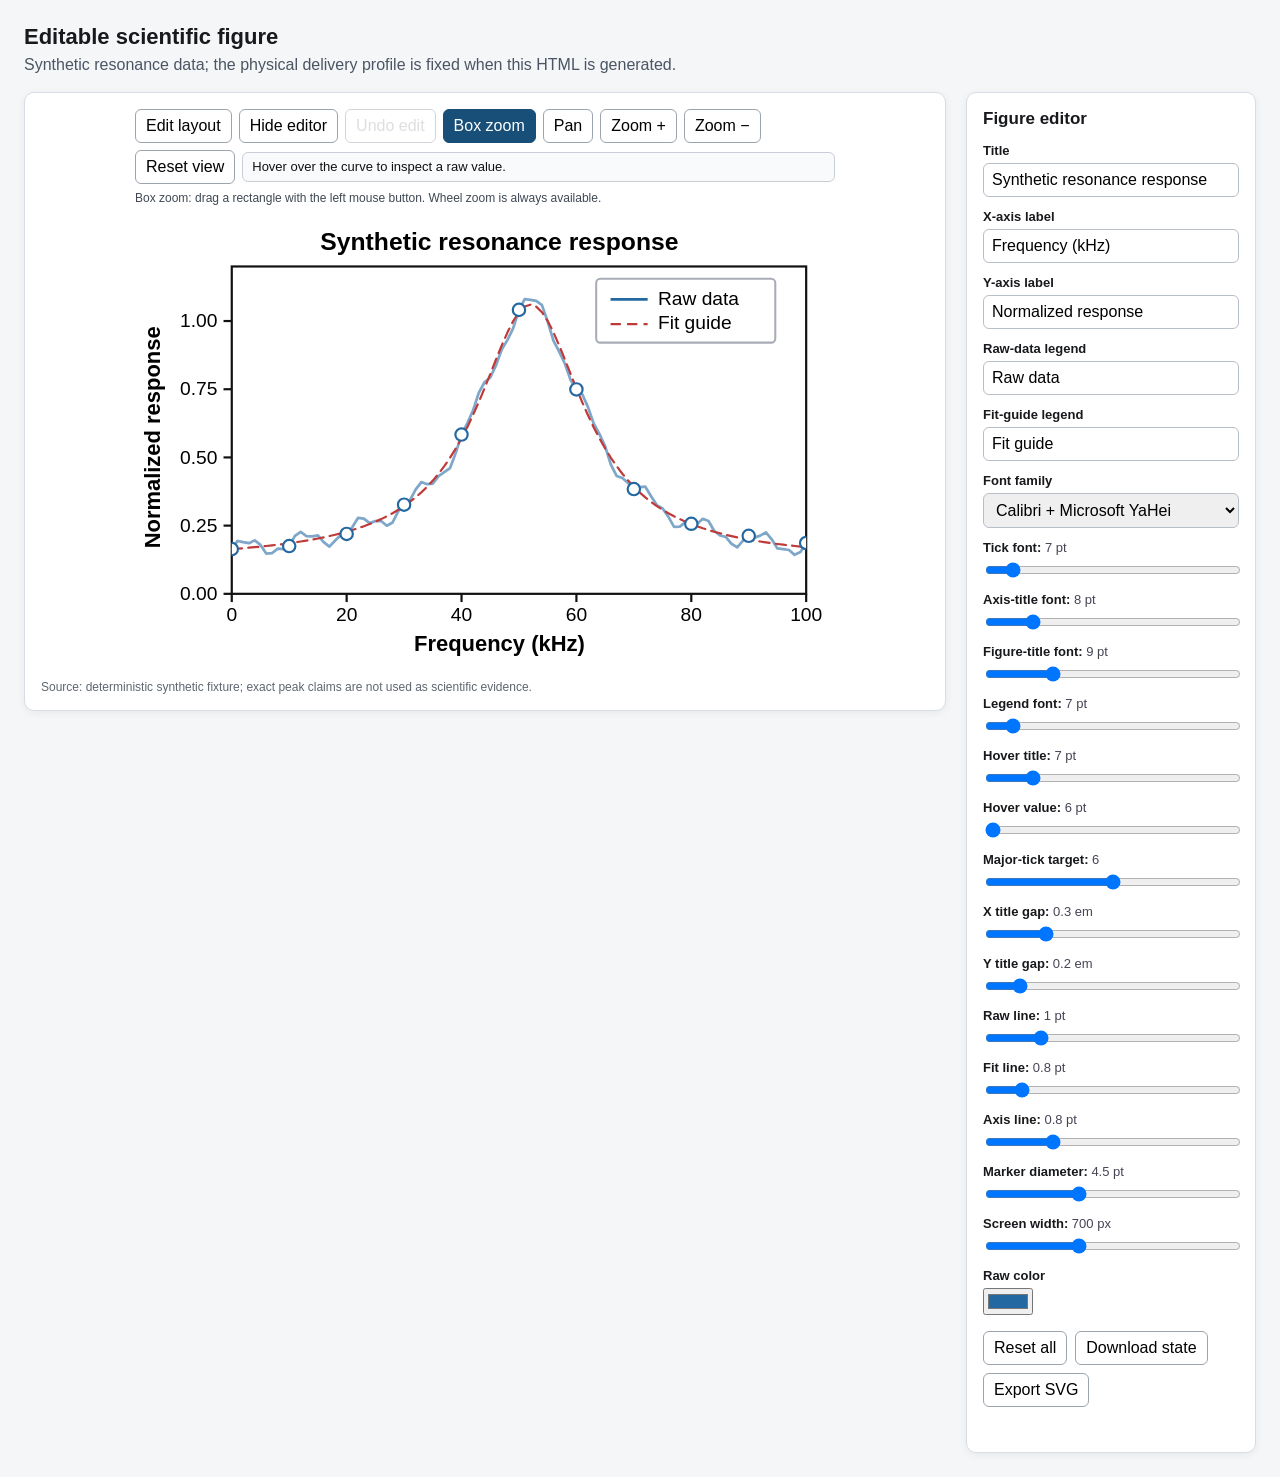
<file: skills/scientific-plotting/tests/fixtures/editable-resonance.html>
<!doctype html>
<html lang="en">
<head>
<meta charset="utf-8">
<meta name="viewport" content="width=device-width, initial-scale=1">
<title>Editable scientific figure fixture</title>
<style>
  :root { color-scheme: light; font-family: Calibri, "Microsoft YaHei", sans-serif; }
  * { box-sizing: border-box; }
  body { margin: 0; padding: 24px; background: #f4f6f8; color: #17191c; }
  main { max-width: 1440px; margin: 0 auto; }
  h1 { margin: 0 0 6px; font-size: 22px; }
  .lede { margin: 0 0 18px; color: #4b5563; }
  .workspace { display: grid; grid-template-columns: minmax(0, 1fr) 290px; gap: 20px; align-items: start; }
  .workspace.editor-collapsed { grid-template-columns: minmax(0, 1fr); }
  .workspace.editor-collapsed .editor { display: none; }
  .figure-card, .editor { background: white; border: 1px solid #d9dde3; border-radius: 10px; box-shadow: 0 2px 8px rgb(0 0 0 / 6%); }
  .figure-card { padding: 16px; overflow: auto; }
  #figure-wrap { width: min(100%, 700px); margin: 0 auto; }
  #chart { display: block; width: 100%; height: auto; background: white; touch-action: none; user-select: none; }
  #chart text { fill: #000; }
  #interaction-surface { fill: transparent; cursor: crosshair; }
  #interaction-surface.pan-mode { cursor: grab; }
  #interaction-surface.pan-mode.dragging { cursor: grabbing; }
  .inspection-toolbar { display: flex; flex-wrap: wrap; gap: 7px; align-items: center; margin: 0 auto 10px; }
  #hover-readout { flex: 1 1 260px; min-height: 30px; padding: 6px 9px; border: 1px solid #c9ced6; border-radius: 6px; background: #f8fafc; color: #111; font-size: 13px; font-variant-numeric: tabular-nums; }
  .mode-button[aria-pressed="true"] { background: #174f78; border-color: #174f78; color: #fff; }
  button:disabled { cursor: not-allowed; opacity: 0.45; }
  #chart.edit-layout #interaction-surface { pointer-events: none; }
  #chart:not(.edit-layout) .layout-editable { pointer-events: none; }
  #chart.edit-layout .layout-editable { cursor: move; pointer-events: auto; }
  #chart.edit-layout .layout-editable:focus { outline: none; filter: drop-shadow(0 0 3px #f59e0b); }
  #chart.edit-layout .layout-selected { filter: drop-shadow(0 0 4px #f59e0b); }
  #chart.edit-layout .scientific-locked { cursor: not-allowed; pointer-events: visiblePainted; }
  .gesture-hint { flex: 1 1 100%; margin: 0; color: #3f4853; font-size: 12px; }
  .editor { padding: 16px; }
  .editor h2 { margin: 0 0 14px; font-size: 17px; }
  .layout-inspector { margin: 0 0 16px; padding: 12px; border: 1px solid #f0b44d; border-radius: 8px; background: #fffaf0; }
  .layout-inspector[hidden] { display: none; }
  .layout-inspector h3 { margin: 0 0 7px; font-size: 15px; }
  .selected-name { margin: 0 0 10px; color: #9a5b00; font-size: 13px; font-weight: 700; }
  .control { display: grid; gap: 5px; margin-bottom: 12px; }
  .control label { font-size: 13px; font-weight: 700; }
  .control output { color: #445; font-weight: 400; }
  input, select, button { font: inherit; }
  input[type="text"], select { width: 100%; padding: 7px 8px; border: 1px solid #b8bec8; border-radius: 6px; }
  input[type="range"] { width: 100%; }
  .actions { display: flex; flex-wrap: wrap; gap: 8px; margin-top: 16px; }
  button { padding: 7px 10px; border: 1px solid #9ba3ad; border-radius: 6px; background: #fff; cursor: pointer; }
  button:hover, button:focus-visible { background: #eef3f8; }
  #status { min-height: 1.4em; margin: 12px 0 0; font-size: 12px; color: #315b44; }
  .source-note { margin: 12px 0 0; font-size: 12px; color: #5f6670; }
  @media (max-width: 760px) {
    body { padding: 12px; }
    .workspace { grid-template-columns: 1fr; }
    .editor { order: 2; }
  }
</style>
</head>
<body>
<main>
  <h1>Editable scientific figure</h1>
  <p class="lede">Synthetic resonance data; the physical delivery profile is fixed when this HTML is generated.</p>
  <div class="workspace">
    <section class="figure-card" aria-label="Editable scientific figure">
      <div id="figure-wrap">
        <div class="inspection-toolbar" aria-label="Figure inspection controls">
          <button id="layout-edit-mode" class="mode-button" type="button" aria-pressed="false">Edit layout</button>
          <button id="toggle-editor-panel" type="button" aria-pressed="true">Hide editor</button>
          <button id="undo-edit" type="button" disabled>Undo edit</button>
          <button id="box-zoom-mode" class="mode-button" type="button" aria-pressed="true">Box zoom</button>
          <button id="pan-mode" class="mode-button" type="button" aria-pressed="false">Pan</button>
          <button id="zoom-in" type="button" aria-label="Zoom in">Zoom +</button>
          <button id="zoom-out" type="button" aria-label="Zoom out">Zoom −</button>
          <button id="reset-view" type="button">Reset view</button>
          <output id="hover-readout" aria-live="polite">Hover over the curve to inspect a raw value.</output>
          <p id="gesture-hint" class="gesture-hint">Box zoom: drag a rectangle with the left mouse button. Wheel zoom is always available.</p>
        </div>
        <svg id="chart" viewBox="0 0 340 220" role="img" aria-labelledby="chart-title chart-desc">
          <title id="chart-title">Synthetic resonance response</title>
          <desc id="chart-desc">Raw synthetic measurements with a fitted Lorentzian guide. Hover to inspect exact values, wheel to zoom, drag a box to zoom both axes, or choose Pan and drag to move both axes.</desc>
          <defs><clipPath id="plot-clip"><rect x="47" y="25" width="279" height="159"/></clipPath></defs>
          <rect x="0" y="0" width="340" height="220" fill="white"/>
          <g id="axes"></g>
          <g id="data-layer" clip-path="url(#plot-clip)">
            <polyline id="raw-line" class="scientific-locked" data-label="Raw data curve (locked)" fill="none" stroke-linejoin="round" stroke-linecap="round"></polyline>
            <polyline id="fit-line" class="scientific-locked" data-label="Fit guide (locked)" fill="none" stroke-linejoin="round" stroke-linecap="round" stroke-dasharray="5 3"></polyline>
            <g id="markers"></g>
            <g id="hover-crosshair" pointer-events="none" visibility="hidden">
              <line id="hover-guide-x" stroke="#217565" stroke-width="1.4" stroke-dasharray="5 4"></line>
              <line id="hover-guide-y" stroke="#217565" stroke-width="1.4" stroke-dasharray="5 4"></line>
              <circle id="hover-point" r="4.2" fill="#217565" stroke="white" stroke-width="1.2"></circle>
            </g>
          </g>
          <g id="hover-tooltip" pointer-events="none" visibility="hidden">
            <rect id="hover-tooltip-box" width="102" height="32" rx="3" fill="white" fill-opacity="0.96" stroke="#217565"></rect>
            <text id="hover-tooltip-series" font-weight="700">Raw data</text>
            <text id="hover-tooltip-value"></text>
          </g>
          <rect id="box-zoom-rect" visibility="hidden" fill="#2468a2" fill-opacity="0.12" stroke="#2468a2" stroke-width="1" stroke-dasharray="4 3" pointer-events="none"></rect>
          <g id="legend" class="layout-editable" data-layout-role="legend" data-label="Legend" tabindex="0" transform="translate(224 31)">
            <rect x="0" y="0" width="87" height="31" rx="2" fill="white" fill-opacity="0.9" stroke="#a8adb5"/>
            <line id="legend-raw-line" x1="7" y1="10" x2="25" y2="10"/>
            <text id="legend-raw" x="30" y="12.5" fill="#000">Raw data</text>
            <line id="legend-fit-line" x1="7" y1="22" x2="25" y2="22" stroke-dasharray="5 3"/>
            <text id="legend-fit" x="30" y="24.5" fill="#000">Fit guide</text>
          </g>
          <text id="plot-title" class="layout-editable" data-layout-role="title" data-label="Figure title" tabindex="0" x="177" y="17" text-anchor="middle" fill="#000"></text>
          <text id="x-label" class="layout-editable" data-layout-role="xLabel" data-label="X-axis title" tabindex="0" x="177" y="212" text-anchor="middle" fill="#000"></text>
          <text id="y-label" class="layout-editable" data-layout-role="yLabel" data-label="Y-axis title" tabindex="0" x="12" y="108" text-anchor="middle" fill="#000" transform="rotate(-90 12 108)"></text>
          <rect id="interaction-surface" x="47" y="25" width="279" height="159" tabindex="0" role="application" aria-label="Interactive plot area. Hover for exact values. In Box zoom mode, left-drag a rectangle to zoom both axes. In Pan mode, left-drag to move both axes. Wheel zoom is always available."></rect>
        </svg>
      </div>
      <p class="source-note">Source: deterministic synthetic fixture; exact peak claims are not used as scientific evidence.</p>
    </section>

    <aside class="editor" aria-label="Figure style editor">
      <h2>Figure editor</h2>
      <section id="layout-inspector" class="layout-inspector" hidden aria-label="Selected layout element">
        <h3>Selected layout element</h3>
        <p id="selected-layout-name" class="selected-name">Nothing selected</p>
        <div id="layout-text-row" class="control"><label for="layout-text">Text</label><input id="layout-text" type="text"></div>
        <div id="layout-font-row" class="control"><label for="layout-font-size">Font size (pt)</label><input id="layout-font-size" type="number" min="6" max="24" step="0.5"></div>
        <div class="control"><label for="layout-offset-x">Horizontal offset</label><input id="layout-offset-x" type="number" step="1"></div>
        <div class="control"><label for="layout-offset-y">Vertical offset</label><input id="layout-offset-y" type="number" step="1"></div>
        <button id="apply-layout-edit" class="apply" type="button">Apply selected element</button>
      </section>
      <div class="control"><label for="title-input">Title</label><input id="title-input" type="text"></div>
      <div class="control"><label for="x-label-input">X-axis label</label><input id="x-label-input" type="text"></div>
      <div class="control"><label for="y-label-input">Y-axis label</label><input id="y-label-input" type="text"></div>
      <div class="control"><label for="raw-legend-input">Raw-data legend</label><input id="raw-legend-input" type="text"></div>
      <div class="control"><label for="fit-legend-input">Fit-guide legend</label><input id="fit-legend-input" type="text"></div>
      <div class="control"><label for="font-family">Font family</label><select id="font-family"><option value='Calibri, "Microsoft YaHei", sans-serif'>Calibri + Microsoft YaHei</option><option value='Arial, "Microsoft YaHei", sans-serif'>Arial + Microsoft YaHei</option></select></div>
      <div class="control"><label for="font-size">Tick font: <output id="font-size-value"></output></label><input id="font-size" type="range" min="6" max="18" step="0.5"></div>
      <div class="control"><label for="axis-label-size">Axis-title font: <output id="axis-label-size-value"></output></label><input id="axis-label-size" type="range" min="6" max="18" step="0.5"></div>
      <div class="control"><label for="title-size">Figure-title font: <output id="title-size-value"></output></label><input id="title-size" type="range" min="6" max="18" step="0.5"></div>
      <div class="control"><label for="legend-size">Legend font: <output id="legend-size-value"></output></label><input id="legend-size" type="range" min="6" max="18" step="0.5"></div>
      <div class="control"><label for="hover-title-size">Hover title: <output id="hover-title-size-value"></output></label><input id="hover-title-size" type="range" min="6" max="12" step="0.5"></div>
      <div class="control"><label for="hover-value-size">Hover value: <output id="hover-value-size-value"></output></label><input id="hover-value-size" type="range" min="6" max="12" step="0.5"></div>
      <div class="control"><label for="major-ticks">Major-tick target: <output id="major-ticks-value"></output></label><input id="major-ticks" type="range" min="4" max="8" step="1"></div>
      <div class="control"><label for="x-axis-title-gap">X title gap: <output id="x-axis-title-gap-value"></output></label><input id="x-axis-title-gap" type="range" min="0.1" max="1" step="0.1"></div>
      <div class="control"><label for="y-axis-title-gap">Y title gap: <output id="y-axis-title-gap-value"></output></label><input id="y-axis-title-gap" type="range" min="0.1" max="1" step="0.1"></div>
      <div class="control"><label for="raw-width">Raw line: <output id="raw-width-value"></output></label><input id="raw-width" type="range" min="0.5" max="3" step="0.1"></div>
      <div class="control"><label for="fit-width">Fit line: <output id="fit-width-value"></output></label><input id="fit-width" type="range" min="0.5" max="3" step="0.1"></div>
      <div class="control"><label for="axis-width">Axis line: <output id="axis-width-value"></output></label><input id="axis-width" type="range" min="0.4" max="2" step="0.1"></div>
      <div class="control"><label for="marker-size">Marker diameter: <output id="marker-size-value"></output></label><input id="marker-size" type="range" min="2" max="9" step="0.5"></div>
      <div class="control"><label for="screen-width">Screen width: <output id="screen-width-value"></output></label><input id="screen-width" type="range" min="420" max="1200" step="10"></div>
      <div class="control"><label for="raw-color">Raw color</label><input id="raw-color" type="color"></div>
      <div class="actions">
        <button id="reset" type="button">Reset all</button>
        <button id="download-state" type="button">Download state</button>
        <button id="export-svg" type="button">Export SVG</button>
      </div>
      <p id="status" role="status"></p>
    </aside>
  </div>
</main>
<script>
const data = {"raw":[{"x":0.0,"y":0.163831},{"x":1.0,"y":0.193741},{"x":2.0,"y":0.189231},{"x":3.0,"y":0.185739},{"x":4.0,"y":0.195914},{"x":5.0,"y":0.179386},{"x":6.0,"y":0.147445},{"x":7.0,"y":0.148792},{"x":8.0,"y":0.165592},{"x":9.0,"y":0.16399},{"x":10.0,"y":0.175078},{"x":11.0,"y":0.21241},{"x":12.0,"y":0.226754},{"x":13.0,"y":0.21141},{"x":14.0,"y":0.210642},{"x":15.0,"y":0.21396},{"x":16.0,"y":0.189431},{"x":17.0,"y":0.173085},{"x":18.0,"y":0.195299},{"x":19.0,"y":0.215669},{"x":20.0,"y":0.219502},{"x":21.0,"y":0.244902},{"x":22.0,"y":0.278715},{"x":23.0,"y":0.275571},{"x":24.0,"y":0.259237},{"x":25.0,"y":0.26634},{"x":26.0,"y":0.267091},{"x":27.0,"y":0.249756},{"x":28.0,"y":0.261551},{"x":29.0,"y":0.30316},{"x":30.0,"y":0.326767},{"x":31.0,"y":0.342546},{"x":32.0,"y":0.381716},{"x":33.0,"y":0.409638},{"x":34.0,"y":0.401963},{"x":35.0,"y":0.4042},{"x":36.0,"y":0.431706},{"x":37.0,"y":0.44644},{"x":38.0,"y":0.461179},{"x":39.0,"y":0.516706},{"x":40.0,"y":0.583813},{"x":41.0,"y":0.625159},{"x":42.0,"y":0.67198},{"x":43.0,"y":0.736727},{"x":44.0,"y":0.775546},{"x":45.0,"y":0.79301},{"x":46.0,"y":0.83761},{"x":47.0,"y":0.895304},{"x":48.0,"y":0.931066},{"x":49.0,"y":0.97424},{"x":50.0,"y":1.040877},{"x":51.0,"y":1.080188},{"x":52.0,"y":1.077637},{"x":53.0,"y":1.073612},{"x":54.0,"y":1.0584},{"x":55.0,"y":0.997993},{"x":56.0,"y":0.928188},{"x":57.0,"y":0.887438},{"x":58.0,"y":0.843388},{"x":59.0,"y":0.783498},{"x":60.0,"y":0.749357},{"x":61.0,"y":0.732627},{"x":62.0,"y":0.685218},{"x":63.0,"y":0.624446},{"x":64.0,"y":0.586119},{"x":65.0,"y":0.540745},{"x":66.0,"y":0.473268},{"x":67.0,"y":0.432015},{"x":68.0,"y":0.424687},{"x":69.0,"y":0.40597},{"x":70.0,"y":0.383982},{"x":71.0,"y":0.391147},{"x":72.0,"y":0.392792},{"x":73.0,"y":0.357505},{"x":74.0,"y":0.32537},{"x":75.0,"y":0.313112},{"x":76.0,"y":0.282774},{"x":77.0,"y":0.245452},{"x":78.0,"y":0.246507},{"x":79.0,"y":0.263025},{"x":80.0,"y":0.256717},{"x":81.0,"y":0.256193},{"x":82.0,"y":0.275035},{"x":83.0,"y":0.267013},{"x":84.0,"y":0.230363},{"x":85.0,"y":0.21373},{"x":86.0,"y":0.208819},{"x":87.0,"y":0.183364},{"x":88.0,"y":0.170354},{"x":89.0,"y":0.195134},{"x":90.0,"y":0.212645},{"x":91.0,"y":0.205907},{"x":92.0,"y":0.213418},{"x":93.0,"y":0.224893},{"x":94.0,"y":0.199735},{"x":95.0,"y":0.166326},{"x":96.0,"y":0.163469},{"x":97.0,"y":0.160627},{"x":98.0,"y":0.14297},{"x":99.0,"y":0.152898},{"x":100.0,"y":0.186244}],"fit":[{"x":0.0,"y":0.163831},{"x":1.0,"y":0.165482},{"x":2.0,"y":0.167228},{"x":3.0,"y":0.169073},{"x":4.0,"y":0.171027},{"x":5.0,"y":0.173098},{"x":6.0,"y":0.175294},{"x":7.0,"y":0.177627},{"x":8.0,"y":0.180106},{"x":9.0,"y":0.182746},{"x":10.0,"y":0.185558},{"x":11.0,"y":0.188559},{"x":12.0,"y":0.191765},{"x":13.0,"y":0.195194},{"x":14.0,"y":0.198868},{"x":15.0,"y":0.202808},{"x":16.0,"y":0.20704},{"x":17.0,"y":0.211593},{"x":18.0,"y":0.216499},{"x":19.0,"y":0.221793},{"x":20.0,"y":0.227516},{"x":21.0,"y":0.233711},{"x":22.0,"y":0.240431},{"x":23.0,"y":0.247732},{"x":24.0,"y":0.255678},{"x":25.0,"y":0.264343},{"x":26.0,"y":0.273808},{"x":27.0,"y":0.284166},{"x":28.0,"y":0.295524},{"x":29.0,"y":0.308},{"x":30.0,"y":0.321728},{"x":31.0,"y":0.33686},{"x":32.0,"y":0.353565},{"x":33.0,"y":0.372032},{"x":34.0,"y":0.392471},{"x":35.0,"y":0.41511},{"x":36.0,"y":0.440193},{"x":37.0,"y":0.467978},{"x":38.0,"y":0.49872},{"x":39.0,"y":0.532664},{"x":40.0,"y":0.570009},{"x":41.0,"y":0.610879},{"x":42.0,"y":0.655264},{"x":43.0,"y":0.702954},{"x":44.0,"y":0.753452},{"x":45.0,"y":0.805876},{"x":46.0,"y":0.858871},{"x":47.0,"y":0.910556},{"x":48.0,"y":0.95855},{"x":49.0,"y":1.000106},{"x":50.0,"y":1.032404},{"x":51.0,"y":1.052946},{"x":52.0,"y":1.06},{"x":53.0,"y":1.052946},{"x":54.0,"y":1.032404},{"x":55.0,"y":1.000106},{"x":56.0,"y":0.95855},{"x":57.0,"y":0.910556},{"x":58.0,"y":0.858871},{"x":59.0,"y":0.805876},{"x":60.0,"y":0.753452},{"x":61.0,"y":0.702954},{"x":62.0,"y":0.655264},{"x":63.0,"y":0.610879},{"x":64.0,"y":0.570009},{"x":65.0,"y":0.532664},{"x":66.0,"y":0.49872},{"x":67.0,"y":0.467978},{"x":68.0,"y":0.440193},{"x":69.0,"y":0.41511},{"x":70.0,"y":0.392471},{"x":71.0,"y":0.372032},{"x":72.0,"y":0.353565},{"x":73.0,"y":0.33686},{"x":74.0,"y":0.321728},{"x":75.0,"y":0.308},{"x":76.0,"y":0.295524},{"x":77.0,"y":0.284166},{"x":78.0,"y":0.273808},{"x":79.0,"y":0.264343},{"x":80.0,"y":0.255678},{"x":81.0,"y":0.247732},{"x":82.0,"y":0.240431},{"x":83.0,"y":0.233711},{"x":84.0,"y":0.227516},{"x":85.0,"y":0.221793},{"x":86.0,"y":0.216499},{"x":87.0,"y":0.211593},{"x":88.0,"y":0.20704},{"x":89.0,"y":0.202808},{"x":90.0,"y":0.198868},{"x":91.0,"y":0.195194},{"x":92.0,"y":0.191765},{"x":93.0,"y":0.188559},{"x":94.0,"y":0.185558},{"x":95.0,"y":0.182746},{"x":96.0,"y":0.180106},{"x":97.0,"y":0.177627},{"x":98.0,"y":0.175294},{"x":99.0,"y":0.173098},{"x":100.0,"y":0.171027}]};
const deliveryProfile = Object.freeze({"label":"90 mm single-column","exportWidthMm":90,"exportHeightMm":58.24,"screenWidthPx":700,"tickPt":7,"axisLabelPt":8,"figureTitlePt":9,"legendPt":7,"hoverTitlePt":7,"hoverValuePt":6,"axisTitleGapEmX":0.3,"axisTitleGapEmY":0.2,"majorTickTarget":6,"rawWidthPt":1.0,"fitWidthPt":0.8,"axisWidthPt":0.8,"markerPt":4.5});
const FIXED_PROFILE_ID = "90mm-single";
const STORAGE_KEY = `scientific-plotting:editable-resonance:${FIXED_PROFILE_ID}:v2`;
const layoutRoles = Object.freeze({
  title: {label: "Figure title", textKey: "title", fontKey: "titlePt"},
  xLabel: {label: "X-axis title", textKey: "xLabel", fontKey: "axisLabelPt"},
  yLabel: {label: "Y-axis title", textKey: "yLabel", fontKey: "axisLabelPt"},
  legend: {label: "Legend", textKey: null, fontKey: "legendPt"},
});
function freshLayoutOffsets() {
  return Object.fromEntries(Object.keys(layoutRoles).map(role => [role, {x: 0, y: 0}]));
}
function freshLayoutFontOverrides() {
  return Object.fromEntries(Object.keys(layoutRoles).map(role => [role, null]));
}
function profileState() {
  const profile = deliveryProfile;
  return {
    profileId: FIXED_PROFILE_ID,
    exportWidthMm: profile.exportWidthMm,
    exportHeightMm: profile.exportHeightMm,
    screenWidth: profile.screenWidthPx,
    fontPt: profile.tickPt,
    axisLabelPt: profile.axisLabelPt,
    titlePt: profile.figureTitlePt,
    legendPt: profile.legendPt,
    hoverTitlePt: profile.hoverTitlePt,
    hoverValuePt: profile.hoverValuePt,
    axisTitleGapEmX: profile.axisTitleGapEmX,
    axisTitleGapEmY: profile.axisTitleGapEmY,
    majorTickTarget: profile.majorTickTarget,
    rawWidthPt: profile.rawWidthPt,
    fitWidthPt: profile.fitWidthPt,
    axisWidthPt: profile.axisWidthPt,
    markerPt: profile.markerPt,
  };
}
const initialState = Object.freeze({
  ...profileState(),
  title: "Synthetic resonance response",
  xLabel: "Frequency (kHz)",
  yLabel: "Normalized response",
  rawLegend: "Raw data",
  fitLegend: "Fit guide",
  fontFamily: 'Calibri, "Microsoft YaHei", sans-serif',
  rawColor: "#2468a2",
  fitColor: "#c03a3a",
  xMin: 0,
  xMax: 100,
  yMin: 0,
  yMax: 1.2,
  interactionMode: "zoom",
  uiMode: "inspect",
  layoutOffsets: freshLayoutOffsets(),
  layoutFontOverrides: freshLayoutFontOverrides()
});
function cloneState(source) {
  return {
    ...source,
    layoutOffsets: Object.fromEntries(Object.entries(source.layoutOffsets || freshLayoutOffsets()).map(([role, offset]) => [role, {...offset}])),
    layoutFontOverrides: {...freshLayoutFontOverrides(), ...(source.layoutFontOverrides || {})},
  };
}
let state = cloneState(initialState);
let hoverIndex = null;
let selectedLayoutRole = null;
let layoutDrag = null;
const history = [];
const PT_TO_UNIT = 96 / 72;
const NS = "http://www.w3.org/2000/svg";
const plot = {left: 47, right: 326, top: 25, bottom: 184, fullXMin: 0, fullXMax: 100, fullYMin: 0, fullYMax: 1.2};

function sx(x) { return plot.left + (x - state.xMin) / (state.xMax - state.xMin) * (plot.right - plot.left); }
function sy(y) { return plot.bottom - (y - state.yMin) / (state.yMax - state.yMin) * (plot.bottom - plot.top); }
function ix(px) { return state.xMin + (px - plot.left) / (plot.right - plot.left) * (state.xMax - state.xMin); }
function iy(py) { return state.yMin + (plot.bottom - py) / (plot.bottom - plot.top) * (state.yMax - state.yMin); }
function points(values) { return values.map(d => `${sx(d.x).toFixed(2)},${sy(d.y).toFixed(2)}`).join(" "); }
function svgEl(name, attrs = {}) {
  const el = document.createElementNS(NS, name);
  for (const [key, value] of Object.entries(attrs)) el.setAttribute(key, String(value));
  return el;
}
function setText(id, value) { document.getElementById(id).textContent = value; }

function persistState() {
  localStorage.setItem(STORAGE_KEY, JSON.stringify(cloneState(state)));
}

function updateUndoButton() {
  document.getElementById("undo-edit").disabled = history.length === 0;
}

function snapshotState() {
  history.push(JSON.stringify(cloneState(state)));
  if (history.length > 30) history.shift();
  updateUndoButton();
}

function clearLayoutSelection() {
  Object.keys(layoutRoles).forEach(role => layoutElement(role)?.classList.remove("layout-selected"));
  selectedLayoutRole = null;
  document.getElementById("layout-inspector").hidden = true;
}

function layoutElement(role) {
  return {title: "plot-title", xLabel: "x-label", yLabel: "y-label", legend: "legend"}[role]
    ? document.getElementById({title: "plot-title", xLabel: "x-label", yLabel: "y-label", legend: "legend"}[role])
    : null;
}

function syncLayoutInspector() {
  const inspector = document.getElementById("layout-inspector");
  if (!selectedLayoutRole) {
    inspector.hidden = true;
    return;
  }
  const definition = layoutRoles[selectedLayoutRole];
  const offset = state.layoutOffsets[selectedLayoutRole];
  inspector.hidden = false;
  setText("selected-layout-name", `${definition.label} — presentation element`);
  const hasText = Boolean(definition.textKey);
  document.getElementById("layout-text-row").hidden = !hasText;
  document.getElementById("layout-text").value = hasText ? state[definition.textKey] : "";
  document.getElementById("layout-font-row").hidden = false;
  document.getElementById("layout-font-size").value = state.layoutFontOverrides[selectedLayoutRole] ?? state[definition.fontKey];
  document.getElementById("layout-offset-x").value = Number(offset.x.toFixed(2));
  document.getElementById("layout-offset-y").value = Number(offset.y.toFixed(2));
}

function selectLayoutRole(role) {
  if (!layoutRoles[role]) return;
  clearLayoutSelection();
  selectedLayoutRole = role;
  document.querySelector?.(".workspace")?.classList.remove("editor-collapsed");
  document.getElementById("toggle-editor-panel").setAttribute("aria-pressed", "true");
  setText("toggle-editor-panel", "Hide editor");
  layoutElement(role)?.classList.add("layout-selected");
  syncLayoutInspector();
  setText("status", `${layoutRoles[role].label} selected. Drag it or edit its properties.`);
}

function setUiMode(mode) {
  if (mode !== "inspect" && mode !== "layout") return;
  state.uiMode = mode;
  hoverIndex = null;
  if (mode !== "layout") clearLayoutSelection();
  render();
}

function applySelectedLayoutEdit() {
  if (!selectedLayoutRole) {
    setText("status", "Select a title, axis title, or legend first.");
    return;
  }
  snapshotState();
  const definition = layoutRoles[selectedLayoutRole];
  if (definition.textKey) state[definition.textKey] = document.getElementById("layout-text").value;
  state.layoutFontOverrides[selectedLayoutRole] = Number(document.getElementById("layout-font-size").value);
  state.layoutOffsets[selectedLayoutRole] = {
    x: Number(document.getElementById("layout-offset-x").value),
    y: Number(document.getElementById("layout-offset-y").value),
  };
  persistState();
  render();
  selectLayoutRole(selectedLayoutRole);
  setText("status", "Layout edit applied and saved in this browser.");
}

function niceTicks(minimum, maximum, targetCount = 6) {
  const span = maximum - minimum;
  if (!(span > 0) || !Number.isFinite(span)) return [minimum];
  const target = Math.max(2, Math.round(targetCount));
  const rawStep = span / (target - 1);
  const baseExponent = Math.floor(Math.log10(rawStep));
  const factors = [1, 2, 2.5, 5, 10];
  let best = null;
  for (let exponent = baseExponent - 1; exponent <= baseExponent + 1; exponent += 1) {
    for (const factor of factors) {
      const step = factor * 10 ** exponent;
      const epsilon = step * 1e-9;
      const start = Math.ceil((minimum - epsilon) / step) * step;
      const end = Math.floor((maximum + epsilon) / step) * step;
      const count = Math.max(0, Math.floor((end - start) / step + 1 + 1e-9));
      if (count < 2) continue;
      const preferredPenalty = count < 5 ? (5 - count) * 10 : count > 6 ? (count - 6) * 10 : 0;
      const stepPenalty = Math.abs(Math.log(step / rawStep));
      const score = preferredPenalty + stepPenalty;
      if (!best || score < best.score) best = {score, start, step, count};
    }
  }
  if (!best) return [minimum, maximum];
  return Array.from({length: best.count}, (_, index) => {
    const value = best.start + index * best.step;
    return Math.abs(value) < best.step * 1e-10 ? 0 : Number(value.toPrecision(12));
  });
}

function formatTick(value, step) {
  let decimals = 0;
  while (decimals < 6 && Math.abs(step * 10 ** decimals - Math.round(step * 10 ** decimals)) > 1e-8) decimals += 1;
  return value.toFixed(decimals);
}

function clampView() {
  const clampRange = (minimum, maximum, fullMinimum, fullMaximum, minSpan) => {
    const fullSpan = fullMaximum - fullMinimum;
    const span = Math.min(fullSpan, Math.max(minSpan, maximum - minimum));
    const nextMinimum = Math.max(fullMinimum, Math.min(minimum, fullMaximum - span));
    return [nextMinimum, nextMinimum + span];
  };
  [state.xMin, state.xMax] = clampRange(state.xMin, state.xMax, plot.fullXMin, plot.fullXMax, 2);
  [state.yMin, state.yMax] = clampRange(state.yMin, state.yMax, plot.fullYMin, plot.fullYMax, 0.04);
}

function zoomAt(factor, px = (plot.left + plot.right) / 2, py = (plot.top + plot.bottom) / 2) {
  const anchorX = ix(px);
  const anchorY = iy(py);
  state.xMin = anchorX - (anchorX - state.xMin) * factor;
  state.xMax = anchorX + (state.xMax - anchorX) * factor;
  state.yMin = anchorY - (anchorY - state.yMin) * factor;
  state.yMax = anchorY + (state.yMax - anchorY) * factor;
  clampView();
  render();
}

function panBySvg(dx, dy) {
  const dataDx = dx / (plot.right - plot.left) * (state.xMax - state.xMin);
  const dataDy = dy / (plot.bottom - plot.top) * (state.yMax - state.yMin);
  state.xMin -= dataDx;
  state.xMax -= dataDx;
  state.yMin += dataDy;
  state.yMax += dataDy;
  clampView();
  render();
}

function resetView() {
  state.xMin = initialState.xMin;
  state.xMax = initialState.xMax;
  state.yMin = initialState.yMin;
  state.yMax = initialState.yMax;
  hoverIndex = null;
  render();
}

function hoverNearestAt(px, py) {
  let nearestIndex = null;
  let nearestDistance = Infinity;
  data.raw.forEach((point, index) => {
    if (point.x < state.xMin || point.x > state.xMax || point.y < state.yMin || point.y > state.yMax) return;
    const distance = Math.hypot(sx(point.x) - px, sy(point.y) - py);
    if (distance < nearestDistance) {
      nearestDistance = distance;
      nearestIndex = index;
    }
  });
  hoverIndex = nearestIndex;
  drawHover();
}

function clearHover() {
  hoverIndex = null;
  drawHover();
}

function setInteractionMode(mode) {
  if (mode !== "zoom" && mode !== "pan") return;
  state.interactionMode = mode;
  clearHover();
  renderInteractionMode();
}

function applyBoxZoom(x0, y0, x1, y1) {
  const left = Math.max(plot.left, Math.min(x0, x1));
  const right = Math.min(plot.right, Math.max(x0, x1));
  const top = Math.max(plot.top, Math.min(y0, y1));
  const bottom = Math.min(plot.bottom, Math.max(y0, y1));
  if (right - left < 5 || bottom - top < 5) return false;
  const nextXMin = ix(left);
  const nextXMax = ix(right);
  const nextYMin = iy(bottom);
  const nextYMax = iy(top);
  state.xMin = nextXMin;
  state.xMax = nextXMax;
  state.yMin = nextYMin;
  state.yMax = nextYMax;
  clampView();
  clearHover();
  render();
  return true;
}

function drawAxes() {
  const axes = document.getElementById("axes");
  axes.replaceChildren();
  const axisStroke = state.axisWidthPt * PT_TO_UNIT;
  const box = svgEl("rect", {x: plot.left, y: plot.top, width: plot.right - plot.left, height: plot.bottom - plot.top, fill: "none", stroke: "#111", "stroke-width": axisStroke, class: "scientific-locked", "data-label": "Axis frame (locked)"});
  axes.appendChild(box);
  const xSpan = state.xMax - state.xMin;
  const ySpan = state.yMax - state.yMin;
  const xTicks = niceTicks(state.xMin, state.xMax, state.majorTickTarget);
  const yTicks = niceTicks(state.yMin, state.yMax, state.majorTickTarget);
  const xStep = xTicks.length > 1 ? xTicks[1] - xTicks[0] : xSpan;
  const yStep = yTicks.length > 1 ? yTicks[1] - yTicks[0] : ySpan;
  for (const x of xTicks) {
    const px = sx(x);
    axes.appendChild(svgEl("line", {x1: px, y1: plot.bottom, x2: px, y2: plot.bottom + 4, stroke: "#111", "stroke-width": axisStroke, class: "scientific-locked", "data-label": "X tick (locked)"}));
    const label = svgEl("text", {x: px, y: plot.bottom + 13, "text-anchor": "middle", fill: "#000", "data-axis": "x", "data-value": x, class: "x-tick-label scientific-locked", "data-label": "X tick label (locked)"});
    label.textContent = formatTick(x, xStep);
    axes.appendChild(label);
  }
  for (const y of yTicks) {
    const py = sy(y);
    axes.appendChild(svgEl("line", {x1: plot.left - 4, y1: py, x2: plot.left, y2: py, stroke: "#111", "stroke-width": axisStroke, class: "scientific-locked", "data-label": "Y tick (locked)"}));
    const label = svgEl("text", {x: plot.left - 7, y: py + 3, "text-anchor": "end", fill: "#000", "data-axis": "y", "data-value": y, class: "scientific-locked", "data-label": "Y tick label (locked)"});
    label.textContent = formatTick(y, yStep);
    axes.appendChild(label);
  }
}

function layoutAxisTitles() {
  const tickPx = state.fontPt * PT_TO_UNIT;
  const xLabelPx = (state.layoutFontOverrides.xLabel ?? state.axisLabelPt) * PT_TO_UNIT;
  const yLabelPx = (state.layoutFontOverrides.yLabel ?? state.axisLabelPt) * PT_TO_UNIT;
  const xGap = state.axisTitleGapEmX * xLabelPx;
  const yGap = state.axisTitleGapEmY * yLabelPx;
  const xLabel = document.getElementById("x-label");
  const safeBox = element => {
    try {
      const box = element.getBBox?.();
      return box && [box.x, box.y, box.width, box.height].every(Number.isFinite) ? box : null;
    } catch (_error) {
      return null;
    }
  };
  const tickBoxes = Array.from(document.getElementById("axes").querySelectorAll(".x-tick-label"))
    .map(safeBox)
    .filter(Boolean);
  const currentLabelY = Number(xLabel.getAttribute("y")) || 0;
  const xLabelBox = safeBox(xLabel);
  const tickBottom = tickBoxes.length
    ? Math.max(...tickBoxes.map(box => box.y + box.height))
    : plot.bottom + 13 + 0.2 * tickPx;
  const labelBaselineFromTop = xLabelBox
    ? currentLabelY - xLabelBox.y
    : 0.8 * xLabelPx;
  const xLabelBaseline = tickBottom + xGap + labelBaselineFromTop;
  xLabel.setAttribute("x", (177 + state.layoutOffsets.xLabel.x).toFixed(2));
  xLabel.setAttribute("y", (xLabelBaseline + state.layoutOffsets.xLabel.y).toFixed(2));
  xLabel.setAttribute("data-gap-em", state.axisTitleGapEmX);
  xLabel.setAttribute("data-gap-method", tickBoxes.length && xLabelBox ? "bbox" : "estimated");

  const yTicks = niceTicks(state.yMin, state.yMax, state.majorTickTarget);
  const yStep = yTicks.length > 1 ? yTicks[1] - yTicks[0] : state.yMax - state.yMin;
  const widestYLabel = Math.max(...yTicks.map(value => formatTick(value, yStep).length));
  const estimatedTickWidth = widestYLabel * 0.55 * tickPx;
  const yLabelX = Math.max(7, plot.left - 7 - estimatedTickWidth - yGap - 0.5 * yLabelPx);
  const yLabel = document.getElementById("y-label");
  const movedYLabelX = yLabelX + state.layoutOffsets.yLabel.x;
  const movedYLabelY = 108 + state.layoutOffsets.yLabel.y;
  yLabel.setAttribute("x", movedYLabelX.toFixed(2));
  yLabel.setAttribute("y", movedYLabelY.toFixed(2));
  yLabel.setAttribute("transform", `rotate(-90 ${movedYLabelX.toFixed(2)} ${movedYLabelY.toFixed(2)})`);
  yLabel.setAttribute("data-gap-em", state.axisTitleGapEmY);
}

function drawMarkers() {
  const markers = document.getElementById("markers");
  markers.replaceChildren();
  const radius = state.markerPt * PT_TO_UNIT / 2;
  data.raw.filter((_, i) => i % 10 === 0).forEach(d => {
    markers.appendChild(svgEl("circle", {cx: sx(d.x), cy: sy(d.y), r: radius, fill: "white", stroke: state.rawColor, "stroke-width": 0.8 * PT_TO_UNIT, class: "scientific-locked", "data-label": "Measured marker (locked)"}));
  });
}

function drawHover() {
  const crosshair = document.getElementById("hover-crosshair");
  const tooltip = document.getElementById("hover-tooltip");
  if (hoverIndex === null) {
    crosshair.setAttribute("visibility", "hidden");
    tooltip.setAttribute("visibility", "hidden");
    setText("hover-readout", "Hover over the curve to inspect a raw value.");
    return;
  }
  const point = data.raw[hoverIndex];
  const visible = point.x >= state.xMin && point.x <= state.xMax && point.y >= state.yMin && point.y <= state.yMax;
  if (!visible) {
    clearHover();
    return;
  }
  const px = sx(point.x);
  const py = sy(point.y);
  const vertical = document.getElementById("hover-guide-x");
  const horizontal = document.getElementById("hover-guide-y");
  vertical.setAttribute("x1", px); vertical.setAttribute("x2", px);
  vertical.setAttribute("y1", plot.top); vertical.setAttribute("y2", plot.bottom);
  horizontal.setAttribute("x1", plot.left); horizontal.setAttribute("x2", plot.right);
  horizontal.setAttribute("y1", py); horizontal.setAttribute("y2", py);
  const marker = document.getElementById("hover-point");
  marker.setAttribute("cx", px); marker.setAttribute("cy", py);
  const series = document.getElementById("hover-tooltip-series");
  const value = document.getElementById("hover-tooltip-value");
  value.textContent = `x ${point.x.toFixed(3)}; y ${point.y.toFixed(6)}`;
  const titlePx = state.hoverTitlePt * PT_TO_UNIT;
  const valuePx = state.hoverValuePt * PT_TO_UNIT;
  const tooltipWidth = Math.min(150, Math.max(78, 12 + Math.max(8 * titlePx * 0.62, value.textContent.length * valuePx * 0.55)));
  const tooltipHeight = 9 + titlePx + valuePx;
  const tooltipX = px > (plot.left + plot.right) / 2 ? px - tooltipWidth - 7 : px + 7;
  const tooltipY = Math.max(plot.top + 2, Math.min(py - tooltipHeight - 4, plot.bottom - tooltipHeight - 2));
  const box = document.getElementById("hover-tooltip-box");
  box.setAttribute("x", tooltipX); box.setAttribute("y", tooltipY);
  box.setAttribute("width", tooltipWidth.toFixed(2)); box.setAttribute("height", tooltipHeight.toFixed(2));
  series.setAttribute("x", tooltipX + 6); series.setAttribute("y", tooltipY + titlePx);
  value.setAttribute("x", tooltipX + 6); value.setAttribute("y", tooltipY + titlePx + valuePx + 3);
  crosshair.setAttribute("visibility", "visible");
  tooltip.setAttribute("visibility", "visible");
  setText("hover-readout", `Raw data — Frequency: ${point.x.toFixed(3)} kHz; response: ${point.y.toFixed(6)}`);
}

function renderInteractionMode() {
  const isLayout = state.uiMode === "layout";
  const isZoom = state.interactionMode === "zoom";
  document.getElementById("layout-edit-mode").setAttribute("aria-pressed", String(isLayout));
  document.getElementById("box-zoom-mode").setAttribute("aria-pressed", String(!isLayout && isZoom));
  document.getElementById("pan-mode").setAttribute("aria-pressed", String(!isLayout && !isZoom));
  for (const id of ["box-zoom-mode", "pan-mode", "zoom-in", "zoom-out", "reset-view"]) {
    document.getElementById(id).disabled = isLayout;
  }
  document.getElementById("chart").classList.toggle("edit-layout", isLayout);
  document.getElementById("interaction-surface").classList.toggle("pan-mode", !isZoom);
  setText("gesture-hint", isLayout
    ? "Layout edit: click or drag the title, axis titles, or legend. Scientific curves, points, axes, and ticks are locked."
    : isZoom
      ? "Box zoom: drag a rectangle with the left mouse button. Wheel zoom is always available."
      : "Pan: drag with the left mouse button to move both axes. Wheel zoom is always available.");
}

function render() {
  document.getElementById("figure-wrap").style.width = `min(100%, ${state.screenWidth}px)`;
  const chart = document.getElementById("chart");
  chart.style.fontFamily = state.fontFamily;
  chart.style.fontSize = `${state.fontPt * PT_TO_UNIT}px`;
  drawAxes();
  const raw = document.getElementById("raw-line");
  raw.setAttribute("points", points(data.raw));
  raw.setAttribute("stroke", state.rawColor);
  raw.setAttribute("stroke-width", state.rawWidthPt * PT_TO_UNIT);
  raw.setAttribute("opacity", "0.58");
  const fit = document.getElementById("fit-line");
  fit.setAttribute("points", points(data.fit));
  fit.setAttribute("stroke", state.fitColor);
  fit.setAttribute("stroke-width", state.fitWidthPt * PT_TO_UNIT);
  drawMarkers();
  drawHover();
  renderInteractionMode();
  setText("plot-title", state.title);
  setText("chart-title", state.title);
  setText("x-label", state.xLabel);
  setText("y-label", state.yLabel);
  setText("legend-raw", state.rawLegend);
  setText("legend-fit", state.fitLegend);
  const titleOffset = state.layoutOffsets.title;
  document.getElementById("plot-title").setAttribute("x", (177 + titleOffset.x).toFixed(2));
  document.getElementById("plot-title").setAttribute("y", (17 + titleOffset.y).toFixed(2));
  document.getElementById("plot-title").style.fontSize = `${(state.layoutFontOverrides.title ?? state.titlePt) * PT_TO_UNIT}px`;
  document.getElementById("plot-title").style.fontWeight = "700";
  for (const [id, role] of [["x-label", "xLabel"], ["y-label", "yLabel"]]) {
    document.getElementById(id).style.fontSize = `${(state.layoutFontOverrides[role] ?? state.axisLabelPt) * PT_TO_UNIT}px`;
    document.getElementById(id).style.fontWeight = "700";
  }
  for (const id of ["legend-raw", "legend-fit"]) {
    document.getElementById(id).style.fontSize = `${(state.layoutFontOverrides.legend ?? state.legendPt) * PT_TO_UNIT}px`;
  }
  document.getElementById("hover-tooltip-series").style.fontSize = `${state.hoverTitlePt * PT_TO_UNIT}px`;
  document.getElementById("hover-tooltip-value").style.fontSize = `${state.hoverValuePt * PT_TO_UNIT}px`;
  layoutAxisTitles();
  const legendOffset = state.layoutOffsets.legend;
  document.getElementById("legend").setAttribute("transform", `translate(${(224 + legendOffset.x).toFixed(2)} ${(31 + legendOffset.y).toFixed(2)})`);
  for (const id of ["legend-raw-line", "legend-fit-line"]) {
    document.getElementById(id).setAttribute("stroke", id.includes("raw") ? state.rawColor : state.fitColor);
    document.getElementById(id).setAttribute("stroke-width", (id.includes("raw") ? state.rawWidthPt : state.fitWidthPt) * PT_TO_UNIT);
  }
  Object.keys(layoutRoles).forEach(role => layoutElement(role)?.classList.toggle("layout-selected", role === selectedLayoutRole));
  syncLayoutInspector();
  syncControls();
}

function bindRange(id, key, suffix) {
  const input = document.getElementById(id);
  input.addEventListener("input", () => { state[key] = Number(input.value); render(); });
  input.addEventListener("change", persistState);
  return () => { input.value = state[key]; setText(`${id}-value`, `${state[key]}${suffix}`); };
}
const syncers = [
  bindRange("font-size", "fontPt", " pt"),
  bindRange("axis-label-size", "axisLabelPt", " pt"),
  bindRange("title-size", "titlePt", " pt"),
  bindRange("legend-size", "legendPt", " pt"),
  bindRange("hover-title-size", "hoverTitlePt", " pt"),
  bindRange("hover-value-size", "hoverValuePt", " pt"),
  bindRange("major-ticks", "majorTickTarget", ""),
  bindRange("x-axis-title-gap", "axisTitleGapEmX", " em"),
  bindRange("y-axis-title-gap", "axisTitleGapEmY", " em"),
  bindRange("raw-width", "rawWidthPt", " pt"),
  bindRange("fit-width", "fitWidthPt", " pt"),
  bindRange("axis-width", "axisWidthPt", " pt"),
  bindRange("marker-size", "markerPt", " pt"),
  bindRange("screen-width", "screenWidth", " px")
];
function bindText(id, key) {
  const input = document.getElementById(id);
  input.addEventListener("input", e => { state[key] = e.target.value; render(); });
  input.addEventListener("change", persistState);
}
bindText("title-input", "title");
bindText("x-label-input", "xLabel");
bindText("y-label-input", "yLabel");
bindText("raw-legend-input", "rawLegend");
bindText("fit-legend-input", "fitLegend");
document.getElementById("font-family").addEventListener("change", e => { state.fontFamily = e.target.value; render(); persistState(); });
document.getElementById("raw-color").addEventListener("input", e => { state.rawColor = e.target.value; render(); });
document.getElementById("raw-color").addEventListener("change", persistState);

function syncControls() {
  document.getElementById("title-input").value = state.title;
  document.getElementById("x-label-input").value = state.xLabel;
  document.getElementById("y-label-input").value = state.yLabel;
  document.getElementById("raw-legend-input").value = state.rawLegend;
  document.getElementById("fit-legend-input").value = state.fitLegend;
  document.getElementById("font-family").value = state.fontFamily;
  document.getElementById("raw-color").value = state.rawColor;
  syncers.forEach(sync => sync());
}

function clientToSvg(event) {
  const chart = document.getElementById("chart");
  const bounds = chart.getBoundingClientRect();
  return {
    x: (event.clientX - bounds.left) / bounds.width * 340,
    y: (event.clientY - bounds.top) / bounds.height * 220,
  };
}

const chartNode = document.getElementById("chart");
chartNode.addEventListener("pointerdown", event => {
  if (state.uiMode !== "layout") return;
  const editable = event.target.closest?.(".layout-editable");
  const locked = event.target.closest?.(".scientific-locked");
  if (!editable) {
    if (locked) setText("status", `${locked.dataset?.label || "Scientific element"} cannot be moved; edit its semantic state instead.`);
    return;
  }
  event.preventDefault();
  const role = editable.dataset.layoutRole;
  selectLayoutRole(role);
  snapshotState();
  const point = clientToSvg(event);
  layoutDrag = {role, startX: point.x, startY: point.y, startOffset: {...state.layoutOffsets[role]}, moved: false};
  editable.setPointerCapture?.(event.pointerId);
});
chartNode.addEventListener("pointermove", event => {
  if (!layoutDrag) return;
  event.preventDefault();
  const point = clientToSvg(event);
  const dx = point.x - layoutDrag.startX;
  const dy = point.y - layoutDrag.startY;
  if (Math.hypot(dx, dy) > 0.75) layoutDrag.moved = true;
  state.layoutOffsets[layoutDrag.role] = {x: layoutDrag.startOffset.x + dx, y: layoutDrag.startOffset.y + dy};
  render();
});
function finishLayoutDrag() {
  if (!layoutDrag) return;
  if (layoutDrag.moved) {
    persistState();
    setText("status", `${layoutRoles[layoutDrag.role].label} moved and saved in this browser.`);
  } else {
    history.pop();
    updateUndoButton();
  }
  layoutDrag = null;
}
chartNode.addEventListener("pointerup", finishLayoutDrag);
chartNode.addEventListener("pointercancel", finishLayoutDrag);
chartNode.addEventListener("keydown", event => {
  if (state.uiMode !== "layout" || !["Enter", " "].includes(event.key)) return;
  const editable = event.target.closest?.(".layout-editable");
  if (!editable) return;
  event.preventDefault();
  selectLayoutRole(editable.dataset.layoutRole);
});

const surface = document.getElementById("interaction-surface");
let dragState = null;
surface.addEventListener("wheel", event => {
  event.preventDefault();
  const point = clientToSvg(event);
  zoomAt(event.deltaY < 0 ? 0.82 : 1.22, point.x, point.y);
});
surface.addEventListener("pointerdown", event => {
  if (event.button !== undefined && event.button !== 0) return;
  event.preventDefault();
  const point = clientToSvg(event);
  dragState = {mode: state.interactionMode, startX: point.x, startY: point.y, lastX: point.x, lastY: point.y, moved: false};
  clearHover();
  surface.classList.add("dragging");
  surface.setPointerCapture?.(event.pointerId);
});
surface.addEventListener("pointermove", event => {
  const point = clientToSvg(event);
  if (!dragState) {
    if (event.pointerType !== "touch") hoverNearestAt(point.x, point.y);
    return;
  }
  event.preventDefault();
  const dx = point.x - dragState.lastX;
  const dy = point.y - dragState.lastY;
  if (Math.hypot(point.x - dragState.startX, point.y - dragState.startY) > 3) dragState.moved = true;
  dragState.lastX = point.x;
  dragState.lastY = point.y;
  if (!dragState.moved) return;
  if (dragState.mode === "pan") {
    panBySvg(dx, dy);
  } else {
    const brush = document.getElementById("box-zoom-rect");
    const x = Math.max(plot.left, Math.min(dragState.startX, point.x));
    const y = Math.max(plot.top, Math.min(dragState.startY, point.y));
    const right = Math.min(plot.right, Math.max(dragState.startX, point.x));
    const bottom = Math.min(plot.bottom, Math.max(dragState.startY, point.y));
    brush.setAttribute("x", x); brush.setAttribute("y", y);
    brush.setAttribute("width", Math.max(0, right - x)); brush.setAttribute("height", Math.max(0, bottom - y));
    brush.setAttribute("visibility", "visible");
  }
});
function finishPointer(event) {
  if (!dragState) return;
  const point = clientToSvg(event);
  if (dragState.mode === "zoom" && dragState.moved) {
    applyBoxZoom(dragState.startX, dragState.startY, point.x, point.y);
  } else if (!dragState.moved) {
    hoverNearestAt(point.x, point.y);
  }
  dragState = null;
  document.getElementById("box-zoom-rect").setAttribute("visibility", "hidden");
  surface.classList.remove("dragging");
}
surface.addEventListener("pointerup", finishPointer);
surface.addEventListener("pointercancel", () => {
  dragState = null;
  document.getElementById("box-zoom-rect").setAttribute("visibility", "hidden");
  surface.classList.remove("dragging");
});
surface.addEventListener("pointerleave", () => { if (!dragState) clearHover(); });
surface.addEventListener("keydown", event => {
  if (event.key === "+" || event.key === "=") zoomAt(0.82);
  else if (event.key === "-") zoomAt(1.22);
  else if (event.key === "ArrowLeft") panBySvg(-12, 0);
  else if (event.key === "ArrowRight") panBySvg(12, 0);
  else if (event.key === "ArrowUp") panBySvg(0, -12);
  else if (event.key === "ArrowDown") panBySvg(0, 12);
  else if (event.key === "Enter") hoverNearestAt((plot.left + plot.right) / 2, (plot.top + plot.bottom) / 2);
  else if (event.key === "Escape") clearHover();
  else return;
  event.preventDefault();
});

document.getElementById("box-zoom-mode").addEventListener("click", () => { setInteractionMode("zoom"); setText("status", "Box zoom mode: left-drag a rectangle to zoom both axes."); });
document.getElementById("pan-mode").addEventListener("click", () => { setInteractionMode("pan"); setText("status", "Pan mode: left-drag to move both axes."); });
document.getElementById("layout-edit-mode").addEventListener("click", () => {
  const nextMode = state.uiMode === "layout" ? "inspect" : "layout";
  setUiMode(nextMode);
  setText("status", nextMode === "layout"
    ? "Layout edit enabled. Click or drag a presentation element; scientific data are locked."
    : "Data inspection enabled.");
});
document.getElementById("toggle-editor-panel").addEventListener("click", () => {
  const workspace = document.querySelector?.(".workspace");
  if (!workspace) return;
  const collapsed = workspace.classList.toggle("editor-collapsed");
  document.getElementById("toggle-editor-panel").setAttribute("aria-pressed", String(!collapsed));
  setText("toggle-editor-panel", collapsed ? "Show editor" : "Hide editor");
});
document.getElementById("undo-edit").addEventListener("click", () => {
  if (!history.length) {
    setText("status", "No edit to undo.");
    return;
  }
  state = cloneState(JSON.parse(history.pop()));
  selectedLayoutRole = null;
  hoverIndex = null;
  persistState();
  updateUndoButton();
  render();
  setText("status", "Last edit undone.");
});
document.getElementById("apply-layout-edit").addEventListener("click", applySelectedLayoutEdit);
document.getElementById("zoom-in").addEventListener("click", () => zoomAt(0.82));
document.getElementById("zoom-out").addEventListener("click", () => zoomAt(1.22));
document.getElementById("reset-view").addEventListener("click", () => { clearHover(); resetView(); setText("status", "Full view restored."); });

function download(name, type, content) {
  const url = URL.createObjectURL(new Blob([content], {type}));
  const a = document.createElement("a");
  a.href = url; a.download = name; a.click();
  setTimeout(() => URL.revokeObjectURL(url), 1000);
}
document.getElementById("reset").addEventListener("click", () => {
  snapshotState();
  state = cloneState(initialState);
  hoverIndex = null;
  selectedLayoutRole = null;
  localStorage.removeItem(STORAGE_KEY);
  render();
  setText("status", "Defaults restored; browser-saved edits cleared.");
});
document.getElementById("download-state").addEventListener("click", () => { download("figure-state.json", "application/json", JSON.stringify({profile: state.profileId, state, data}, null, 2)); setText("status", "State downloaded."); });
function sanitizeSvgExport(copy) {
  const transientIds = ["hover-crosshair", "hover-tooltip", "box-zoom-rect", "interaction-surface"];
  for (const id of transientIds) copy.querySelector?.(`#${id}`)?.setAttribute("visibility", "hidden");
  copy.querySelectorAll?.(".layout-selected").forEach(element => element.classList.remove("layout-selected"));
  copy.querySelectorAll?.(".layout-editable, .scientific-locked").forEach(element => {
    element.classList.remove("layout-editable", "scientific-locked");
    element.removeAttribute("data-layout-role");
    element.removeAttribute("data-label");
    element.removeAttribute("tabindex");
  });
  return copy;
}
document.getElementById("export-svg").addEventListener("click", () => {
  const copy = sanitizeSvgExport(document.getElementById("chart").cloneNode(true));
  copy.setAttribute("xmlns", NS);
  copy.setAttribute("width", `${state.exportWidthMm}mm`);
  copy.setAttribute("height", `${state.exportHeightMm}mm`);
  download("synthetic-resonance.svg", "image/svg+xml", new XMLSerializer().serializeToString(copy));
  setText("status", `${state.exportWidthMm} mm SVG exported.`);
});
window.__figureTest = {
  getState: () => ({...state}),
  setState: patch => {
    state = cloneState({...state, ...patch});
    state.profileId = initialState.profileId;
    state.exportWidthMm = initialState.exportWidthMm;
    state.exportHeightMm = initialState.exportHeightMm;
    render();
  },
  getSvg: () => document.getElementById("chart"),
  zoomAt,
  panBySvg,
  hoverNearestAt,
  clearHover,
  setInteractionMode,
  applyBoxZoom,
  niceTicks,
  getHoverIndex: () => hoverIndex,
  resetView,
  getProfile: () => JSON.parse(JSON.stringify(deliveryProfile)),
  setUiMode,
  selectLayoutRole,
  applySelectedLayoutEdit,
  getSelectedLayoutRole: () => selectedLayoutRole,
  getHistoryLength: () => history.length,
  sanitizeSvgExport,
  restoreSavedState,
};
function restoreSavedState() {
  try {
    const savedState = JSON.parse(localStorage.getItem(STORAGE_KEY) || "null");
    if (!savedState?.layoutOffsets) return false;
    state = cloneState({...initialState, ...savedState});
    state.profileId = initialState.profileId;
    state.exportWidthMm = initialState.exportWidthMm;
    state.exportHeightMm = initialState.exportHeightMm;
    state.uiMode = "inspect";
    selectedLayoutRole = null;
    hoverIndex = null;
    setText("status", "Browser-saved figure edits restored.");
    render();
    return true;
  } catch (_error) {
    localStorage.removeItem(STORAGE_KEY);
    setText("status", "Invalid browser-saved state ignored.");
    return false;
  }
}
if (!restoreSavedState()) render();
</script>
</body>
</html>
</file>
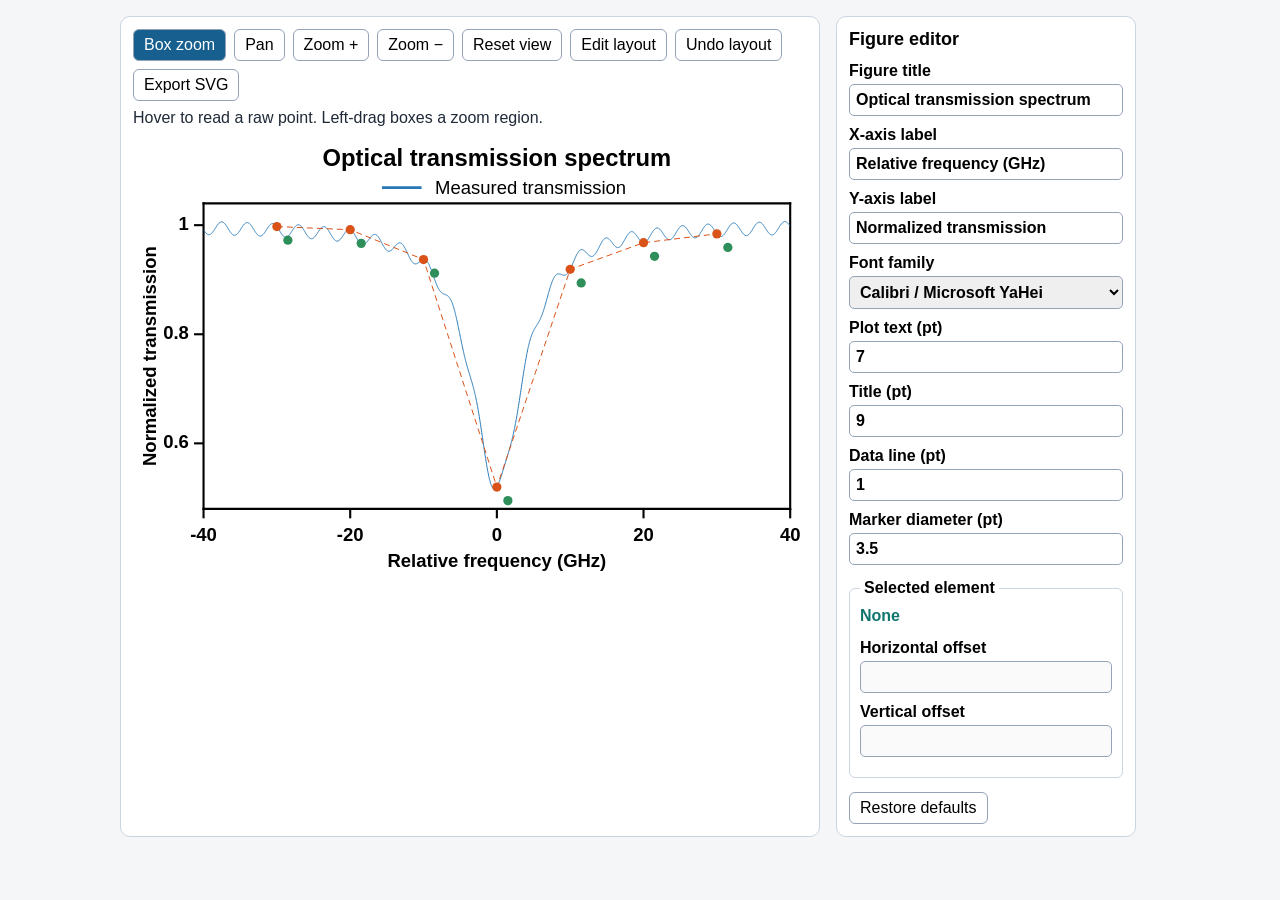
<file: skills/scientific-plotting/tests/fixtures/matplotlib-fast-path.html>
<!doctype html>
<html lang="en">
<head>
<meta charset="utf-8">
<meta name="viewport" content="width=device-width, initial-scale=1">
<title>Editable scientific figure</title>
<style>
:root { font-family: Calibri, "Microsoft YaHei", sans-serif; color: #000; background: #f4f6f8; }
* { box-sizing: border-box; }
body { margin: 0; padding: 16px; }
.sf-page { max-width: 1040px; margin: 0 auto; display: grid; grid-template-columns: minmax(0, 700px) 300px; gap: 16px; }
.sf-card { background: #fff; border: 1px solid #cbd5e1; border-radius: 10px; padding: 12px; }
.sf-toolbar { display: flex; flex-wrap: wrap; gap: 8px; margin-bottom: 8px; }
button, input, select { font: inherit; }
button { border: 1px solid #94a3b8; background: #fff; color: #000; border-radius: 6px; padding: 6px 10px; cursor: pointer; }
button[aria-pressed="true"] { background: #165f8f; color: #fff; }
.sf-status { min-height: 1.5em; margin: 4px 0 8px; color: #1f2937; }
.sf-figure-host svg { display: block; width: 100%; height: auto; overflow: visible; touch-action: none; }
#interaction-surface.sf-pan-mode { cursor: grab; }
#interaction-surface:not(.sf-pan-mode) { cursor: crosshair; }
.sf-layout-editing [data-sf-layout-role] { cursor: move; }
[data-sf-layout-hit] { fill: transparent; stroke: none; pointer-events: none; }
.sf-layout-editing [data-sf-layout-hit] { pointer-events: all; }
[data-sf-selected="true"] > [data-sf-layout-hit] { stroke: #0f766e; stroke-width: .8; stroke-dasharray: 3 2; vector-effect: non-scaling-stroke; }
[data-sf-selected="true"] { filter: drop-shadow(0 0 1.5px #0f766e); }
#zoom-brush { fill: rgba(22, 95, 143, .14); stroke: #165f8f; stroke-width: 1; stroke-dasharray: 4 3; pointer-events: none; }
.sf-editor label { display: grid; gap: 4px; margin: 0 0 10px; font-weight: 700; }
.sf-editor input, .sf-editor select { width: 100%; padding: 6px; border: 1px solid #94a3b8; border-radius: 5px; }
.sf-editor h2 { margin: 0 0 12px; font-size: 18px; }
.sf-layout-inspector { margin: 14px 0; padding: 10px; border: 1px solid #cbd5e1; border-radius: 6px; }
.sf-layout-inspector legend { padding: 0 4px; font-weight: 700; }
#sf-layout-selection { min-height: 1.5em; margin-bottom: 8px; color: #0f766e; font-weight: 700; }
@media (max-width: 900px) { .sf-page { grid-template-columns: 1fr; } }
</style>
</head>
<body>
<main class="sf-page" id="figure-root" data-sf-root>
  <section class="sf-card">
    <div class="sf-toolbar">
      <button data-sf-action="box-zoom" aria-pressed="true">Box zoom</button>
      <button data-sf-action="pan" aria-pressed="false">Pan</button>
      <button data-sf-action="zoom-in">Zoom +</button>
      <button data-sf-action="zoom-out">Zoom −</button>
      <button data-sf-action="reset-view">Reset view</button>
      <button data-sf-action="edit-layout" aria-pressed="false">Edit layout</button>
      <button data-sf-action="undo-layout" disabled>Undo layout</button>
      <button data-sf-action="export-svg">Export SVG</button>
    </div>
    <div class="sf-status" id="sf-status">Hover to read a raw point. Left-drag boxes a zoom region.</div>
    <div class="sf-figure-host"><svg xmlns:xlink="http://www.w3.org/1999/xlink" width="255.11811pt" height="165.089764pt" viewBox="0 0 255.11811 165.089764" xmlns="http://www.w3.org/2000/svg" version="1.1">
 <metadata>
  <rdf:RDF xmlns:dc="http://purl.org/dc/elements/1.1/" xmlns:cc="http://creativecommons.org/ns#" xmlns:rdf="http://www.w3.org/1999/02/22-rdf-syntax-ns#">
   <cc:Work>
    <dc:type rdf:resource="http://purl.org/dc/dcmitype/StillImage"/>
    <dc:date>2026-08-29T22:25:16.195616</dc:date>
    <dc:format>image/svg+xml</dc:format>
    <dc:creator>
     <cc:Agent>
      <dc:title>scientific-plotting</dc:title>
     </cc:Agent>
    </dc:creator>
   </cc:Work>
  </rdf:RDF>
 </metadata>
 <defs>
  <style type="text/css">*{stroke-linejoin: round; stroke-linecap: butt}</style>
 </defs>
 <g id="figure_1">
  <g id="patch_1">
   <path d="M 0 165.089764
L 255.11811 165.089764
L 255.11811 0
L 0 0
z
" style="fill: #ffffff"/>
  </g>
  <g id="axes_1">
   <g id="patch_2">
    <path d="M 26.70024 139.229524
L 248.75787 139.229524
L 248.75787 23.6
L 26.70024 23.6
z
" style="fill: #ffffff"/>
   </g>
   <g id="sf-mpl-series-2">
    <defs>
     <path id="me79c69cd4c" d="M 0 1.75
C 0.464105 1.75 0.909265 1.565609 1.237437 1.237437
C 1.565609 0.909265 1.75 0.464105 1.75 0
C 1.75 -0.464105 1.565609 -0.909265 1.237437 -1.237437
C 0.909265 -1.565609 0.464105 -1.75 0 -1.75
C -0.464105 -1.75 -0.909265 -1.565609 -1.237437 -1.237437
C -1.565609 -0.909265 -1.75 -0.464105 -1.75 0
C -1.75 0.464105 -1.565609 0.909265 -1.237437 1.237437
C -0.909265 1.565609 -0.464105 1.75 0 1.75
z
" style="stroke: #2f8f5b"/>
    </defs>
    <g clip-path="url(#p60f347077e)">
     <use xlink:href="#me79c69cd4c" x="58.621024" y="37.541964" style="fill: #2f8f5b; stroke: #2f8f5b"/>
     <use xlink:href="#me79c69cd4c" x="86.378228" y="38.750064" style="fill: #2f8f5b; stroke: #2f8f5b"/>
     <use xlink:href="#me79c69cd4c" x="114.135432" y="50.022104" style="fill: #2f8f5b; stroke: #2f8f5b"/>
     <use xlink:href="#me79c69cd4c" x="141.892636" y="136.132304" style="fill: #2f8f5b; stroke: #2f8f5b"/>
     <use xlink:href="#me79c69cd4c" x="169.649839" y="53.74366" style="fill: #2f8f5b; stroke: #2f8f5b"/>
     <use xlink:href="#me79c69cd4c" x="197.407043" y="43.664875" style="fill: #2f8f5b; stroke: #2f8f5b"/>
     <use xlink:href="#me79c69cd4c" x="225.164247" y="40.311071" style="fill: #2f8f5b; stroke: #2f8f5b"/>
    </g>
   </g>
   <g id="matplotlib.axis_1">
    <g id="xtick_1">
     <g id="line2d_1">
      <defs>
       <path id="m6d8c4b95e0" d="M 0 0
L 0 3.5
" style="stroke: #000000; stroke-width: 0.8"/>
      </defs>
      <g>
       <use xlink:href="#m6d8c4b95e0" x="26.70024" y="139.229524" style="stroke: #000000; stroke-width: 0.8"/>
      </g>
     </g>
     <g id="text_1">
      <text style="font-weight: 700; font-size: 7px; font-family: 'Calibri', 'Microsoft YaHei'; text-anchor: middle" x="26.70024" y="149.939524" transform="rotate(-0 26.70024 149.939524)">−40</text>
     </g>
    </g>
    <g id="xtick_2">
     <g id="line2d_2">
      <g>
       <use xlink:href="#m6d8c4b95e0" x="82.214648" y="139.229524" style="stroke: #000000; stroke-width: 0.8"/>
      </g>
     </g>
     <g id="text_2">
      <text style="font-weight: 700; font-size: 7px; font-family: 'Calibri', 'Microsoft YaHei'; text-anchor: middle" x="82.214648" y="149.939524" transform="rotate(-0 82.214648 149.939524)">−20</text>
     </g>
    </g>
    <g id="xtick_3">
     <g id="line2d_3">
      <g>
       <use xlink:href="#m6d8c4b95e0" x="137.729055" y="139.229524" style="stroke: #000000; stroke-width: 0.8"/>
      </g>
     </g>
     <g id="text_3">
      <text style="font-weight: 700; font-size: 7px; font-family: 'Calibri', 'Microsoft YaHei'; text-anchor: middle" x="137.729055" y="149.939524" transform="rotate(-0 137.729055 149.939524)">0</text>
     </g>
    </g>
    <g id="xtick_4">
     <g id="line2d_4">
      <g>
       <use xlink:href="#m6d8c4b95e0" x="193.243463" y="139.229524" style="stroke: #000000; stroke-width: 0.8"/>
      </g>
     </g>
     <g id="text_4">
      <text style="font-weight: 700; font-size: 7px; font-family: 'Calibri', 'Microsoft YaHei'; text-anchor: middle" x="193.243463" y="149.939524" transform="rotate(-0 193.243463 149.939524)">20</text>
     </g>
    </g>
    <g id="xtick_5">
     <g id="line2d_5">
      <g>
       <use xlink:href="#m6d8c4b95e0" x="248.75787" y="139.229524" style="stroke: #000000; stroke-width: 0.8"/>
      </g>
     </g>
     <g id="text_5">
      <text style="font-weight: 700; font-size: 7px; font-family: 'Calibri', 'Microsoft YaHei'; text-anchor: middle" x="248.75787" y="149.939524" transform="rotate(-0 248.75787 149.939524)">40</text>
     </g>
    </g>
    <g id="sf-x-axis-label">
     <text style="font-weight: 700; font-size: 8px; font-family: 'Calibri', 'Microsoft YaHei'; text-anchor: middle" x="137.729055" y="160.089524" transform="rotate(-0 137.729055 160.089524)">Relative frequency (GHz)</text>
    </g>
   </g>
   <g id="matplotlib.axis_2">
    <g id="ytick_1">
     <g id="line2d_6">
      <defs>
       <path id="mc29bc540c1" d="M 0 0
L -3.5 0
" style="stroke: #000000; stroke-width: 0.8"/>
      </defs>
      <g>
       <use xlink:href="#mc29bc540c1" x="26.70024" y="114.451769" style="stroke: #000000; stroke-width: 0.8"/>
      </g>
     </g>
     <g id="text_6">
      <text style="font-weight: 700; font-size: 7px; font-family: 'Calibri', 'Microsoft YaHei'; text-anchor: end" x="21.24024" y="117.076769" transform="rotate(-0 21.24024 117.076769)">0.6</text>
     </g>
    </g>
    <g id="ytick_2">
     <g id="line2d_7">
      <g>
       <use xlink:href="#mc29bc540c1" x="26.70024" y="73.15551" style="stroke: #000000; stroke-width: 0.8"/>
      </g>
     </g>
     <g id="text_7">
      <text style="font-weight: 700; font-size: 7px; font-family: 'Calibri', 'Microsoft YaHei'; text-anchor: end" x="21.24024" y="75.78051" transform="rotate(-0 21.24024 75.78051)">0.8</text>
     </g>
    </g>
    <g id="ytick_3">
     <g id="line2d_8">
      <g>
       <use xlink:href="#mc29bc540c1" x="26.70024" y="31.859252" style="stroke: #000000; stroke-width: 0.8"/>
      </g>
     </g>
     <g id="text_8">
      <text style="font-weight: 700; font-size: 7px; font-family: 'Calibri', 'Microsoft YaHei'; text-anchor: end" x="21.24024" y="34.484252" transform="rotate(-0 21.24024 34.484252)">1.0</text>
     </g>
    </g>
    <g id="sf-y-axis-label">
     <text style="font-weight: 700; font-size: 8px; font-family: 'Calibri', 'Microsoft YaHei'; text-anchor: middle" x="8.674771" y="81.414762" transform="rotate(-90 8.674771 81.414762)">Normalized transmission</text>
    </g>
   </g>
   <g id="sf-mpl-series-0">
    <path d="M 26.70024 33.568952
L 27.62548 34.83038
L 28.273148 35.342311
L 28.735768 35.458053
L 29.198388 35.352585
L 29.753532 34.949835
L 30.401201 34.170048
L 32.806825 30.888451
L 33.361969 30.625679
L 33.824589 30.64699
L 34.287209 30.886798
L 34.842353 31.432918
L 35.675069 32.627766
L 37.247977 34.976174
L 37.895646 35.530698
L 38.358266 35.680905
L 38.820886 35.610103
L 39.283506 35.325732
L 39.931174 34.622598
L 40.948938 33.098935
L 42.059226 31.546102
L 42.706894 31.009106
L 43.169514 30.869697
L 43.632134 30.951441
L 44.094754 31.248328
L 44.742422 31.974104
L 45.760187 33.551088
L 46.870475 35.189853
L 47.518143 35.787805
L 47.980763 35.973568
L 48.443383 35.938967
L 48.906003 35.688601
L 49.461147 35.138237
L 50.293863 33.963986
L 51.774247 31.857164
L 52.421916 31.342124
L 52.884536 31.220219
L 53.347156 31.319762
L 53.9023 31.720143
L 54.549968 32.509799
L 55.845304 34.577284
L 56.770544 35.824424
L 57.325688 36.264361
L 57.788308 36.400945
L 58.250928 36.316594
L 58.806072 35.938681
L 59.45374 35.185992
L 61.951889 31.914704
L 62.507033 31.715225
L 62.969653 31.79127
L 63.432273 32.084078
L 64.079941 32.809919
L 65.097705 34.407736
L 66.300517 36.215045
L 66.948185 36.807098
L 67.410806 36.985608
L 67.873426 36.943676
L 68.336046 36.688125
L 68.983714 36.024196
L 70.001478 34.557062
L 71.111766 33.057723
L 71.759434 32.549245
L 72.222054 32.429957
L 72.684674 32.532329
L 73.147294 32.850998
L 73.794962 33.610345
L 74.812727 35.249994
L 76.015539 37.087001
L 76.663207 37.688464
L 77.125827 37.872617
L 77.588447 37.836674
L 78.051067 37.588581
L 78.698735 36.939502
L 79.716499 35.510543
L 80.826787 34.075935
L 81.381931 33.65691
L 81.844552 33.530141
L 82.307172 33.624862
L 82.769792 33.93859
L 83.41746 34.700634
L 84.3427 36.215617
L 85.73056 38.44362
L 86.378228 39.074355
L 86.933372 39.29367
L 87.395992 39.235845
L 87.951136 38.89715
L 88.598804 38.206803
L 90.819381 35.545017
L 91.374525 35.334379
L 91.837145 35.3986
L 92.299765 35.686515
L 92.854909 36.304437
L 93.595101 37.484202
L 95.630629 40.968312
L 96.278297 41.563701
L 96.740918 41.735877
L 97.203538 41.693129
L 97.758682 41.384864
L 98.498874 40.650919
L 100.164306 38.836666
L 100.71945 38.562
L 101.18207 38.558497
L 101.64469 38.781226
L 102.199834 39.345059
L 102.847502 40.360244
L 103.957791 42.637944
L 105.160603 45.0118
L 105.900795 46.001386
L 106.455939 46.405243
L 106.918559 46.513278
L 107.473703 46.397795
L 108.121371 46.013424
L 109.786803 44.902214
L 110.341947 44.866842
L 110.804567 45.069768
L 111.267188 45.508833
L 111.822332 46.350273
L 112.562524 47.946104
L 113.765336 51.240969
L 115.153196 54.895531
L 115.985912 56.465617
L 116.63358 57.269823
L 117.281248 57.756715
L 118.299012 58.177832
L 119.131729 58.617188
L 119.686873 59.163386
L 120.242017 60.022696
L 120.889685 61.500519
L 121.629877 63.847712
L 122.555117 67.647506
L 124.405597 76.587562
L 125.793457 82.710609
L 127.088794 87.362341
L 129.124322 94.41547
L 130.049562 98.588343
L 131.067326 104.284253
L 132.54771 114.08519
L 134.120619 124.085302
L 134.953335 128.066133
L 135.601003 130.207124
L 136.156147 131.309685
L 136.526243 131.668916
L 136.896339 131.741084
L 137.266435 131.54668
L 137.729055 130.970272
L 138.284199 129.873183
L 139.116915 127.644358
L 140.782348 122.335033
L 143.095448 114.463882
L 144.113212 110.187989
L 145.130976 104.96348
L 146.426312 97.018266
L 148.924461 81.366857
L 149.849701 77.009531
L 150.682417 74.095298
L 151.422609 72.223863
L 152.347849 70.524084
L 154.105805 67.497368
L 154.938521 65.479043
L 155.863762 62.629583
L 158.917054 52.606483
L 159.564722 51.366789
L 160.119866 50.698491
L 160.67501 50.368771
L 161.230154 50.314279
L 161.970346 50.505812
L 163.080635 50.815549
L 163.635779 50.748657
L 164.190923 50.429479
L 164.746067 49.822787
L 165.393735 48.760946
L 166.318975 46.74418
L 168.169455 42.610596
L 168.817123 41.684146
L 169.372267 41.238743
L 169.834887 41.122289
L 170.297508 41.220461
L 170.852652 41.571131
L 171.777892 42.478895
L 172.795656 43.410184
L 173.3508 43.66585
L 173.81342 43.671937
L 174.27604 43.466899
L 174.831184 42.942017
L 175.478852 41.993579
L 176.58914 39.876204
L 177.699429 37.874247
L 178.347097 37.086601
L 178.902241 36.737636
L 179.364861 36.694967
L 179.827481 36.868446
L 180.382625 37.320287
L 181.307865 38.442896
L 182.510677 39.867018
L 183.158345 40.279069
L 183.620965 40.336205
L 184.083585 40.175973
L 184.63873 39.704028
L 185.286398 38.826828
L 186.581734 36.552523
L 187.506974 35.128484
L 188.154642 34.511333
L 188.617262 34.323922
L 189.079882 34.359997
L 189.542502 34.608735
L 190.19017 35.254662
L 191.300458 36.790267
L 192.225699 37.943284
L 192.873367 38.411008
L 193.335987 38.5041
L 193.798607 38.377942
L 194.353751 37.946052
L 195.001419 37.116756
L 196.296755 34.949679
L 197.221995 33.613157
L 197.869663 33.060537
L 198.332283 32.91931
L 198.794903 33.00045
L 199.350048 33.373274
L 199.997716 34.114062
L 202.310816 37.122918
L 202.86596 37.376946
L 203.32858 37.350955
L 203.7912 37.106298
L 204.346344 36.550944
L 205.17906 35.328662
L 206.844493 32.759812
L 207.492161 32.194451
L 207.954781 32.039798
L 208.417401 32.107108
L 208.880021 32.387336
L 209.527689 33.080816
L 210.637977 34.715338
L 211.655741 36.069202
L 212.303409 36.563869
L 212.766029 36.671483
L 213.228649 36.558402
L 213.783793 36.143452
L 214.431462 35.340052
L 217.022134 31.690152
L 217.577278 31.454021
L 218.039898 31.500051
L 218.502518 31.761261
L 219.150186 32.43682
L 220.16795 33.933485
L 221.278238 35.48215
L 221.925907 36.026599
L 222.388527 36.17395
L 222.851147 36.100956
L 223.313767 35.812378
L 223.961435 35.095308
L 224.979199 33.520049
L 226.182011 31.754619
L 226.829679 31.191038
L 227.292299 31.034666
L 227.754919 31.099709
L 228.217539 31.378863
L 228.865208 32.075843
L 229.882972 33.593077
L 230.99326 35.143678
L 231.640928 35.681414
L 232.103548 35.822065
L 232.566168 35.742003
L 233.028788 35.447101
L 233.676456 34.724368
L 234.69422 33.152238
L 235.804508 31.51857
L 236.452177 30.923748
L 236.914797 30.740497
L 237.377417 30.777993
L 237.840037 31.031783
L 238.395181 31.587134
L 239.227897 32.771037
L 240.708281 34.902104
L 241.355949 35.430356
L 241.818569 35.562449
L 242.281189 35.473568
L 242.836333 35.086419
L 243.484002 34.312545
L 244.779338 32.276935
L 245.704578 31.052783
L 246.259722 30.626992
L 246.722342 30.502587
L 247.184962 30.599628
L 247.740106 30.993648
L 248.387774 31.766621
L 248.75787 32.311118
L 248.75787 32.311118
" clip-path="url(#p60f347077e)" style="fill: none; stroke: #2878b5; stroke-linecap: square"/>
   </g>
   <g id="sf-mpl-series-1">
    <path d="M 54.457444 32.379931
L 82.214648 33.588032
L 109.971851 44.860072
L 137.729055 130.970272
L 165.486259 48.581628
L 193.243463 38.502842
L 221.000666 35.149039
" clip-path="url(#p60f347077e)" style="fill: none; stroke-dasharray: 3.7,1.6; stroke-dashoffset: 0; stroke: #d95319"/>
    <defs>
     <path id="md83fa63282" d="M 0 1.75
C 0.464105 1.75 0.909265 1.565609 1.237437 1.237437
C 1.565609 0.909265 1.75 0.464105 1.75 0
C 1.75 -0.464105 1.565609 -0.909265 1.237437 -1.237437
C 0.909265 -1.565609 0.464105 -1.75 0 -1.75
C -0.464105 -1.75 -0.909265 -1.565609 -1.237437 -1.237437
C -1.565609 -0.909265 -1.75 -0.464105 -1.75 0
C -1.75 0.464105 -1.565609 0.909265 -1.237437 1.237437
C -0.909265 1.565609 -0.464105 1.75 0 1.75
z
" style="stroke: #d95319"/>
    </defs>
    <g clip-path="url(#p60f347077e)">
     <use xlink:href="#md83fa63282" x="54.457444" y="32.379931" style="fill: #d95319; stroke: #d95319"/>
     <use xlink:href="#md83fa63282" x="82.214648" y="33.588032" style="fill: #d95319; stroke: #d95319"/>
     <use xlink:href="#md83fa63282" x="109.971851" y="44.860072" style="fill: #d95319; stroke: #d95319"/>
     <use xlink:href="#md83fa63282" x="137.729055" y="130.970272" style="fill: #d95319; stroke: #d95319"/>
     <use xlink:href="#md83fa63282" x="165.486259" y="48.581628" style="fill: #d95319; stroke: #d95319"/>
     <use xlink:href="#md83fa63282" x="193.243463" y="38.502842" style="fill: #d95319; stroke: #d95319"/>
     <use xlink:href="#md83fa63282" x="221.000666" y="35.149039" style="fill: #d95319; stroke: #d95319"/>
    </g>
   </g>
   <g id="patch_3">
    <path d="M 26.70024 139.229524
L 26.70024 23.6
" style="fill: none; stroke: #000000; stroke-width: 0.8; stroke-linejoin: miter; stroke-linecap: square"/>
   </g>
   <g id="patch_4">
    <path d="M 248.75787 139.229524
L 248.75787 23.6
" style="fill: none; stroke: #000000; stroke-width: 0.8; stroke-linejoin: miter; stroke-linecap: square"/>
   </g>
   <g id="patch_5">
    <path d="M 26.70024 139.229524
L 248.75787 139.229524
" style="fill: none; stroke: #000000; stroke-width: 0.8; stroke-linejoin: miter; stroke-linecap: square"/>
   </g>
   <g id="patch_6">
    <path d="M 26.70024 23.6
L 248.75787 23.6
" style="fill: none; stroke: #000000; stroke-width: 0.8; stroke-linejoin: miter; stroke-linecap: square"/>
   </g>
   <g id="sf-figure-title">
    <text style="font-weight: 700; font-size: 9px; font-family: 'Calibri', 'Microsoft YaHei'; text-anchor: middle" x="137.729055" y="17.6" transform="rotate(-0 137.729055 17.6)">Optical transmission spectrum</text>
   </g>
   <g id="sf-legend">
    <g id="line2d_9">
     <path d="M 94.733743 11
L 101.733743 11
L 108.733743 11
" style="fill: none; stroke: #2878b5; stroke-linecap: square"/>
    </g>
    <g id="text_9">
     <text style="font-size: 7px; font-family: 'Calibri', 'Microsoft YaHei'; text-anchor: start" x="114.333743" y="13.45" transform="rotate(-0 114.333743 13.45)">Measured transmission</text>
    </g>
   </g>
  </g>
 </g>
 <defs>
  <clipPath id="p60f347077e">
   <rect x="26.70024" y="23.6" width="222.05763" height="115.629524"/>
  </clipPath>
 </defs>

  <defs data-sf-editor-only="true">
    <clipPath id="sf-plot-clip"><rect x="26.7002" y="23.6" width="222.0577" height="115.62950000000001"/></clipPath>
  </defs>
  <g id="sf-dynamic-geometry" clip-path="url(#sf-plot-clip)"></g>
  <g id="sf-dynamic-ticks"></g>
  <g id="inspection-overlay" class="sf-transient" visibility="hidden"></g>
  <rect id="zoom-brush" class="sf-transient" visibility="hidden"></rect>
  <rect id="interaction-surface" data-sf-interaction-surface="true"
        x="26.7002" y="23.6" width="222.0577" height="115.62950000000001"
        fill="transparent" pointer-events="all" tabindex="0"/>
</svg>
</div>
  </section>
  <aside class="sf-card sf-editor">
    <h2>Figure editor</h2>
    <label>Figure title<input data-sf-field="title" type="text"></label>
    <label>X-axis label<input data-sf-field="xLabel" type="text"></label>
    <label>Y-axis label<input data-sf-field="yLabel" type="text"></label>
    <label>Font family<select data-sf-field="fontFamily"><option value='Calibri, "Microsoft YaHei", sans-serif'>Calibri / Microsoft YaHei</option><option value='Arial, "Microsoft YaHei", sans-serif'>Arial / Microsoft YaHei</option></select></label>
    <label>Plot text (pt)<input data-sf-field="plotFontPt" type="number" min="5" max="30" step="0.5"></label>
    <label>Title (pt)<input data-sf-field="titleFontPt" type="number" min="5" max="30" step="0.5"></label>
    <label>Data line (pt)<input data-sf-field="lineWidthPt" type="number" min="0.2" max="8" step="0.1"></label>
    <label>Marker diameter (pt)<input data-sf-field="markerSizePt" type="number" min="0.5" max="30" step="0.5"></label>
    <fieldset class="sf-layout-inspector">
      <legend>Selected element</legend>
      <div id="sf-layout-selection">None</div>
      <label>Horizontal offset<input data-sf-layout-field="x" type="number" step="0.5" disabled></label>
      <label>Vertical offset<input data-sf-layout-field="y" type="number" step="0.5" disabled></label>
    </fieldset>
    <button data-sf-action="restore-style">Restore defaults</button>
  </aside>
  <script id="scientific-figure-profile" type="application/json">{"id":"90mm-single","label":"90 mm single-column","exportWidthMm":90,"exportHeightMm":58.24,"screenWidthPx":700,"tickPt":7,"axisLabelPt":8,"figureTitlePt":9,"legendPt":7,"hoverTitlePt":7,"hoverValuePt":6,"axisTitleGapEmX":0.3,"axisTitleGapEmY":0.2,"tickLabelGapEm":0.28,"legendAxisGapEm":0.25,"titleLegendGapEm":0.25,"topLayoutSafetyEm":0.4,"majorTickTarget":6,"rawWidthPt":1.0,"fitWidthPt":0.8,"axisWidthPt":0.8,"markerPt":3.5}</script>
  <script id="scientific-figure-data" type="application/json">{"renderer":"matplotlib-svg-fast-path","profileId":"90mm-single","figureId":"matplotlib-90mm-single","plotBounds":{"left":26.7002,"right":248.7579,"top":23.6,"bottom":139.2295},"fullView":{"xMin":-40.0,"xMax":40.0,"yMin":0.48,"yMax":1.04},"labels":{"title":"Optical transmission spectrum","x":"Relative frequency (GHz)","y":"Normalized transmission"},"axesContract":{"boxed":{"left":true,"right":true,"bottom":true,"top":true},"tickDirection":"out"},"ticks":{"x":{"mode":"nice","targetCount":6},"y":{"mode":"fixed-step","step":0.2,"reference":0.4}},"layoutDefaults":{"title":{"x":0.0,"y":-7.25},"xLabel":{"x":0.0,"y":0.0},"yLabel":{"x":0.0,"y":0.0},"legend":{"x":0.0,"y":6.65}},"layoutDiagnostics":{"titleLegend":{"status":"adjusted","horizontalOverlap":true,"legendShiftPt":6.65,"titleShiftPt":-7.25,"targetGapPt":2.25,"topReservePt":3.6}},"series":[{"id":"sf-series-0","sourceId":"sf-mpl-series-0","type":"line","label":"Measured transmission","x":[-40.0,-39.96666666666667,-39.93333333333333,-39.9,-39.86666666666667,-39.833333333333336,-39.8,-39.766666666666666,-39.733333333333334,-39.7,-39.666666666666664,-39.63333333333333,-39.6,-39.56666666666667,-39.53333333333333,-39.5,-39.46666666666667,-39.43333333333333,-39.4,-39.36666666666667,-39.333333333333336,-39.3,-39.266666666666666,-39.233333333333334,-39.2,-39.166666666666664,-39.13333333333333,-39.1,-39.06666666666667,-39.03333333333333,-39.0,-38.96666666666667,-38.93333333333333,-38.9,-38.86666666666667,-38.833333333333336,-38.8,-38.766666666666666,-38.733333333333334,-38.7,-38.666666666666664,-38.63333333333333,-38.6,-38.56666666666667,-38.53333333333333,-38.5,-38.46666666666667,-38.43333333333333,-38.4,-38.36666666666667,-38.333333333333336,-38.3,-38.266666666666666,-38.233333333333334,-38.2,-38.166666666666664,-38.13333333333333,-38.1,-38.06666666666667,-38.03333333333333,-38.0,-37.96666666666667,-37.93333333333334,-37.9,-37.86666666666667,-37.833333333333336,-37.8,-37.766666666666666,-37.733333333333334,-37.7,-37.666666666666664,-37.63333333333333,-37.6,-37.56666666666667,-37.53333333333333,-37.5,-37.46666666666667,-37.43333333333334,-37.4,-37.36666666666667,-37.333333333333336,-37.3,-37.266666666666666,-37.233333333333334,-37.2,-37.166666666666664,-37.13333333333333,-37.1,-37.06666666666667,-37.03333333333333,-37.0,-36.96666666666667,-36.93333333333334,-36.9,-36.86666666666667,-36.833333333333336,-36.8,-36.766666666666666,-36.733333333333334,-36.7,-36.666666666666664,-36.63333333333333,-36.6,-36.56666666666667,-36.53333333333333,-36.5,-36.46666666666667,-36.43333333333334,-36.4,-36.36666666666667,-36.333333333333336,-36.3,-36.266666666666666,-36.233333333333334,-36.2,-36.166666666666664,-36.13333333333333,-36.1,-36.06666666666667,-36.03333333333333,-36.0,-35.96666666666667,-35.93333333333334,-35.9,-35.86666666666667,-35.833333333333336,-35.8,-35.766666666666666,-35.733333333333334,-35.7,-35.666666666666664,-35.63333333333333,-35.6,-35.56666666666666,-35.53333333333333,-35.5,-35.46666666666667,-35.43333333333334,-35.4,-35.36666666666667,-35.333333333333336,-35.3,-35.266666666666666,-35.233333333333334,-35.2,-35.166666666666664,-35.13333333333333,-35.1,-35.06666666666666,-35.03333333333333,-35.0,-34.96666666666667,-34.93333333333334,-34.9,-34.86666666666667,-34.833333333333336,-34.8,-34.766666666666666,-34.733333333333334,-34.7,-34.666666666666664,-34.63333333333333,-34.6,-34.56666666666666,-34.53333333333333,-34.5,-34.46666666666667,-34.43333333333334,-34.4,-34.36666666666667,-34.333333333333336,-34.3,-34.266666666666666,-34.233333333333334,-34.2,-34.166666666666664,-34.13333333333333,-34.1,-34.06666666666666,-34.03333333333333,-34.0,-33.96666666666667,-33.93333333333334,-33.9,-33.86666666666667,-33.833333333333336,-33.8,-33.766666666666666,-33.733333333333334,-33.7,-33.666666666666664,-33.63333333333333,-33.6,-33.56666666666666,-33.53333333333333,-33.5,-33.46666666666667,-33.43333333333334,-33.4,-33.36666666666667,-33.333333333333336,-33.3,-33.266666666666666,-33.233333333333334,-33.2,-33.166666666666664,-33.13333333333333,-33.1,-33.06666666666666,-33.03333333333333,-33.0,-32.96666666666667,-32.93333333333334,-32.9,-32.86666666666667,-32.833333333333336,-32.8,-32.766666666666666,-32.733333333333334,-32.7,-32.666666666666664,-32.63333333333333,-32.6,-32.56666666666666,-32.53333333333333,-32.5,-32.46666666666667,-32.43333333333334,-32.4,-32.36666666666667,-32.333333333333336,-32.3,-32.266666666666666,-32.233333333333334,-32.2,-32.166666666666664,-32.13333333333333,-32.1,-32.06666666666666,-32.03333333333333,-32.0,-31.96666666666667,-31.933333333333334,-31.9,-31.866666666666667,-31.833333333333336,-31.8,-31.766666666666666,-31.733333333333334,-31.7,-31.666666666666664,-31.633333333333333,-31.6,-31.566666666666666,-31.53333333333333,-31.5,-31.46666666666667,-31.433333333333334,-31.4,-31.366666666666667,-31.333333333333336,-31.3,-31.266666666666666,-31.233333333333334,-31.2,-31.166666666666664,-31.133333333333333,-31.1,-31.066666666666666,-31.03333333333333,-31.0,-30.96666666666667,-30.933333333333334,-30.9,-30.866666666666667,-30.833333333333336,-30.8,-30.766666666666666,-30.733333333333334,-30.7,-30.666666666666664,-30.633333333333333,-30.6,-30.566666666666666,-30.53333333333333,-30.5,-30.46666666666667,-30.433333333333334,-30.4,-30.366666666666667,-30.333333333333336,-30.3,-30.266666666666666,-30.233333333333334,-30.2,-30.166666666666664,-30.133333333333333,-30.1,-30.066666666666666,-30.03333333333333,-30.0,-29.96666666666667,-29.933333333333334,-29.9,-29.866666666666667,-29.833333333333336,-29.8,-29.766666666666666,-29.733333333333334,-29.7,-29.666666666666664,-29.633333333333333,-29.6,-29.566666666666666,-29.53333333333333,-29.5,-29.46666666666667,-29.433333333333334,-29.4,-29.366666666666667,-29.333333333333336,-29.3,-29.266666666666666,-29.233333333333334,-29.2,-29.166666666666664,-29.133333333333333,-29.1,-29.066666666666666,-29.03333333333333,-29.0,-28.96666666666667,-28.933333333333334,-28.9,-28.866666666666667,-28.833333333333336,-28.8,-28.766666666666666,-28.733333333333334,-28.7,-28.666666666666664,-28.633333333333333,-28.6,-28.566666666666666,-28.53333333333333,-28.5,-28.46666666666667,-28.433333333333334,-28.4,-28.366666666666667,-28.333333333333336,-28.3,-28.266666666666666,-28.233333333333334,-28.2,-28.166666666666664,-28.133333333333333,-28.1,-28.066666666666666,-28.03333333333333,-28.0,-27.96666666666667,-27.933333333333334,-27.9,-27.866666666666667,-27.833333333333336,-27.8,-27.766666666666666,-27.733333333333334,-27.7,-27.666666666666664,-27.633333333333333,-27.6,-27.566666666666666,-27.53333333333333,-27.5,-27.46666666666667,-27.433333333333334,-27.4,-27.366666666666667,-27.333333333333336,-27.3,-27.266666666666666,-27.233333333333334,-27.2,-27.166666666666664,-27.133333333333333,-27.1,-27.066666666666666,-27.03333333333333,-27.0,-26.96666666666667,-26.933333333333334,-26.9,-26.866666666666667,-26.833333333333336,-26.8,-26.766666666666666,-26.733333333333334,-26.700000000000003,-26.666666666666664,-26.633333333333333,-26.6,-26.566666666666666,-26.53333333333333,-26.5,-26.46666666666667,-26.433333333333334,-26.4,-26.366666666666667,-26.333333333333336,-26.3,-26.266666666666666,-26.233333333333334,-26.200000000000003,-26.166666666666664,-26.133333333333333,-26.1,-26.066666666666666,-26.03333333333333,-26.0,-25.96666666666667,-25.933333333333334,-25.9,-25.866666666666667,-25.833333333333336,-25.8,-25.766666666666666,-25.733333333333334,-25.700000000000003,-25.666666666666664,-25.633333333333333,-25.6,-25.566666666666666,-25.53333333333333,-25.5,-25.46666666666667,-25.433333333333334,-25.4,-25.366666666666667,-25.333333333333336,-25.3,-25.266666666666666,-25.233333333333334,-25.200000000000003,-25.166666666666664,-25.133333333333333,-25.1,-25.066666666666666,-25.03333333333333,-25.0,-24.96666666666667,-24.933333333333334,-24.9,-24.866666666666667,-24.833333333333336,-24.8,-24.766666666666666,-24.733333333333334,-24.700000000000003,-24.666666666666664,-24.633333333333333,-24.6,-24.566666666666666,-24.53333333333333,-24.5,-24.46666666666667,-24.433333333333334,-24.4,-24.366666666666667,-24.333333333333336,-24.3,-24.266666666666666,-24.233333333333334,-24.200000000000003,-24.166666666666664,-24.133333333333333,-24.1,-24.066666666666666,-24.03333333333333,-24.0,-23.96666666666667,-23.933333333333334,-23.9,-23.866666666666667,-23.833333333333332,-23.8,-23.766666666666666,-23.733333333333334,-23.7,-23.666666666666668,-23.633333333333333,-23.6,-23.566666666666666,-23.533333333333335,-23.5,-23.46666666666667,-23.433333333333334,-23.4,-23.366666666666667,-23.333333333333332,-23.3,-23.266666666666666,-23.233333333333334,-23.2,-23.166666666666668,-23.133333333333333,-23.1,-23.066666666666666,-23.033333333333335,-23.0,-22.96666666666667,-22.933333333333334,-22.9,-22.866666666666667,-22.833333333333332,-22.8,-22.766666666666666,-22.733333333333334,-22.7,-22.666666666666668,-22.633333333333333,-22.6,-22.566666666666666,-22.533333333333335,-22.5,-22.46666666666667,-22.433333333333334,-22.4,-22.366666666666667,-22.333333333333332,-22.3,-22.266666666666666,-22.233333333333334,-22.2,-22.166666666666668,-22.133333333333333,-22.1,-22.066666666666666,-22.033333333333335,-22.0,-21.96666666666667,-21.933333333333334,-21.9,-21.866666666666667,-21.833333333333332,-21.8,-21.766666666666666,-21.733333333333334,-21.7,-21.666666666666668,-21.633333333333333,-21.6,-21.566666666666666,-21.533333333333335,-21.5,-21.46666666666667,-21.433333333333334,-21.4,-21.366666666666667,-21.333333333333332,-21.3,-21.266666666666666,-21.233333333333334,-21.2,-21.166666666666668,-21.133333333333333,-21.1,-21.066666666666666,-21.033333333333335,-21.0,-20.96666666666667,-20.933333333333334,-20.9,-20.866666666666667,-20.833333333333332,-20.8,-20.766666666666666,-20.733333333333334,-20.7,-20.666666666666668,-20.633333333333333,-20.6,-20.566666666666666,-20.533333333333335,-20.5,-20.46666666666667,-20.433333333333334,-20.4,-20.366666666666667,-20.333333333333332,-20.3,-20.266666666666666,-20.233333333333334,-20.2,-20.166666666666668,-20.133333333333333,-20.1,-20.066666666666666,-20.033333333333335,-20.0,-19.96666666666667,-19.933333333333334,-19.9,-19.866666666666667,-19.833333333333332,-19.8,-19.766666666666666,-19.733333333333334,-19.7,-19.666666666666668,-19.633333333333333,-19.6,-19.566666666666666,-19.533333333333335,-19.5,-19.46666666666667,-19.433333333333334,-19.4,-19.366666666666667,-19.333333333333332,-19.3,-19.266666666666666,-19.233333333333334,-19.2,-19.166666666666668,-19.133333333333333,-19.1,-19.066666666666666,-19.033333333333335,-19.0,-18.96666666666667,-18.933333333333334,-18.9,-18.866666666666667,-18.833333333333332,-18.8,-18.766666666666666,-18.733333333333334,-18.7,-18.666666666666668,-18.633333333333333,-18.6,-18.566666666666666,-18.533333333333335,-18.5,-18.46666666666667,-18.433333333333334,-18.4,-18.366666666666667,-18.333333333333332,-18.3,-18.266666666666666,-18.233333333333334,-18.2,-18.166666666666668,-18.133333333333333,-18.1,-18.066666666666666,-18.033333333333335,-18.0,-17.96666666666667,-17.933333333333334,-17.9,-17.866666666666667,-17.833333333333332,-17.8,-17.766666666666666,-17.733333333333334,-17.7,-17.666666666666668,-17.633333333333333,-17.6,-17.566666666666666,-17.533333333333335,-17.5,-17.46666666666667,-17.433333333333334,-17.4,-17.366666666666667,-17.333333333333332,-17.3,-17.266666666666666,-17.233333333333334,-17.2,-17.166666666666668,-17.133333333333333,-17.1,-17.066666666666666,-17.033333333333335,-17.0,-16.96666666666667,-16.933333333333334,-16.9,-16.866666666666667,-16.833333333333332,-16.8,-16.766666666666666,-16.733333333333334,-16.7,-16.666666666666668,-16.633333333333333,-16.6,-16.566666666666666,-16.533333333333335,-16.5,-16.46666666666667,-16.433333333333334,-16.4,-16.366666666666667,-16.333333333333332,-16.3,-16.266666666666666,-16.233333333333334,-16.2,-16.166666666666668,-16.133333333333333,-16.1,-16.066666666666666,-16.033333333333335,-16.0,-15.966666666666669,-15.933333333333334,-15.899999999999999,-15.866666666666667,-15.833333333333332,-15.8,-15.766666666666666,-15.733333333333334,-15.7,-15.666666666666668,-15.633333333333333,-15.600000000000001,-15.566666666666666,-15.533333333333335,-15.5,-15.466666666666669,-15.433333333333334,-15.399999999999999,-15.366666666666667,-15.333333333333332,-15.3,-15.266666666666666,-15.233333333333334,-15.2,-15.166666666666668,-15.133333333333333,-15.100000000000001,-15.066666666666666,-15.033333333333335,-15.0,-14.966666666666669,-14.933333333333334,-14.899999999999999,-14.866666666666667,-14.833333333333332,-14.8,-14.766666666666666,-14.733333333333334,-14.7,-14.666666666666668,-14.633333333333333,-14.600000000000001,-14.566666666666666,-14.533333333333335,-14.5,-14.466666666666669,-14.433333333333334,-14.399999999999999,-14.366666666666667,-14.333333333333332,-14.3,-14.266666666666666,-14.233333333333334,-14.2,-14.166666666666668,-14.133333333333333,-14.100000000000001,-14.066666666666666,-14.033333333333335,-14.0,-13.966666666666669,-13.933333333333334,-13.900000000000002,-13.866666666666667,-13.833333333333332,-13.8,-13.766666666666666,-13.733333333333334,-13.7,-13.666666666666668,-13.633333333333333,-13.600000000000001,-13.566666666666666,-13.533333333333335,-13.5,-13.466666666666669,-13.433333333333334,-13.400000000000002,-13.366666666666667,-13.333333333333332,-13.3,-13.266666666666666,-13.233333333333334,-13.2,-13.166666666666668,-13.133333333333333,-13.100000000000001,-13.066666666666666,-13.033333333333335,-13.0,-12.966666666666669,-12.933333333333334,-12.900000000000002,-12.866666666666667,-12.833333333333332,-12.8,-12.766666666666666,-12.733333333333334,-12.7,-12.666666666666668,-12.633333333333333,-12.600000000000001,-12.566666666666666,-12.533333333333335,-12.5,-12.466666666666669,-12.433333333333334,-12.400000000000002,-12.366666666666667,-12.333333333333332,-12.3,-12.266666666666666,-12.233333333333334,-12.2,-12.166666666666668,-12.133333333333333,-12.100000000000001,-12.066666666666666,-12.033333333333335,-12.0,-11.966666666666669,-11.933333333333334,-11.900000000000002,-11.866666666666667,-11.833333333333332,-11.8,-11.766666666666666,-11.733333333333334,-11.7,-11.666666666666668,-11.633333333333333,-11.600000000000001,-11.566666666666666,-11.533333333333335,-11.5,-11.466666666666669,-11.433333333333334,-11.400000000000002,-11.366666666666667,-11.333333333333332,-11.3,-11.266666666666666,-11.233333333333334,-11.2,-11.166666666666668,-11.133333333333333,-11.100000000000001,-11.066666666666666,-11.033333333333335,-11.0,-10.966666666666669,-10.933333333333334,-10.900000000000002,-10.866666666666667,-10.833333333333332,-10.8,-10.766666666666666,-10.733333333333334,-10.7,-10.666666666666668,-10.633333333333333,-10.600000000000001,-10.566666666666666,-10.533333333333335,-10.5,-10.466666666666669,-10.433333333333334,-10.400000000000002,-10.366666666666667,-10.333333333333332,-10.3,-10.266666666666666,-10.233333333333334,-10.2,-10.166666666666668,-10.133333333333333,-10.100000000000001,-10.066666666666666,-10.033333333333335,-10.0,-9.966666666666669,-9.933333333333334,-9.900000000000002,-9.866666666666667,-9.833333333333332,-9.8,-9.766666666666666,-9.733333333333334,-9.7,-9.666666666666668,-9.633333333333333,-9.600000000000001,-9.566666666666666,-9.533333333333335,-9.5,-9.466666666666669,-9.433333333333334,-9.400000000000002,-9.366666666666667,-9.333333333333332,-9.3,-9.266666666666666,-9.233333333333334,-9.2,-9.166666666666668,-9.133333333333333,-9.100000000000001,-9.066666666666666,-9.033333333333335,-9.0,-8.966666666666669,-8.933333333333334,-8.900000000000002,-8.866666666666667,-8.833333333333332,-8.8,-8.766666666666666,-8.733333333333334,-8.7,-8.666666666666668,-8.633333333333333,-8.600000000000001,-8.566666666666666,-8.533333333333335,-8.5,-8.466666666666669,-8.433333333333334,-8.400000000000002,-8.366666666666667,-8.333333333333332,-8.3,-8.266666666666666,-8.233333333333334,-8.2,-8.166666666666668,-8.133333333333333,-8.100000000000001,-8.066666666666666,-8.033333333333335,-8.0,-7.966666666666669,-7.933333333333337,-7.899999999999999,-7.866666666666667,-7.833333333333336,-7.799999999999997,-7.766666666666666,-7.733333333333334,-7.700000000000003,-7.666666666666664,-7.633333333333333,-7.600000000000001,-7.56666666666667,-7.533333333333331,-7.5,-7.466666666666669,-7.433333333333337,-7.399999999999999,-7.366666666666667,-7.333333333333336,-7.299999999999997,-7.266666666666666,-7.233333333333334,-7.200000000000003,-7.166666666666664,-7.133333333333333,-7.100000000000001,-7.06666666666667,-7.033333333333331,-7.0,-6.966666666666669,-6.933333333333337,-6.899999999999999,-6.866666666666667,-6.833333333333336,-6.799999999999997,-6.766666666666666,-6.733333333333334,-6.700000000000003,-6.666666666666664,-6.633333333333333,-6.600000000000001,-6.56666666666667,-6.533333333333331,-6.5,-6.466666666666669,-6.433333333333337,-6.399999999999999,-6.366666666666667,-6.333333333333336,-6.299999999999997,-6.266666666666666,-6.233333333333334,-6.200000000000003,-6.166666666666664,-6.133333333333333,-6.100000000000001,-6.06666666666667,-6.033333333333331,-6.0,-5.966666666666669,-5.933333333333337,-5.899999999999999,-5.866666666666667,-5.833333333333336,-5.799999999999997,-5.766666666666666,-5.733333333333334,-5.700000000000003,-5.666666666666664,-5.633333333333333,-5.600000000000001,-5.56666666666667,-5.533333333333331,-5.5,-5.466666666666669,-5.433333333333337,-5.399999999999999,-5.366666666666667,-5.333333333333336,-5.299999999999997,-5.266666666666666,-5.233333333333334,-5.200000000000003,-5.166666666666664,-5.133333333333333,-5.100000000000001,-5.06666666666667,-5.033333333333331,-5.0,-4.966666666666669,-4.933333333333337,-4.899999999999999,-4.866666666666667,-4.833333333333336,-4.799999999999997,-4.766666666666666,-4.733333333333334,-4.700000000000003,-4.666666666666664,-4.633333333333333,-4.600000000000001,-4.56666666666667,-4.533333333333331,-4.5,-4.466666666666669,-4.433333333333337,-4.399999999999999,-4.366666666666667,-4.333333333333336,-4.299999999999997,-4.266666666666666,-4.233333333333334,-4.200000000000003,-4.166666666666664,-4.133333333333333,-4.100000000000001,-4.06666666666667,-4.033333333333331,-4.0,-3.9666666666666686,-3.933333333333337,-3.8999999999999986,-3.866666666666667,-3.8333333333333357,-3.799999999999997,-3.7666666666666657,-3.7333333333333343,-3.700000000000003,-3.6666666666666643,-3.633333333333333,-3.6000000000000014,-3.56666666666667,-3.5333333333333314,-3.5,-3.4666666666666686,-3.433333333333337,-3.3999999999999986,-3.366666666666667,-3.3333333333333357,-3.299999999999997,-3.2666666666666657,-3.2333333333333343,-3.200000000000003,-3.1666666666666643,-3.133333333333333,-3.1000000000000014,-3.06666666666667,-3.0333333333333314,-3.0,-2.9666666666666686,-2.933333333333337,-2.8999999999999986,-2.866666666666667,-2.8333333333333357,-2.799999999999997,-2.7666666666666657,-2.7333333333333343,-2.700000000000003,-2.6666666666666643,-2.633333333333333,-2.6000000000000014,-2.56666666666667,-2.5333333333333314,-2.5,-2.4666666666666686,-2.433333333333337,-2.3999999999999986,-2.366666666666667,-2.3333333333333357,-2.299999999999997,-2.2666666666666657,-2.2333333333333343,-2.200000000000003,-2.1666666666666643,-2.133333333333333,-2.1000000000000014,-2.06666666666667,-2.0333333333333314,-2.0,-1.9666666666666686,-1.9333333333333371,-1.8999999999999986,-1.8666666666666671,-1.8333333333333357,-1.7999999999999972,-1.7666666666666657,-1.7333333333333343,-1.7000000000000028,-1.6666666666666643,-1.6333333333333329,-1.6000000000000014,-1.56666666666667,-1.5333333333333314,-1.5,-1.4666666666666686,-1.4333333333333371,-1.3999999999999986,-1.3666666666666671,-1.3333333333333357,-1.2999999999999972,-1.2666666666666657,-1.2333333333333343,-1.2000000000000028,-1.1666666666666643,-1.1333333333333329,-1.1000000000000014,-1.06666666666667,-1.0333333333333314,-1.0,-0.9666666666666686,-0.9333333333333371,-0.8999999999999986,-0.8666666666666671,-0.8333333333333357,-0.7999999999999972,-0.7666666666666657,-0.7333333333333343,-0.7000000000000028,-0.6666666666666643,-0.6333333333333329,-0.6000000000000014,-0.56666666666667,-0.5333333333333314,-0.5,-0.46666666666666856,-0.4333333333333371,-0.3999999999999986,-0.36666666666666714,-0.3333333333333357,-0.29999999999999716,-0.2666666666666657,-0.23333333333333428,-0.20000000000000284,-0.1666666666666643,-0.13333333333333286,-0.10000000000000142,-0.06666666666666998,-0.03333333333333144,0.0,0.03333333333333144,0.06666666666666288,0.10000000000000142,0.13333333333333286,0.1666666666666643,0.20000000000000284,0.23333333333333428,0.2666666666666657,0.29999999999999716,0.3333333333333357,0.36666666666666714,0.3999999999999986,0.43333333333333,0.46666666666666856,0.5,0.5333333333333314,0.5666666666666629,0.6000000000000014,0.6333333333333329,0.6666666666666643,0.7000000000000028,0.7333333333333343,0.7666666666666657,0.7999999999999972,0.8333333333333357,0.8666666666666671,0.8999999999999986,0.93333333333333,0.9666666666666686,1.0,1.0333333333333314,1.0666666666666629,1.1000000000000014,1.1333333333333329,1.1666666666666643,1.2000000000000028,1.2333333333333343,1.2666666666666657,1.2999999999999972,1.3333333333333357,1.3666666666666671,1.3999999999999986,1.43333333333333,1.4666666666666686,1.5,1.5333333333333314,1.5666666666666629,1.6000000000000014,1.6333333333333329,1.6666666666666643,1.7000000000000028,1.7333333333333343,1.7666666666666657,1.7999999999999972,1.8333333333333357,1.8666666666666671,1.8999999999999986,1.93333333333333,1.9666666666666686,2.0,2.0333333333333314,2.066666666666663,2.1000000000000014,2.133333333333333,2.1666666666666643,2.200000000000003,2.2333333333333343,2.2666666666666657,2.299999999999997,2.3333333333333357,2.366666666666667,2.3999999999999986,2.43333333333333,2.4666666666666686,2.5,2.5333333333333314,2.566666666666663,2.6000000000000014,2.633333333333333,2.6666666666666643,2.700000000000003,2.7333333333333343,2.7666666666666657,2.799999999999997,2.8333333333333357,2.866666666666667,2.8999999999999986,2.93333333333333,2.9666666666666686,3.0,3.0333333333333314,3.066666666666663,3.1000000000000014,3.133333333333333,3.1666666666666643,3.200000000000003,3.2333333333333343,3.2666666666666657,3.299999999999997,3.3333333333333357,3.366666666666667,3.3999999999999986,3.43333333333333,3.4666666666666686,3.5,3.5333333333333314,3.566666666666663,3.6000000000000014,3.633333333333333,3.6666666666666643,3.700000000000003,3.7333333333333343,3.7666666666666657,3.799999999999997,3.8333333333333357,3.866666666666667,3.8999999999999986,3.93333333333333,3.9666666666666686,4.0,4.033333333333331,4.066666666666663,4.100000000000001,4.133333333333333,4.166666666666664,4.200000000000003,4.233333333333334,4.266666666666666,4.299999999999997,4.333333333333336,4.366666666666667,4.399999999999999,4.43333333333333,4.466666666666669,4.5,4.533333333333331,4.566666666666663,4.600000000000001,4.633333333333333,4.666666666666664,4.700000000000003,4.733333333333334,4.766666666666666,4.799999999999997,4.833333333333336,4.866666666666667,4.899999999999999,4.93333333333333,4.966666666666669,5.0,5.033333333333331,5.066666666666663,5.100000000000001,5.133333333333333,5.166666666666664,5.200000000000003,5.233333333333334,5.266666666666666,5.299999999999997,5.333333333333336,5.366666666666667,5.399999999999999,5.43333333333333,5.466666666666669,5.5,5.533333333333331,5.566666666666663,5.600000000000001,5.633333333333333,5.666666666666664,5.700000000000003,5.733333333333334,5.766666666666666,5.799999999999997,5.833333333333336,5.866666666666667,5.899999999999999,5.93333333333333,5.966666666666669,6.0,6.033333333333331,6.066666666666663,6.100000000000001,6.133333333333333,6.166666666666664,6.200000000000003,6.233333333333334,6.266666666666666,6.299999999999997,6.333333333333336,6.366666666666667,6.399999999999999,6.43333333333333,6.466666666666669,6.5,6.533333333333331,6.566666666666663,6.600000000000001,6.633333333333333,6.666666666666664,6.700000000000003,6.733333333333334,6.766666666666666,6.799999999999997,6.833333333333336,6.866666666666667,6.899999999999999,6.93333333333333,6.966666666666669,7.0,7.033333333333331,7.066666666666663,7.100000000000001,7.133333333333333,7.166666666666664,7.200000000000003,7.233333333333334,7.266666666666666,7.299999999999997,7.333333333333336,7.366666666666667,7.399999999999999,7.43333333333333,7.466666666666669,7.5,7.533333333333331,7.566666666666663,7.600000000000001,7.633333333333333,7.666666666666664,7.700000000000003,7.733333333333334,7.766666666666666,7.799999999999997,7.833333333333336,7.866666666666667,7.899999999999999,7.93333333333333,7.966666666666669,8.0,8.033333333333331,8.066666666666663,8.100000000000001,8.133333333333333,8.166666666666664,8.200000000000003,8.233333333333334,8.266666666666666,8.299999999999997,8.333333333333336,8.366666666666667,8.399999999999999,8.43333333333333,8.466666666666669,8.5,8.533333333333331,8.566666666666663,8.600000000000001,8.633333333333333,8.666666666666664,8.700000000000003,8.733333333333334,8.766666666666666,8.799999999999997,8.833333333333336,8.866666666666667,8.899999999999999,8.93333333333333,8.966666666666669,9.0,9.033333333333331,9.066666666666663,9.100000000000001,9.133333333333333,9.166666666666664,9.200000000000003,9.233333333333334,9.266666666666666,9.299999999999997,9.333333333333336,9.366666666666667,9.399999999999999,9.43333333333333,9.466666666666669,9.5,9.533333333333331,9.566666666666663,9.600000000000001,9.633333333333333,9.666666666666664,9.700000000000003,9.733333333333334,9.766666666666666,9.799999999999997,9.833333333333336,9.866666666666667,9.899999999999999,9.93333333333333,9.966666666666669,10.0,10.033333333333331,10.066666666666663,10.100000000000001,10.133333333333333,10.166666666666664,10.200000000000003,10.233333333333334,10.266666666666666,10.299999999999997,10.333333333333336,10.366666666666667,10.399999999999999,10.43333333333333,10.466666666666669,10.5,10.533333333333331,10.566666666666663,10.600000000000001,10.633333333333333,10.666666666666664,10.700000000000003,10.733333333333334,10.766666666666666,10.799999999999997,10.833333333333336,10.866666666666667,10.899999999999999,10.93333333333333,10.966666666666669,11.0,11.033333333333331,11.066666666666663,11.100000000000001,11.133333333333333,11.166666666666664,11.200000000000003,11.233333333333334,11.266666666666666,11.299999999999997,11.333333333333336,11.366666666666667,11.399999999999999,11.43333333333333,11.466666666666669,11.5,11.533333333333331,11.566666666666663,11.600000000000001,11.633333333333333,11.666666666666664,11.699999999999996,11.733333333333334,11.766666666666666,11.799999999999997,11.833333333333336,11.866666666666667,11.899999999999999,11.93333333333333,11.966666666666669,12.0,12.033333333333331,12.066666666666663,12.100000000000001,12.133333333333333,12.166666666666664,12.199999999999996,12.233333333333334,12.266666666666666,12.299999999999997,12.333333333333336,12.366666666666667,12.399999999999999,12.43333333333333,12.466666666666669,12.5,12.533333333333331,12.566666666666663,12.600000000000001,12.633333333333333,12.666666666666664,12.699999999999996,12.733333333333334,12.766666666666666,12.799999999999997,12.833333333333336,12.866666666666667,12.899999999999999,12.93333333333333,12.966666666666669,13.0,13.033333333333331,13.066666666666663,13.100000000000001,13.133333333333333,13.166666666666664,13.199999999999996,13.233333333333334,13.266666666666666,13.299999999999997,13.333333333333336,13.366666666666667,13.399999999999999,13.43333333333333,13.466666666666669,13.5,13.533333333333331,13.566666666666663,13.600000000000001,13.633333333333333,13.666666666666664,13.699999999999996,13.733333333333334,13.766666666666666,13.799999999999997,13.833333333333336,13.866666666666667,13.899999999999999,13.93333333333333,13.966666666666669,14.0,14.033333333333331,14.066666666666663,14.100000000000001,14.133333333333333,14.166666666666664,14.199999999999996,14.233333333333334,14.266666666666666,14.299999999999997,14.333333333333336,14.366666666666667,14.399999999999999,14.43333333333333,14.466666666666669,14.5,14.533333333333331,14.566666666666663,14.600000000000001,14.633333333333333,14.666666666666664,14.699999999999996,14.733333333333334,14.766666666666666,14.799999999999997,14.833333333333336,14.866666666666667,14.899999999999999,14.93333333333333,14.966666666666669,15.0,15.033333333333331,15.066666666666663,15.100000000000001,15.133333333333333,15.166666666666664,15.199999999999996,15.233333333333334,15.266666666666666,15.299999999999997,15.333333333333336,15.366666666666667,15.399999999999999,15.43333333333333,15.466666666666669,15.5,15.533333333333331,15.566666666666663,15.600000000000001,15.633333333333333,15.666666666666664,15.699999999999996,15.733333333333334,15.766666666666666,15.799999999999997,15.833333333333336,15.866666666666667,15.899999999999999,15.93333333333333,15.966666666666669,16.0,16.03333333333333,16.066666666666663,16.1,16.133333333333333,16.166666666666664,16.199999999999996,16.233333333333334,16.266666666666666,16.299999999999997,16.333333333333336,16.366666666666667,16.4,16.43333333333333,16.46666666666667,16.5,16.53333333333333,16.566666666666663,16.6,16.633333333333333,16.666666666666664,16.699999999999996,16.733333333333334,16.766666666666666,16.799999999999997,16.833333333333336,16.866666666666667,16.9,16.93333333333333,16.96666666666667,17.0,17.03333333333333,17.066666666666663,17.1,17.133333333333333,17.166666666666664,17.199999999999996,17.233333333333334,17.266666666666666,17.299999999999997,17.333333333333336,17.366666666666667,17.4,17.43333333333333,17.46666666666667,17.5,17.53333333333333,17.566666666666663,17.6,17.633333333333333,17.666666666666664,17.699999999999996,17.733333333333334,17.766666666666666,17.799999999999997,17.833333333333336,17.866666666666667,17.9,17.93333333333333,17.96666666666667,18.0,18.03333333333333,18.066666666666663,18.1,18.133333333333333,18.166666666666664,18.199999999999996,18.233333333333334,18.266666666666666,18.299999999999997,18.333333333333336,18.366666666666667,18.4,18.43333333333333,18.46666666666667,18.5,18.53333333333333,18.566666666666663,18.6,18.633333333333333,18.666666666666664,18.699999999999996,18.733333333333334,18.766666666666666,18.799999999999997,18.833333333333336,18.866666666666667,18.9,18.93333333333333,18.96666666666667,19.0,19.03333333333333,19.066666666666663,19.1,19.133333333333333,19.166666666666664,19.199999999999996,19.233333333333334,19.266666666666666,19.299999999999997,19.333333333333336,19.366666666666667,19.4,19.43333333333333,19.46666666666667,19.5,19.53333333333333,19.566666666666663,19.6,19.633333333333333,19.666666666666664,19.699999999999996,19.733333333333334,19.766666666666666,19.799999999999997,19.833333333333336,19.866666666666667,19.9,19.93333333333333,19.96666666666667,20.0,20.03333333333333,20.066666666666663,20.1,20.133333333333333,20.166666666666664,20.199999999999996,20.233333333333334,20.266666666666666,20.299999999999997,20.333333333333336,20.366666666666667,20.4,20.43333333333333,20.46666666666667,20.5,20.53333333333333,20.566666666666663,20.6,20.633333333333333,20.666666666666664,20.699999999999996,20.733333333333334,20.766666666666666,20.799999999999997,20.833333333333336,20.866666666666667,20.9,20.93333333333333,20.96666666666667,21.0,21.03333333333333,21.066666666666663,21.1,21.133333333333333,21.166666666666664,21.199999999999996,21.233333333333334,21.266666666666666,21.299999999999997,21.333333333333336,21.366666666666667,21.4,21.43333333333333,21.46666666666667,21.5,21.53333333333333,21.566666666666663,21.6,21.633333333333333,21.666666666666664,21.699999999999996,21.733333333333334,21.766666666666666,21.799999999999997,21.833333333333336,21.866666666666667,21.9,21.93333333333333,21.96666666666667,22.0,22.03333333333333,22.066666666666663,22.1,22.133333333333333,22.166666666666664,22.199999999999996,22.233333333333334,22.266666666666666,22.299999999999997,22.333333333333336,22.366666666666667,22.4,22.43333333333333,22.46666666666667,22.5,22.53333333333333,22.566666666666663,22.6,22.633333333333333,22.666666666666664,22.699999999999996,22.733333333333334,22.766666666666666,22.799999999999997,22.833333333333336,22.866666666666667,22.9,22.93333333333333,22.96666666666667,23.0,23.03333333333333,23.066666666666663,23.1,23.133333333333333,23.166666666666664,23.199999999999996,23.233333333333334,23.266666666666666,23.299999999999997,23.333333333333336,23.366666666666667,23.4,23.43333333333333,23.46666666666667,23.5,23.53333333333333,23.566666666666663,23.6,23.633333333333333,23.666666666666664,23.699999999999996,23.733333333333334,23.766666666666666,23.799999999999997,23.833333333333336,23.866666666666667,23.9,23.93333333333333,23.96666666666667,24.0,24.03333333333333,24.066666666666663,24.099999999999994,24.133333333333326,24.16666666666667,24.200000000000003,24.233333333333334,24.266666666666666,24.299999999999997,24.33333333333333,24.36666666666666,24.400000000000006,24.433333333333337,24.46666666666667,24.5,24.53333333333333,24.566666666666663,24.599999999999994,24.633333333333326,24.66666666666667,24.700000000000003,24.733333333333334,24.766666666666666,24.799999999999997,24.83333333333333,24.86666666666666,24.900000000000006,24.933333333333337,24.96666666666667,25.0,25.03333333333333,25.066666666666663,25.099999999999994,25.133333333333326,25.16666666666667,25.200000000000003,25.233333333333334,25.266666666666666,25.299999999999997,25.33333333333333,25.36666666666666,25.400000000000006,25.433333333333337,25.46666666666667,25.5,25.53333333333333,25.566666666666663,25.599999999999994,25.633333333333326,25.66666666666667,25.700000000000003,25.733333333333334,25.766666666666666,25.799999999999997,25.83333333333333,25.86666666666666,25.900000000000006,25.933333333333337,25.96666666666667,26.0,26.03333333333333,26.066666666666663,26.099999999999994,26.133333333333326,26.16666666666667,26.200000000000003,26.233333333333334,26.266666666666666,26.299999999999997,26.33333333333333,26.36666666666666,26.400000000000006,26.433333333333337,26.46666666666667,26.5,26.53333333333333,26.566666666666663,26.599999999999994,26.633333333333326,26.66666666666667,26.700000000000003,26.733333333333334,26.766666666666666,26.799999999999997,26.83333333333333,26.86666666666666,26.900000000000006,26.933333333333337,26.96666666666667,27.0,27.03333333333333,27.066666666666663,27.099999999999994,27.133333333333326,27.16666666666667,27.200000000000003,27.233333333333334,27.266666666666666,27.299999999999997,27.33333333333333,27.36666666666666,27.400000000000006,27.433333333333337,27.46666666666667,27.5,27.53333333333333,27.566666666666663,27.599999999999994,27.633333333333326,27.66666666666667,27.700000000000003,27.733333333333334,27.766666666666666,27.799999999999997,27.83333333333333,27.86666666666666,27.900000000000006,27.933333333333337,27.96666666666667,28.0,28.03333333333333,28.066666666666663,28.099999999999994,28.133333333333326,28.16666666666667,28.200000000000003,28.233333333333334,28.266666666666666,28.299999999999997,28.33333333333333,28.36666666666666,28.400000000000006,28.433333333333337,28.46666666666667,28.5,28.53333333333333,28.566666666666663,28.599999999999994,28.633333333333326,28.66666666666667,28.700000000000003,28.733333333333334,28.766666666666666,28.799999999999997,28.83333333333333,28.86666666666666,28.900000000000006,28.933333333333337,28.96666666666667,29.0,29.03333333333333,29.066666666666663,29.099999999999994,29.133333333333326,29.16666666666667,29.200000000000003,29.233333333333334,29.266666666666666,29.299999999999997,29.33333333333333,29.36666666666666,29.400000000000006,29.433333333333337,29.46666666666667,29.5,29.53333333333333,29.566666666666663,29.599999999999994,29.633333333333326,29.66666666666667,29.700000000000003,29.733333333333334,29.766666666666666,29.799999999999997,29.83333333333333,29.86666666666666,29.900000000000006,29.933333333333337,29.96666666666667,30.0,30.03333333333333,30.066666666666663,30.099999999999994,30.133333333333326,30.16666666666667,30.200000000000003,30.233333333333334,30.266666666666666,30.299999999999997,30.33333333333333,30.36666666666666,30.400000000000006,30.433333333333337,30.46666666666667,30.5,30.53333333333333,30.566666666666663,30.599999999999994,30.633333333333326,30.66666666666667,30.700000000000003,30.733333333333334,30.766666666666666,30.799999999999997,30.83333333333333,30.86666666666666,30.900000000000006,30.933333333333337,30.96666666666667,31.0,31.03333333333333,31.066666666666663,31.099999999999994,31.133333333333326,31.16666666666667,31.200000000000003,31.233333333333334,31.266666666666666,31.299999999999997,31.33333333333333,31.36666666666666,31.400000000000006,31.433333333333337,31.46666666666667,31.5,31.53333333333333,31.566666666666663,31.599999999999994,31.633333333333326,31.66666666666667,31.700000000000003,31.733333333333334,31.766666666666666,31.799999999999997,31.83333333333333,31.86666666666666,31.900000000000006,31.933333333333337,31.96666666666667,32.0,32.03333333333333,32.06666666666666,32.099999999999994,32.133333333333326,32.16666666666667,32.2,32.233333333333334,32.266666666666666,32.3,32.33333333333333,32.36666666666666,32.400000000000006,32.43333333333334,32.46666666666667,32.5,32.53333333333333,32.56666666666666,32.599999999999994,32.633333333333326,32.66666666666667,32.7,32.733333333333334,32.766666666666666,32.8,32.83333333333333,32.86666666666666,32.900000000000006,32.93333333333334,32.96666666666667,33.0,33.03333333333333,33.06666666666666,33.099999999999994,33.133333333333326,33.16666666666667,33.2,33.233333333333334,33.266666666666666,33.3,33.33333333333333,33.36666666666666,33.400000000000006,33.43333333333334,33.46666666666667,33.5,33.53333333333333,33.56666666666666,33.599999999999994,33.633333333333326,33.66666666666667,33.7,33.733333333333334,33.766666666666666,33.8,33.83333333333333,33.86666666666666,33.900000000000006,33.93333333333334,33.96666666666667,34.0,34.03333333333333,34.06666666666666,34.099999999999994,34.133333333333326,34.16666666666667,34.2,34.233333333333334,34.266666666666666,34.3,34.33333333333333,34.36666666666666,34.400000000000006,34.43333333333334,34.46666666666667,34.5,34.53333333333333,34.56666666666666,34.599999999999994,34.633333333333326,34.66666666666667,34.7,34.733333333333334,34.766666666666666,34.8,34.83333333333333,34.86666666666666,34.900000000000006,34.93333333333334,34.96666666666667,35.0,35.03333333333333,35.06666666666666,35.099999999999994,35.133333333333326,35.16666666666667,35.2,35.233333333333334,35.266666666666666,35.3,35.33333333333333,35.36666666666666,35.400000000000006,35.43333333333334,35.46666666666667,35.5,35.53333333333333,35.56666666666666,35.599999999999994,35.633333333333326,35.66666666666667,35.7,35.733333333333334,35.766666666666666,35.8,35.83333333333333,35.86666666666666,35.900000000000006,35.93333333333334,35.96666666666667,36.0,36.03333333333333,36.06666666666666,36.099999999999994,36.133333333333326,36.16666666666667,36.2,36.233333333333334,36.266666666666666,36.3,36.33333333333333,36.36666666666666,36.400000000000006,36.43333333333334,36.46666666666667,36.5,36.53333333333333,36.56666666666666,36.599999999999994,36.633333333333326,36.66666666666667,36.7,36.733333333333334,36.766666666666666,36.8,36.83333333333333,36.86666666666666,36.900000000000006,36.93333333333334,36.96666666666667,37.0,37.03333333333333,37.06666666666666,37.099999999999994,37.133333333333326,37.16666666666667,37.2,37.233333333333334,37.266666666666666,37.3,37.33333333333333,37.36666666666666,37.400000000000006,37.43333333333334,37.46666666666667,37.5,37.53333333333333,37.56666666666666,37.599999999999994,37.633333333333326,37.66666666666667,37.7,37.733333333333334,37.766666666666666,37.8,37.83333333333333,37.86666666666666,37.900000000000006,37.93333333333334,37.96666666666667,38.0,38.03333333333333,38.06666666666666,38.099999999999994,38.133333333333326,38.16666666666667,38.2,38.233333333333334,38.266666666666666,38.3,38.33333333333333,38.36666666666666,38.400000000000006,38.43333333333334,38.46666666666667,38.5,38.53333333333333,38.56666666666666,38.599999999999994,38.633333333333326,38.66666666666667,38.7,38.733333333333334,38.766666666666666,38.8,38.83333333333333,38.86666666666666,38.900000000000006,38.93333333333334,38.96666666666667,39.0,39.03333333333333,39.06666666666666,39.099999999999994,39.133333333333326,39.16666666666667,39.2,39.233333333333334,39.266666666666666,39.3,39.33333333333333,39.36666666666666,39.400000000000006,39.43333333333334,39.46666666666667,39.5,39.53333333333333,39.56666666666666,39.599999999999994,39.633333333333326,39.66666666666667,39.7,39.733333333333334,39.766666666666666,39.8,39.83333333333333,39.86666666666666,39.900000000000006,39.93333333333334,39.96666666666667,40.0],"y":[0.9917198277153998,0.9910206666797091,0.9903349313287912,0.9896650583303942,0.9890134271876303,0.9883823516750806,0.9877740715114501,0.9871907442987421,0.9866344377569637,0.9861071222823077,0.9856106638555945,0.9851468173264967,0.9847172200977111,0.984323386231817,0.9839667010020199,0.9836484159064003,0.9833696441636047,0.9831313567061947,0.9829343786860687,0.9827793865045378,0.98266690537774,0.9825973074461584,0.9825708104350438,0.9825874768705655,0.9826472138545094,0.9827497733983349,0.9828947533153886,0.9830815986680632,0.9833096037646948,0.9835779146990082,0.9838855324229772,0.9842313163420345,0.9846139884196962,0.9850321377768271,0.9854842257689957,0.9859685915236452,0.9864834579171502,0.9870269379702536,0.9875970416388626,0.9881916829757649,0.9888086876374926,0.9894458007093145,0.9901006948201991,0.990770978518537,0.9914542048784869,0.9921478803059651,0.99284947351259,0.9935564246252842,0.9942661543987474,0.9949760734976514,0.9956835918151421,0.9963861277941198,0.9970811177177481,0.997766024935754,0.9984383489933191,0.9990956346297024,0.9997354806142128,1.0003555483877309,1.0009535704786787,1.0015273586631508,1.0020748118398355,1.0025939235913905,1.0030827894050556,1.0035396135265173,1.0039627154223594,1.0043505358278413,1.0047016423582396,1.0050147346635554,1.005288649108039,1.0055223629576897,1.0057149980606588,1.0058658240073126,1.0059742607585813,1.0060398807331348,1.006062410345873,1.006041730992196,1.0059778794745093,1.00587104786943,1.0057215828361723,1.005529984368602,1.005296903995449,1.0050231424351561,1.0047096467138068,1.0043575067564985,1.0039679514644355,1.0035423442918545,1.003082178338703,1.002589070976732,1.0020647580283435,1.0015110875191404,1.0009300130266663,1.0003235866492683,0.9996939516203925,0.9990433345948876,0.998374037635081,0.9976884299254682,0.9969889392458313,0.9962780432334792,0.9955582604660496,0.9948321413969702,0.9941022591762,0.9933712003892848,0.992641555748058,0.9919159107664891,0.9911968364552386,0.9904868800684056,0.9897885559357718,0.9891043364135375,0.9884366429861131,0.9877878375509953,0.9871602139180853,0.9865559895540527,0.9859772976014467,0.9854261792012828,0.9849045761467345,0.9844143238943655,0.9839571449580609,0.983534642709425,0.9831482956069624,0.9827994518748088,0.9824893246501636,0.9822189876168873,0.9819893711409786,0.9818012589218391,0.9816552851713775,0.981551932331105,0.9814915293354393,0.9814742504274654,0.9815001145314166,0.9815689851841339,0.9816805710257498,0.9818344268478314,0.9820299551952094,0.9822664085157309,0.9825428918501942,0.9828583660527904,0.9832116515304584,0.9836014324876952,0.9840262616615466,0.9844845655297376,0.9849746499731961,0.985494706372594,0.9860428181169631,0.9866169675009624,0.9872150429859733,0.9878348467988919,0.9884741028412687,0.9891304648803353,0.9898015249924345,0.9904848222284689,0.9911778514701833,0.9918780724454049,0.9925829188697972,0.9932898076822282,0.9939961483405135,0.9946993521440829,0.9953968415500146,0.9960860594489129,0.9967644783672447,0.9974296095630167,0.9980790119820587,0.9987103010426785,0.9993211572170768,0.9999093343786348,1.0004726678850329,1.0010090823681148,1.0015165992024566,1.0019933436257629,1.0024375514854684,1.0028475755872592,1.003221891622669,1.003559103654416,1.003857949139741,1.0041173034736646,1.0043361840358167,1.0045137537262718,1.0046493239776642,1.004742357232745,1.004792468878463,1.0047994286296087,1.0047631613570422,1.0046837473575245,1.0045614220641794,1.0043965751986326,1.0041897493678715,1.003941638110885,1.003653083402104,1.0033250726206346,1.002958734996189,1.0025553375445018,1.0021162805068662,1.0016430923101967,1.0011374240657605,1.000601043626374,1.0000358292234541,0.9994437627068221,0.9988269224115901,0.9981874756778025,0.9975276710497525,0.9968498301830482,0.9961563394885539,0.9954496415432791,0.9947322262991287,0.9940066221211489,0.9932753866875271,0.9925410977840914,0.9918063440264423,0.991073715543105,0.9903457946532336,0.9896251465724197,0.9889143101800489,0.9882157888814389,0.9875320415976407,0.9868654739153342,0.9862184294286644,0.9855931813041824,0.9849919240992453,0.9844167658633222,0.9838697205506307,0.9833527007714123,0.982867510907933,0.9824158406199849,0.9819992587632602,0.9816192077424886,0.981276998319655,0.9809738048959893,0.9807106612846997,0.980488456989673,0.9803079340035239,0.9801696841365262,0.9800741468860321,0.9800216078540521,0.9800121977186862,0.9800458917631126,0.9801225099638248,0.9802417176378024,0.9804030266462863,0.9806057971508233,0.9808492399152635,0.9811324191454243,0.9814542558562005,0.9818135317540049,0.9822088936205637,0.9826388581822917,0.9831018174477232,0.9835960444937878,0.9841196996801084,0.9846708372689551,0.9852474124270323,0.9858472885838977,0.9864682451205327,0.9871079853603929,0.9877641448341796,0.9884342997885878,0.9891159759084084,0.9898066572205955,0.9905037951482516,0.9912048176819486,0.9919071386353752,0.9926081669520025,0.993305316029273,0.9939960130267557,0.9946777081247673,0.9953478837001407,0.9960040633861164,0.9966438209837492,0.9972647891927632,0.9978646681304298,0.9984412336078098,0.9989923451335765,0.9995159536166134,1.0000101087396644,1.0004729659775018,1.0009027932343502,1.0012979770766837,1.0016570285389619,1.0019785884814103,1.0022614324805634,1.002504475234971,1.0027067744702096,1.0028675343291475,1.0029861082352598,1.0030620012186893,1.0030948716966845,1.0030845327020026,1.0030309525548597,1.0029342549760083,1.0027947186405364,1.0026127761739942,1.002389012594458,1.0021241632061415,1.0018191109521364,1.001474883235804,1.001092648222263,1.0006737106332804,1.0002195070507018,0.9997316007453227,0.9992116760498092,0.9986615322959238,0.9980830773378724,0.9974783206850817,0.9968493662691226,0.996198404870811,0.9955277062347386,0.9948396108996154,0.9941365217738216,0.9934208954864938,0.9926952335452662,0.9919620733324935,0.9912239789723575,0.9904835321017254,0.9897433225779776,0.9890059391572423,0.9882739601765897,0.9875499442737165,0.9868364211775208,0.9861358826027125,0.9854507732812268,0.9847834821627198,0.9841363338158133,0.9835115800610358,0.9829113918655715,0.9823378515289898,0.9817929451880738,0.9812785556677258,0.9807964557036782,0.9803483015613988,0.979935627074159,0.9795598381217167,0.9792222075694887,0.9789238706864256,0.9786658210580761,0.9784489070095541,0.9782738285512798,0.9781411348584846,0.9780512222935566,0.9780043329783376,0.9780005539215137,0.9780398167042396,0.9781218977251257,0.9782464190037099,0.9784128495395175,0.9786205072218243,0.9788685612832432,0.9791560352883091,0.9794818106463034,0.9798446306356773,0.9802431049255887,0.9806757145782825,0.9811408175143073,0.9816366544209043,0.9821613550823001,0.9827129451091235,0.983289353042728,0.9838884178088502,0.9845078964937805,0.9851454724150591,0.9857987634576536,0.9864653306456129,0.9871426869183533,0.9878283060799881,0.9885196318894945,0.9892140872590031,0.9899090835271034,0.9906020297737955,0.9912903421435616,0.9919714531430041,0.9926428208795882,0.9933019382082446,0.9939463417529063,0.994573620770517,0.9951814258256104,0.9957674772442375,0.9963295733168211,0.9968655982204117,0.9973735296318379,0.9978514460043483,0.9982975334815584,0.9987100924238193,0.9990875435235207,0.9994284334873197,0.9997314402648444,0.9999953778050553,1.0002192003231478,1.0004020060626369,1.0005430405390863,1.0006416992538087,1.0006975298677692,1.0007102338278673,1.0006796674397478,1.0006058423832773,1.0004889256688305,1.0003292390345446,1.0001272577867126,0.9998836090874841,0.9995990696960415,0.999274563171377,0.9989111565467382,0.9985100564877122,0.9980726049477718,0.9976002743369232,0.9970946622208386,0.9965574855695535,0.9959905745764267,0.9953958660696081,0.9947753965397244,0.9941312948088776,0.9934657743673385,0.9927811254055152,0.9920797065698724,0.9913639364724721,0.9906362849846909,0.9898992643464481,0.989155420122942,0.9884073220414372,0.9876575547410856,0.9869087084690683,0.9861633697565404,0.9854241121079411,0.9846934867371718,0.9839740133839837,0.9832681712436278,0.9825783900424067,0.9819070412912521,0.9812564297487981,0.980628785124682,0.9800262540529251,0.9794508923642853,0.9789046576853885,0.9783894023912777,0.9779068669367399,0.9774586735904126,0.9770463205942196,0.9766711767691547,0.9763344765868291,0.9760373157245174,0.9757806471196984,0.9755652775382935,0.9753918646689499,0.9752609147538268,0.9751727807644118,0.9751276611289325,0.9751255990159413,0.9751664821766551,0.9752500433466132,0.9753758612052107,0.9755433618896532,0.9757518210578823,0.9760003664930519,0.9762879812401757,0.9766135072636636,0.9769756496125783,0.977372981078626,0.9778039473301136,0.9782668725033982,0.9787599652317048,0.9792813250896141,0.9798289494300282,0.9804007405890077,0.9809945134325513,0.9816080032181552,0.982238873742863,0.9828847257484773,0.9835431055536873,0.9842115138820429,0.9848874148540051,0.9855682451107118,0.9862514230366218,0.986934358047845,0.9876144599127332,0.9882891480711844,0.9889558609191225,0.9896120650247383,0.990255264243322,0.9908830086978854,0.9914929035932512,0.9920826178318881,0.9926498924004868,0.9931925484970902,0.9937084953695304,0.9941957378369637,0.9946523834674322,0.9950766493856213,0.9954668686863114,0.9958214964304438,0.9961391152022208,0.996418440207238,0.996658323893305,0.9968577600773201,0.9970158875633499,0.9971319932388911,0.99720551463817,0.9972360419632569,0.9972233195557192,0.9971672468135185,0.9970678785498499,0.9969254247926326,0.9967402500253747,0.9965128718721412,0.996243959231361,0.9959343298651852,0.9955849474530768,0.9951969181202309,0.9947714864533226,0.9943100310179203,0.993814059393695,0.9932852027452967,0.9927252099484343,0.9921359412922975,0.9915193617809893,0.9908775340580719,0.9902126109796924,0.9895268278630157,0.9888224944378629,0.9881019865305191,0.9873677375096397,0.9866222295250431,0.9858679845709154,0.9851075554055952,0.9843435163606138,0.983578454072069,0.9828149581676897,0.9820556119431076,0.9813029830608899,0.9805596143058086,0.9798280144296142,0.9791106491182655,0.9784099321141215,0.9777282165250463,0.9770677863517044,0.9764308482635397,0.975819523653034,0.9752358409968425,0.9746817285512956,0.9741590074085582,0.9736693849384329,0.9732144486394124,0.9727956604211091,0.9724143513386376,0.9720717167979029,0.9717688122490481,0.9715065493835601,0.9712856928487208,0.9711068574912265,0.970970506139896,0.9708769479354471,0.970826337213351,0.9708186729437871,0.9708537987307112,0.9709314033700414,0.9710510219649523,0.9712120375942638,0.9714136835279185,0.9716550459815755,0.9719350674004062,0.9722525502602737,0.972606161372615,0.9729944366775334,0.9734157865078505,0.9738685013051728,0.9743507577674008,0.9748606254055546,0.9753960734863223,0.9759549783353386,0.9765351309749173,0.977134245068741,0.9777499651449245,0.9783798750678491,0.9790215067282846,0.9796723489205194,0.9803298563745515,0.9809914589108347,0.9816545706846321,0.9823165994867059,0.9829749560668711,0.9836270634468605,0.9842703661889788,0.9849023395871948,0.9855204987475882,0.9861224075254741,0.9867056872870389,0.9872680254639551,0.9878071838701888,0.9883210067510657,0.9888074285356285,0.9892644812643856,0.9896903016657175,0.9900831378554744,0.9904413556356525,0.9907634443694797,0.9910480224117687,0.9912938420749897,0.9914997941131937,0.9916649117076459,0.9917883739398274,0.9918695087393018,0.9919077952958415,0.9919028659271302,0.9918545073953172,0.9917626616676903,0.9916274261187237,0.9914490531727763,0.991227949388725,0.990964673989828,0.9906599368441058,0.990314595902511,0.9899296541041043,0.9895062557593741,0.9890456824247175,0.9885493482829264,0.9880187950463064,0.9874556864007691,0.9868618020108938,0.9862390311075334,0.9855893656810402,0.9849148933046099,0.984217789613571,0.983500310467684,0.9827647838246599,0.9820136013541405,0.9812492098223244,0.9804741022782406,0.9796908090733913,0.9789018887470824,0.9781099188102433,0.9773174864609049,0.9765271792647481,0.9757415758342637,0.9749632365400663,0.9741946942877927,0.9734384453937751,0.9726969405923289,0.9719725762070157,0.9712676855176581,0.97058453035417,0.9699252929474609,0.9692920680667373,0.9686868554714985,0.9681115527053923,0.9675679482578625,0.967057715118199,0.9665824047451879,0.966143441474064,0.965742117380894,0.9653795876228718,0.9650568662712948,0.9647748226522191,0.9645341782079594,0.9643355038907312,0.9641792180978129,0.9640655851556583,0.9639947143584139,0.9639665595643025,0.9639809193513226,0.9640374377317023,0.9641356054225386,0.9642747616680452,0.9644540966068497,0.9646726541758239,0.9649293355399895,0.9652229030361591,0.9655519846161172,0.9659150787733489,0.9663105599355856,0.9667366843037589,0.9671915961163481,0.9676733343165752,0.9681798395984516,0.9687089618063186,0.9692584676612482,0.9698260487864988,0.9704093300031403,0.9710058778659922,0.9716132094091555,0.9722288010696605,0.9728500977571151,0.9734745220367115,0.9740994833925422,0.9747223875378832,0.9753406457389413,0.9759516841185043,0.9765529529060124,0.977141935600759,0.9777161580152415,0.978273197166116,0.9788106899807547,0.9793263417880734,0.9798179345630671,0.9802833348953841,0.9807205016532564,0.9811274933152053,0.9815024749431335,0.9818437247717073,0.9821496403903136,0.9824187444953404,0.9826496901920788,0.9828412658271648,0.9829923993341644,0.9831021620766673,0.9831697721750496,0.9831945973049383,0.9831761569572989,0.9831141241520155,0.9830083265987916,0.9828587473011936,0.9826655246016623,0.9824289516673267,0.9821494754184716,0.9818276949035127,0.9814643591263249,0.9810603643337443,0.9806167507730014,0.9801346989307554,0.9796155252672641,0.9790606774610368,0.9784717291810864,0.9778503744055929,0.9771984213074191,0.9765177857284882,0.9758104842665032,0.9750786269988863,0.9743244098701258,0.9735501067699219,0.9727580613306435,0.971950678473611,0.9711304157346305,0.9702997743999945,0.969461290484848,0.9686175255863877,0.9677710576448088,0.9669244716452504,0.9660803502941978,0.9652412647038973,0.9644097651183056,0.963588371713949,0.9627795655087975,0.9619857794118692,0.9612093894457753,0.9604527061737925,0.9597179663623148,0.959007324908686,0.9583228470634663,0.9576665009751167,0.957040150583936,0.956445548890815,0.9558843316250384,0.9553580113339157,0.9548679719155116,0.9544154636141499,0.9540015984966977,0.9536273464259115,0.9532935315453285,0.9530008292883566,0.9527497639223228,0.9525407066363133,0.9523738741796891,0.952249328056171,0.9521669742763925,0.952126563669809,0.9521276927548364,0.9521698051640883,0.9522521936195738,0.9523740024507504,0.9525342306463627,0.9527317354290827,0.9529652363400832,0.953233319818841,0.9535344442616843,0.953866945540877,0.9542290429643732,0.954618845654789,0.9550343593246338,0.9554734934234107,0.9559340686308639,0.9564138246694006,0.9569104284075678,0.9574214822254171,0.957944532611648,0.9584770789615848,0.9590165825443216,0.9595604756067586,0.9601061705817608,0.9606510693673004,0.9611925726431759,0.9617280891917827,0.9622550451893811,0.962770893434422,0.963273122479712,0.9637592656355499,0.9642269098114293,0.9646737041644805,0.9650973685235239,0.9654957015584137,0.9658665886652654,0.9662080095391861,0.9665180454072472,0.9667948858956676,0.9670368355064858,0.9672423196804072,0.9674098904240055,0.9675382314810169,0.9676261630291161,0.9676726458852631,0.9676767852044811,0.9676378336587512,0.9675551940845771,0.9674284215896856,0.9672572251112767,0.9670414684202121,0.9667811705675193,0.9664765057716012,0.9661278027465524,0.9657355434739923,0.9653003614228315,0.9648230392233711,0.964304505804102,0.9637458330015005,0.9631482316550186,0.9625130472013141,0.9618417547835725,0.9611359538935148,0.9603973625653697,0.9596278111426976,0.9588292356404942,0.958003670726456,0.9571532423466622,0.9562801600222055,0.9553867088444881,0.9544752411979873,0.9535481682402709,0.9526079511699181,0.9516570923137686,0.9506981260655629,0.9497336097085872,0.948766114155333,0.9477982146375024,0.9468324813798504,0.9458714702914242,0.9449177137076917,0.9439737112168737,0.9430419206034815,0.9421247489416521,0.9412245438703226,0.9403435850816392,0.9394840760532226,0.9386481360540392,0.9378377924526391,0.9370549733554329,0.9363015006014968,0.9355790831391051,0.9348893108078222,0.9342336485485192,0.9336134310621473,0.9330298579364817,0.9324839892583623,0.9319767417272168,0.9315088852838425,0.9310810402665696,0.9306936751050341,0.9303471045598456,0.9300414885144825,0.9297768313237457,0.9295529817211108,0.9293696332853003,0.9292263254643863,0.9291224451537289,0.929057228822059,0.9290297651780475,0.9290389983677477,0.9290837316913987,0.9291626318261986,0.9292742335398407,0.9294169448778378,0.9295890528059546,0.9297887292874303,0.9300140377731079,0.930262940081103,0.9305333036412385,0.9308229090781629,0.9311294581058498,0.9314505817050523,0.9317838485542742,0.9321267736838978,0.9324768273223164,0.9328314439022175,0.933188031194594,0.9335439795375973,0.9338966711270039,0.9342434893348499,0.9345818280226805,0.9349091008158841,0.9352227503057212,0.9355202571459157,0.9357991490110573,0.936057009384562,0.9362914861445467,0.9365002999167077,0.9366812521641226,0.9368322329848535,0.9369512285892664,0.9370363284301483,0.9370857319599426,0.9370977549907719,0.9370708356343409,0.9370035398003317,0.9368945662334821,0.9367427510712103,0.9365470719053611,0.9363066513334469,0.9360207599865814,0.9356888190231974,0.9353104020795555,0.9348852366700093,0.9344132050319713,0.9338943444125224,0.9333288467956169,0.9327170580708498,0.9320594766467603,0.9313567515136453,0.9306096797628404,0.9298192035713773,0.9289864066628534,0.9281125102572355,0.9271988685241559,0.9262469635560462,0.9252583998791861,0.9242348985224023,0.9231782906647473,0.9220905108850032,0.9209735900372882,0.9198296477783874,0.9186608847736871,0.9174695746097424,0.9162580554425714,0.9150287214117122,0.9137840138509283,0.9125264123271779,0.9112584255400772,0.9099825821145985,0.9087014213201169,0.9074174837491953,0.9061333019896343,0.9048513913233442,0.9035742404854944,0.9023043025171821,0.9010439857445263,0.8997956449166363,0.8985615725343307,0.8973439904008036,0.8961450414246274,0.8949667817045798,0.8938111729247668,0.892680075087395,0.891575239609338,0.8904983028073215,0.889450779795168,0.8884340588150453,0.8874493960231131,0.8864979107483172,0.8855805812413878,0.8846982409293264,0.8838515751888532,0.8830411186504163,0.882267253042457,0.8815302055836806,0.8808300479291095,0.8801666956737096,0.8795399084153642,0.8789492903769656,0.8783942915853827,0.8778742096030555,0.8773881918059822,0.8769352381998988,0.8765142047645157,0.876123807313775,0.875762625858238,0.8754291094539041,0.8751215815200147,0.8748382456067114,0.8745771915917923,0.8743364022842762,0.8741137604110195,0.8739070559612467,0.8737139938625802,0.8735322019609554,0.8733592392757172,0.8731926045002085,0.8730297447172735,0.8728680642983355,0.8727049339540428,0.8725376999039346,0.8723636931321582,0.8721802386959544,0.8719846650534417,0.8717743133771705,0.8715465468199592,0.8712987596997115,0.8710283865702012,0.8707329111452239,0.8704098750440512,0.8700568863267647,0.8696716277888064,0.8692518649849554,0.8687954539539168,0.8683003486157868,0.8677646078158446,0.8671864019893943,0.8665640194237494,0.865895872094906,0.865180501057989,0.8644165813721596,0.8636029265423595,0.8627384924620081,0.8618223808425668,0.8608538421177447,0.8598322778120056,0.8587572423649809,0.8576284444053451,0.8564457474697117,0.8552091701640944,0.8539188857675093,0.8525752212792894,0.8511786559137083,0.8497298190474936,0.8482294876277948,0.8466785830501132,0.845078167517623,0.8434294398951826,0.8417337310731605,0.8399924988579806,0.8382073224079921,0.8363798962349269,0.8345120237927628,0.8326056106773289,0.8306626574613741,0.8286852521911632,0.8266755625718741,0.8246358278702185,0.8225683505637209,0.820475487767024,0.8183596424663916,0.8162232545942956,0.8140687919765475,0.8118987411849087,0.8097155983284738,0.8075218598173411,0.8053200131322085,0.8031125276335102,0.8009018454435988,0.7986903724352098,0.7964804693590877,0.7942744431431545,0.7920745383950153,0.7898829291388563,0.7877017108169798,0.7855328925852648,0.7833783899308153,0.7812400176389044,0.7791194831350716,0.7770183802269168,0.7749381832686862,0.7728802417702595,0.77084577547054,0.7688358698936221,0.7668514724043559,0.7648933887781725,0.7629622802981751,0.7610586613906389,0.7591828978081198,0.7573352053674304,0.7555156492477431,0.753724143852096,0.7519604532335468,0.7502241920852034,0.7485148272913552,0.7468316800349012,0.7451739284542992,0.7435406108412762,0.7419306293686203,0.7403427543354638,0.7387756289156175,0.7372277743927118,0.7356975958641603,0.7341833883942713,0.7326833435952291,0.7311955566131223,0.7297180334947496,0.7282486989095601,0.7267854041998013,0.7253259357307759,0.7238680235120172,0.7224093500592156,0.7209475594658523,0.7194802666527412,0.7180050667630191,0.7165195446695977,0.7150212845616627,0.7135078795765148,0.7119769414428557,0.7104261101015682,0.7088530632700861,0.707255525916644,0.7056312796109744,0.703978171718444,0.7022941244051505,0.700577143422139,0.6988253266376618,0.6970368722872577,0.6952100869124113,0.6933433929596151,0.6914353360128339,0.6894845916336314,0.6874899717845804,0.6854504308130138,0.6833650709736933,0.6812331474705614,0.6790540729994188,0.6768274217750768,0.6745529330283203,0.6722305139598574,0.6698602421402909,0.6674423673470691,0.6649773128313045,0.6624656760093315,0.6599082285758281,0.6573059160373474,0.6546598566670674,0.6519713398835831,0.6492418240585243,0.6464729337597466,0.6436664564387746,0.6408243385730862,0.6379486812756818,0.6350417353861977,0.6321058960596091,0.6291436968702592,0.6261578034506112,0.6231510066856933,0.6201262154857242,0.6170864491608212,0.6140348294230503,0.6109745720423196,0.6079089781838051,0.604841425455642,0.6017753586966074,0.5987142805343644,0.5956617417456307,0.592621331450263,0.5895966671718037,0.586591384797484,0.5836091284709783,0.5806535404514352,0.5777282509723836,0.5748368681341234,0.5719829678630486,0.5691700839711308,0.5664016983484095,0.5636812313208985,0.5610120322057109,0.5583973700945462,0.555840424895872,0.5533442786652706,0.5509119072524062,0.5485461722919956,0.5462498135649956,0.5440254417549413,0.5418755316230357,0.5398024156241515,0.5378082779844153,0.5358951492594644,0.5340649013908352,0.5323192432762383,0.5306597168677409,0.5290876938100609,0.5276043726293526,0.5262107764809745,0.5249077514628374,0.5236959654989879,0.5225759077961359,0.5215478888738869,0.5206120411674593,0.5197683201997165,0.5190165063173807,0.5183562069843652,0.5177868596232346,0.5173077349939169,0.516917941096935,0.5166164275866097,0.5164019906779154,0.51627327852896,0.5162287970793998,0.5162669163235128,0.5163858769951333,0.5165837976402083,0.5168586820513776,0.5172084270377043,0.5176308305015002,0.5181235997931112,0.5186843603135405,0.5193106643339113,0.52,0.5207498004894179,0.5215574532884745,0.5224203095553309,0.5233356935357513,0.5243009119975764,0.52531326364998,0.526370048513638,0.5274685772081289,0.5286061801231875,0.5297802164408808,0.5309880829763224,0.5322272228052307,0.5334951336474195,0.5347893759762358,0.5361075808249766,0.5374474572624585,0.5388067995111497,0.5401834936826194,0.5415755241064977,0.5429809792306728,0.5443980570720592,0.5458250701989743,0.5472604502279246,0.548702751819438,0.5501506561594718,0.5516029739148717,0.5530586476533536,0.5545167537204944,0.5559765035682915,0.5574372445319118,0.5588984600533584,0.5603597693528628,0.561820926550915,0.5632818192459168,0.5647424665545142,0.566203016623684,0.5676637436256616,0.5691250442487483,0.5705874336989297,0.5720515412290995,0.5735181052144476,0.574987967794289,0.5764620691022329,0.5779414411081369,0.5794272010967426,0.58092054480925,0.5824227392753322,0.5839351153642502,0.5854590600847578,0.5869960086644153,0.5885474364397303,0.5901148505892299,0.5916997817421373,0.5933037754957482,0.5949283838749264,0.5965751567673102,0.5982456333678872,0.5999413336665069,0.6016637500117181,0.6034143387839738,0.6051945122108171,0.6070056303560608,0.6088489933143069,0.6107258336413175,0.6126373090498439,0.6145844953994659,0.616568380007861,0.618589855309684,0.6206497128878815,0.6227486379008484,0.6248872039273023,0.6270658682491679,0.6292849675910691,0.6315447143333077,0.6338451932133852,0.636186358529289,0.638568031855837,0.6409899002834497,0.6434515151867286,0.6459522915282309,0.6484915077007927,0.651068305909733,0.6536816930942401,0.6563305423851962,0.6590135950946959,0.6617294632305007,0.6644766325267173,0.6672534659800259,0.6700582078789126,0.6728889883114902,0.6757438281357193,0.6786206443940799,0.6815172561531093,0.6844313907466049,0.6873606903997956,0.6903027192103449,0.6932549704607137,0.6962148742351794,0.6991798053136398,0.702147091313312,0.7051140210484875,0.708077853077692,0.7110358244068721,0.7139851593166532,0.716923078281222,0.7198468069460395,0.7227535851313391,0.7256406758282654,0.7285053741544961,0.7313450162363382,0.7341569879845132,0.7369387337312333,0.7396877646966536,0.7424016672533799,0.7450781109584392,0.747714856322949,0.7503097622906599,0.7528607933975845,0.7553660265860811,0.7578236576479973,0.7602320072728198,0.7625895266781936,0.7648948028016848,0.7671465630342454,0.7693436794774949,0.7714851727086453,0.7735702150386837,0.7755981332512641,0.777568410811618,0.7794806895367337,0.7813347707199868,0.7831306157053936,0.7848683459086313,0.7865482422839959,0.7881707442384546,0.7897364479959698,0.7912461044172453,0.7927006162820376,0.7941010350431054,0.795448557062805,0.7967445193451952,0.797990394778358,0.7991877869034217,0.8003384242284766,0.8014441541072371,0.8025069362038849,0.803528835567026,0.8045120153371184,0.8054587291130633,0.8063713130048897,0.8072521774006097,0.8081037984763603,0.8089287094798921,0.8097294918182865,0.8105087659815108,0.8112691823340152,0.8120134118070718,0.8127441365249217,0.8134640403980506,0.8141757997170399,0.8148820737804556,0.8155854955901252,0.8162886626469215,0.8169941278798235,0.8177043907405555,0.818421888495524,0.819148987746069,0.8198879762072373,0.8206410547743672,0.8214103299057472,0.8221978063484829,0.8230053802334829,0.8238348325641559,0.8246878231220024,0.8255658848107931,0.8264704184594588,0.8274026881021728,0.8283638167523977,0.8293547826859005,0.8303764162459135,0.8314293971817533,0.8325142525302883,0.8336313550477087,0.8347809221970718,0.8359630156951099,0.8371775416197733,0.8384242510779761,0.8397027414310025,0.8410124580730249,0.8423526967562074,0.8437226064539004,0.8451211927515102,0.8465473217527211,0.8479997244869101,0.8494770018017878,0.8509776297235634,0.8524999652652474,0.8540422526621034,0.8556026300117237,0.8571791362947542,0.8587697187509273,0.8603722405837811,0.8619844889662794,0.8636041833184473,0.86522898382718,0.8668565001775008,0.8684843004637994,0.8701099202489221,0.8717308717384699,0.8733446530372418,0.8749487574544709,0.8765406828243213,0.8781179408080757,0.8796780661444925,0.8812186258150219,0.8827372280908582,0.8842315314292486,0.8856992531870183,0.8871381781199262,0.8885461666372497,0.8899211627818654,0.8912612019071007,0.8925644180227029,0.8938290507834848,0.8950534520954769,0.8962360923158103,0.8973755660240015,0.8984705973438679,0.899520044796913,0.900522905669714,0.9014783198795856,0.9023855733246127,0.9032441007059925,0.9040534878125287,0.9048134732590595,0.905523949672565,0.9061849643216903,0.9067967191874214,0.9073595704746673,0.907874027566509,0.9083407514248912,0.9087605524435151,0.9091343877606708,0.9094633580416883,0.9097487037425984,0.909991800868456,0.9101941562416082,0.910357402296942,0.9104832914228583,0.9105736898683506,0.9106305712381261,0.9106560095991963,0.910652172223759,0.9106213119944991,0.910565759499661,0.9104879148463516,0.9103902392215548,0.9102752462312409,0.9101454930487591,0.9100035714043818,0.9098520984484462,0.9096937075209907,0.9095310388611221,0.9093667302895659,0.9092034078979478,0.9090436767783331,0.9088901118264012,0.908745248651375,0.9086115746254312,0.9084915201048243,0.9083874498543338,0.908301654705916,0.9082363434815942,0.9081936352096762,0.9081755516623271,0.9081840102413727,0.908220817237952,0.9082876614902956,0.9083861084624708,0.9085175947654212,0.908683423140035,0.908884757920317,0.9091226209930043,0.909397888268188,0.9097112866736574,0.9100633916838,0.9104546253919688,0.9108852551332693,0.9113553926627405,0.9118649938919021,0.9124138591846349,0.9130016342113424,0.9136278113583399,0.9142917316874104,0.9149925874384939,0.9157294250665179,0.9165011488014566,0.9173065247188191,0.9181441853059369,0.919012634507628,0.919910253233099,0.920835305304276,0.9217859438241767,0.922760217942414,0.9237560799935052,0.924771392982302,0.9258039383896237,0.9268514242700135,0.9279114936124877,0.9289817329342053,0.930059681076141,0.9311428381691247,0.9322286747379879,0.9333146409110715,0.9343981757019576,0.9354767163300431,0.9365477075464155,0.9376086109314867,0.9386569141309353,0.9396901399967298,0.9407058556003488,0.9417016810857716,0.9426752983303933,0.9436244593827039,0.9445469946463784,0.9454408207813365,0.9463039482933491,0.9471344887848868,0.9479306618411305,0.9486908015263692,0.949413362467422,0.9500969255021967,0.9507402028730707,0.9513420429464136,0.9519014344412782,0.9524175101520521,0.9528895501516808,0.9533169844639491,0.9536993951952112,0.9540365181179067,0.9543282437001784,0.9545746175778927,0.9547758404673753,0.9549322675191856,0.9550444071152676,0.955112919113813,0.9551386125481645,0.9551224427880498,0.9550655081733734,0.9549690461326876,0.9548344288003241,0.9546631581479668,0.9544568606481975,0.9542172814892274,0.953946278361645,0.9536458148395495,0.9533179533798993,0.9529648479652787,0.9525887364165689,0.9521919324032,0.9517768171797418,0.9513458310785865,0.9509014647893439,0.950446250456345,0.9499827526262987,0.9495135590786893,0.9490412715719229,0.9485684965385348,0.9480978357629497,0.9476318770753559,0.9471731850951903,0.9467242920575553,0.9462876887555894,0.9458658156313977,0.94546105404761,0.9450757177709876,0.9447120446987356,0.9443721888573023,0.9440582127024701,0.9437720797484529,0.9435156475525367,0.9432906610805152,0.9430987464768055,0.942941405261669,0.9428200089764296,0.9427357942959652,0.9426898586260684,0.9426831562015275,0.942716494698976,0.9427905323767056,0.9429057757517445,0.9430625778225624,0.9432611368438092,0.9435014956574976,0.9437835415830454,0.9441070068665771,0.9444714696878728,0.9448763557213469,0.9453209402454429,0.945804350792858,0.9463255703320635,0.9468834409686798,0.9474766681533846,0.948103825381218,0.9487633593653778,0.9494535956668876,0.9501727447598824,0.950918908510688,0.9516900870473798,0.9524841859951055,0.9532990240511333,0.9541323408723695,0.9549818052469634,0.9558450235205951,0.9567195482471237,0.9576028870324674,0.9584925115398927,0.9593858666243049,0.9602803795626731,0.9611734693473699,0.9620625560089905,0.9629450699350948,0.9638184611513458,0.9646802085316414,0.9655278289040998,0.9663588860201286,0.967170999354303,0.9679618527033852,0.9687292025535456,0.96947088618567,0.9701848294895912,0.970869054459123,0.9715216863409267,0.9721409604114852,0.9727252283577973,0.9732729642388334,0.9737827700063,0.9742533805648476,0.9746836683535129,0.9750726474319131,0.9754194770564842,0.9757234647339025,0.9759840687406964,0.9762009000999892,0.9763737240082576,0.9765024607069769,0.9765871857960164,0.9766281299876615,0.9766256783021497,0.9765803687076196,0.976492890209368,0.9763640803952971,0.9761949224463854,0.9759865416229476,0.9757402012393275,0.9754572981415158,0.9751393577039714,0.9747880283636529,0.974405075710935,0.9739923761586794,0.9735519102122463,0.9730857553646689,0.9725960786425655,0.9720851288296134,0.9715552283955803,0.9710087651599568,0.970448183720196,0.969875976675413,0.9692946756771298,0.9687068423392751,0.9681150590401569,0.9675219196495127,0.9669300202140106,0.9663419496347256,0.9657602803701474,0.9651875591981754,0.9646262980703548,0.9640789650912664,0.963547975655541,0.9630356837743925,0.9625443736228905,0.9620762513383934,0.9616334370996605,0.9612179575151529,0.9608317383479158,0.9604765976032308,0.960154239003913,0.9598662458767401,0.9596140754720133,0.9593990537366999,0.9592223705599651,0.959085075508211,0.9589880740649694,0.9589321243891847,0.9589178346035535,0.9589456606226834,0.9590159045288879,0.9591287135014633,0.9592840793033052,0.9594818383267095,0.9597216721982009,0.9600031089402059,0.9603255246853978,0.9606881459375411,0.9610900523707023,0.961530180156753,0.9620073258091917,0.9625201505294535,0.9630671850400639,0.963646834887247,0.9642573861939043,0.9648970118422605,0.9655637780639286,0.9662556514136748,0.966970506101792,0.9677061316586894,0.9684602409041164,0.9692304781923445,0.97001442790363,0.9708096231514031,0.9716135546738431,0.9724236798778472,0.973237432002838,0.9740522293714385,0.974865484693717,0.9756746143915225,0.9764770479093505,0.9772702369782351,0.9780516647993228,0.978818855114086,0.979569381128526,0.9803008742592553,0.9810110326699797,0.981697629567663,0.9823585212285134,0.9829916547249112,0.9835950753254704,0.9841669335415992,0.9847054917952053,0.9852091306835459,0.98567635481868,0.9861057982205073,0.9864962292439831,0.9868465550227814,0.9871558254134125,0.987423236425601,0.9876481331265802,0.9878300120088519,0.9879685228128906,0.9880634697982327,0.9881148124583773,0.9881226656769274,0.9880872993244093,0.9880091372972221,0.9878887560021776,0.9877268822920853,0.9875243908598113,0.9872823011001934,0.9870017734511045,0.9866841052268337,0.9863307259587819,0.9859431922602413,0.9855231822337398,0.9850724894410778,0.9845930164577631,0.9840867680350374,0.9835558438941066,0.9830024311785086,0.9824287965917824,0.9818372782487349,0.9812302772696321,0.9806102491475686,0.9799796949200833,0.9793411521767956,0.978697185935423,0.9780503794190205,0.9774033247676321,0.9767586137177848,0.976118828283367,0.9754865314714337,0.9748642580663502,0.9742545055154416,0.9736597249489534,0.9730823123666382,0.9725246000226917,0.9719888480400403,0.971477236284163,0.9709918565256915,0.970534704919997,0.9701076748308284,0.9697125500238294,0.9693509982544332,0.9690245652732088,0.9687346692702369,0.9684825957785064,0.9682694930546794,0.9680963679538442,0.9679640823131065,0.9678733498570334,0.967824733636089,0.9678186440072779,0.9678553371642683,0.967934914222283,0.9680573208610517,0.9682223475271128,0.9684296301947337,0.9686786516827137,0.9689687435223305,0.9692990883697081,0.9696687229539241,0.9700765415502473,0.9705212999660072,0.9710016200247485,0.9715159945325353,0.9720627927085299,0.972640266060306,0.973246554682747,0.9738796939578654,0.9745376216314271,0.9752181852409169,0.9759191498681106,0.9766382061883537,0.9773729787875778,0.978121034717124,0.9788798922555855,0.9796470298461347,0.9804198951771735,0.9811959143736235,0.9819725012657802,0.9827470667023717,0.983517027874308,0.984279817615563,0.9850328936477176,0.9857737477348932,0.9864999147161316,0.9872089813827087,0.9878985951684381,0.9885664726216887,0.9892104076286252,0.9898282793580777,0.9904180598994471,0.9909778215661613,0.9915057438383927,0.9920001199200569,0.9924593628864891,0.9928820114006797,0.993266734977491,0.9936123387769144,0.9939177679091143,0.9941821112357704,0.9944046046540309,0.9945846338512653,0.9947217365206984,0.9948156040299536,0.9948660825365006,0.9948731735459931,0.9948370339114885,0.99475797527355,0.9946364629432504,0.9944731142320938,0.9942686962348689,0.9940241230734123,0.9937404526112,0.9934188826505966,0.9930607466264405,0.9926675088114701,0.9922407590508442,0.9917822070447069,0.9912936761993731,0.9907770970692659,0.9902345004132066,0.9896680098900481,0.9890798344199385,0.9884722602387084,0.9878476426739763,0.9872083976725695,0.9865569931097535,0.9858959399115479,0.985227783022077,0.9845550922484656,0.9838804530162276,0.9832064570684171,0.9825356931420198,0.981870737655131,0.9812141454384472,0.9805684405444205,0.9799361071671552,0.9793195807057264,0.9787212390030836,0.978143393792067,0.9775882823793246,0.9770580595970586,0.9765547900515656,0.9760804406964694,0.9756368737573712,0.9752258400333859,0.9748489725996687,0.9745077809335976,0.974203645485749,0.97393781271521,0.9737113906070902,0.9735253446883683,0.9733804945564108,0.9732775109326574,0.9732169132520767,0.973199067797068,0.9732241863825231,0.9732923255967849,0.9734033866012308,0.9735571154892039,0.9737531042030008,0.9739907920056148,0.9742694675019395,0.9745882712021579,0.9749461986180907,0.9753421038813633,0.9757747038703669,0.9762425828311645,0.976744197475708,0.9772778825390218,0.9778418567753521,0.9784342293717012,0.9790530067556664,0.9796960997730831,0.9803613312096394,0.9810464436293921,0.981749107501978,0.9824669295892653,0.9831974615612681,0.9839382088103117,0.984686639431731,0.9854401933387782,0.9861962914789388,0.9869523451184853,0.9877057651618554,0.9884539714723151,0.9891944021603607,0.9899245228064361,0.9906418355847668,0.9913438882554835,0.9920282829926634,0.9926926850165286,0.9933348309987257,0.9939525372104427,0.9945437073840376,0.9951063402598828,0.9956385367912697,0.9961385069814387,0.9966045763281335,0.9970351918524823,0.9974289276905113,0.9977844902271655,0.9981007227543619,0.9983766096363089,0.9986112799671033,0.9988040107074408,0.9989542292891512,0.999061515678185,0.9991256038886279,0.9991463829422923,0.9991238972704355,0.9990583465561558,0.998950085018036,0.9987996201376119,0.9986076108352454,0.998374865100967,0.9981023370888146,0.9977911236851267,0.9974424605631387,0.9970577177380829,0.9966383946387903,0.9961861147135264,0.9957026195894809,0.9951897628069274,0.9946495031506009,0.9940838976022988,0.9934950939400645,0.9928853230105908,0.9922568907026497,0.9916121696504433,0.9909535906967287,0.990283634146442,0.9896048208423006,0.9889197030945004,0.9882308554971514,0.9875408656645054,0.9868523249203089,0.9861678189737992,0.9854899186158901,0.9848211704690384,0.9841640878240787,0.9835211415970037,0.9828947514382376,0.9822872770263971,0.9817010095778769,0.9811381636028129,0.9806008689370931,0.9800911630790953,0.9796109838587272,0.9791621624651552,0.9787464168583141,0.9783653455879083,0.9780204220421506,0.9777129891469357,0.977444254534529,0.9772152861991523,0.9770270086551087,0.9768801996112667,0.9767754871738787,0.976713347587793,0.9766941035241965,0.9767179229210442,0.9767848183803526,0.9768946471245236,0.9770471115118592,0.9772417601094073,0.9774779893192833,0.9777550455526088,0.9780720279432481,0.978427891591573,0.9788214513265844,0.9792513859728492,0.9797162431068968,0.980214444285958,0.9807442907302292,0.9813039694382072,0.9818915597130944,0.9825050400767784,0.9831422955465082,0.9838011252480763,0.9844792503381083,0.9851743222069509,0.9858839309326314,0.9866056139554678,0.9873368649421105,0.9880751428071113,0.988817880859556,0.9895624960418381,0.99030639822733,0.9910469995434837,0.9917817236868127,0.992508015196228,0.9932233486513584,0.9939252377627461,0.994611244321207,0.9952789869741437,0.9959261497972318,0.9965504906306245,0.9971498491496767,0.9977221546411453,0.9982654334568754,0.9987778161181505,0.999257544045137,0.9997029758872055,1.0001125934313453,1.0004850070674105,1.0008189607905247,1.0011133367226466,1.0013671591370188,1.0015795979710187,1.0017499718147693,1.0018777503647533,1.0019625563335988,1.0020041668091677,1.0020025140580513,1.001957685770583,1.0018699247464866,1.001739628022293,1.001567345443661,1.0013537776877475,1.0010997737427356,1.000806327853601,1.0004745759451017,1.0001057915348674,0.999701381151297,0.9992628792727529,0.9987919428062701,0.9982903451256444,0.9977599696903621,0.9972028032683329,0.9966209287868175,0.99601651783728,0.9953918228611373,0.9947491690445311,0.9940909459512902,0.9934195989241977,0.9927376202855075,0.9920475403683787,0.9913519184115077,0.9906533333497235,0.9899543745336943,0.9892576324121402,0.9885656892100899,0.9878811096367287,0.9872064316562759,0.9865441573551129,0.9858967439380247,0.9852665948859629,0.9846560513071475,0.984067383512643,0.9835027828467164,0.9829643538013901,0.9824541064435597,0.9819739491819363,0.9815256818998441,0.981110989478586,0.9807314357346852,0.9803884577928271,0.9800833609147483,0.9798173138026834,0.979591344394276,0.9794063361640817,0.9792630249449811,0.9791619962809345,0.9791036833206112,0.9790883652594725,0.9791161663359148,0.9791870553850843,0.9793008459519731,0.9794571969633852,0.9796556139563577,0.9798954508586132,0.9801759123146384,0.9804960565490157,0.9808547987567037,0.9812509150080656,0.9816830466545903,0.9821497052194517,0.9826492777553059,0.9831800326500424,0.983740125859595,0.9843276075453841,0.9849404290924975,0.9855764504833573,0.9862334480003327,0.9869091222295758,0.9876011063372819,0.9883069745885806,0.9890242510784051,0.9897504186429137,0.9904829279193968,0.9912192065220583,0.9919566683006505,0.9926927226486464,0.9934247838274395,0.994150280273025,0.9948666638516606,0.9955714190312012,0.9962620719350984,0.9969361992464806,0.9975914369302683,0.9982254887419368,0.9988361344923006,0.999421238038576,0.9999787549729655,1.0005067399810903,1.001003353843789,1.001466870057085,1.0018956810464978,1.0022883039533306,1.002643385972114,1.0029597092199933,1.0032361951205377,1.0034719082861914,1.0036660598853973,1.003818010482272,1.0039272723386157,1.0039935111699694,1.0040165473494016,1.0039963565546897,1.003933069856571,1.003826973247741,1.0036785066142975,1.0034882621533314,1.0032569822423583,1.0029855567682584,1.002675019925341,1.0023265464940518,1.0019414476137216,1.0015211660645624,1.0010672710759008,1.0005814526793224,1.0000655156270588,0.999521372897499,0.9989510388112015,0.9983566217821787,0.9977403167305454,0.9971043971838354,0.9964512070954101,0.9957831524094111,0.9951026924026063,0.9944123308342957,0.9937146069361228,0.9930120862742216,0.9923073515165851,0.9916029931388829,0.9909016001021737,0.9902057505360691,0.9895180024608753,0.9888408845821006,0.9881768871904657,0.9875284532001593,0.9868979693575978,0.9862877576523229,0.9857000669609529,0.9851370649542577,0.9846008302964846,0.9840933451650088,0.9836164881172292,0.9831720273303809,0.9827616142385959,0.9823867775901074,0.9820489179459915,0.981749302640238,0.9814890612192944,0.9812691813774925,0.9810905054029871,0.9809537271469971,0.9808593895272558,0.9808078825746573,0.9807994420301274,0.9808341484967681,0.9809119271503293,0.9810325480090483,0.9811956267618853,0.9814006261521759,0.9816468579117203,0.981933485238347,0.9822595258080377,0.9826238553107693,0.9830252114973512,0.9834621987226916,0.983933292969141,0.9844368473318393,0.9849710979463177,0.9855341703370295,0.9861240861639565,0.9867387703430152,0.9873760585146326,0.9880337048336166,0.9887093900522829,0.9894007298677505,0.9901052835033624,0.9908205624933489,0.9915440396391179,0.9922731581049382,0.9930053406202849,0.9937379987557211,0.9944685422389431,0.9951943882774507,0.9959129708542985,0.9966217499634707,0.9973182207516414,0.9979999225334232,0.9986644476476542,0.9993094501228531,0.9999326541206592,1.000531862126862,1.001104962860549,1.001649938872905,1.0021648738083122,1.0026479593016262,1.0030975014867953,1.0035119270934103,1.0038897891092344,1.0042297719883384,1.0045306963860983,1.0047915234040123,1.0050113583290619,1.0051894538541581,1.0053252127680845,1.0054181901052546,1.0054680947475467,1.0054747904724544,1.0054382964437745,1.0053587871430736,1.005236591742174,1.0050721929189215,1.0048662251204938,1.0046194722805024,1.0043328649981023,1.0040074771892622,1.0036445222222479,1.0032453485512243,1.0028114348636945,1.002344384759235,1.0018459209786836,1.0013178792045418,1.0007622014549113,1.0001809290947326,0.9995761954894797,0.9989502183277553,0.998305291640406,0.9976437775448899,0.9969680977446015,0.9962807248137533,0.9955841732991725,0.9948809906710404,0.9941737481551434,0.9934650314796246,0.9927574315695457,0.9920535352227366,0.991355915800505,0.9906671239666947,0.9899896785084326,0.9893260572715943,0.9886786882436114,0.9880499408157172,0.9874421172560678,0.9868574444244383,0.986298065758303,0.9857660335591433,0.985263301606748,0.9847917181280813,0.9843530191460269,0.9839488222319425,0.9835806206845117,0.983249778155841,0.982957523744143,0.9827049475706675,0.9824929968567963,0.9823224725154234,0.982194026268886,0.9821081583038173,0.9820652154713649,0.982065390039248,0.9821087190001477,0.9821950839389175,0.9823242114590935,0.9824956741671673,0.9827088922110816,0.98296313536741,0.9832575256697101,0.9835910405685897,0.9839625166121155,0.9843706536333156,0.9848140194297085,0.9852910549180152,0.9858000797455041,0.9863392983377733,0.9869068063612049,0.9875005975768345,0.9881185710609675,0.9887585387665567,0.9894182333981312,0.9900953165719266,0.9907873872318634,0.991491990291069,0.9922066254678553,0.9929287562843456,0.9936558191953684,0.994385232814763,0.9951144072058893,0.9958407532029144,0.9965616917293174,0.9972746630800877,0.9979771361342011,0.9986666174642264,0.999340660310273,0.9999968733859849,1.0006329294848872,1.0012465738561158,1.0018356323193818,1.002398019089967,1.0029317442855923,1.003434921088137,1.003905772534438,1.0043426379117293,1.004743978734703,1.005108384282685,1.0054345766769897,1.0057214154801917,1.0059679018007524,1.0061731818882333,1.0063365502061596,1.006457451971468,1.0065354851514086,1.0065704019107056,1.0065621095037753,1.0065106706087854,1.006416303102356,1.0062793792757148,1.0061004244951208,1.0058801153113877,1.0056192770252996,1.0053188807176905,1.0049800397548692,1.0046040057819712,1.0041921642186522,1.0037460292733404,1.0032672384939845,1.0027575468749113,1.0022188205410043,1.0016530300319295,1.00106224321058,1.0004486178212617,0.9998143937244002,0.9991618848357205,0.9984934707989025,0.9978115884216887],"color":"#2878b5","opacity":1.0,"lineWidthPt":1.0,"dash":"","markerPt":3.5,"showMarkers":false},{"id":"sf-series-1","sourceId":"sf-mpl-series-1","type":"line","label":"Series 2","x":[-30.0,-20.0,-10.0,0.0,10.0,20.0,30.0],"y":[0.9974783206850817,0.9916274261187237,0.9370363284301483,0.52,0.919012634507628,0.967824733636089,0.984067383512643],"color":"#d95319","opacity":1.0,"lineWidthPt":1.0,"dash":"6 4","markerPt":3.5,"showMarkers":true},{"id":"sf-series-2","sourceId":"sf-mpl-series-2","type":"scatter","label":"Series 3","x":[-28.5,-18.5,-8.5,1.5,11.5,21.5,31.5],"y":[0.9724783206850817,0.9666274261187237,0.9120363284301483,0.495,0.894012634507628,0.942824733636089,0.959067383512643],"color":"#2f8f5b","opacity":1.0,"lineWidthPt":0.0,"dash":"","markerPt":3.5,"showMarkers":true}]}</script>
  <script data-sf-runtime-version="1.0.0">
/* Scientific Plotting editable-figure interaction runtime.
 * Figure-specific adapters own data, scales, scientific geometry, and annotations.
 * This runtime owns repeatable viewport interaction and export/editor helpers.
 */
(function attachScientificFigureRuntime(global) {
  "use strict";

  const VERSION = "1.0.0";
  const DEFAULT_TRANSIENT_SELECTORS = [
    ".sf-transient",
    ".layout-selected",
    "[data-sf-editor-only]",
    "[data-sf-interaction-surface]",
  ];

  function resolveElement(value, root = document) {
    if (!value) return null;
    return typeof value === "string" ? root.querySelector(value) : value;
  }

  function finiteView(view) {
    const keys = ["xMin", "xMax", "yMin", "yMax"];
    if (!view || !keys.every(key => Number.isFinite(Number(view[key])))) {
      throw new Error("A finite {xMin, xMax, yMin, yMax} view is required.");
    }
    const normalized = Object.fromEntries(keys.map(key => [key, Number(view[key])]));
    if (normalized.xMax <= normalized.xMin || normalized.yMax <= normalized.yMin) {
      throw new Error("View maxima must be greater than minima.");
    }
    return normalized;
  }

  function finiteBounds(bounds) {
    const keys = ["left", "right", "top", "bottom"];
    if (!bounds || !keys.every(key => Number.isFinite(Number(bounds[key])))) {
      throw new Error("Finite plot bounds are required.");
    }
    const normalized = Object.fromEntries(keys.map(key => [key, Number(bounds[key])]));
    if (normalized.right <= normalized.left || normalized.bottom <= normalized.top) {
      throw new Error("Plot bounds must have positive width and height.");
    }
    return normalized;
  }

  function copyView(view) {
    return {xMin: view.xMin, xMax: view.xMax, yMin: view.yMin, yMax: view.yMax};
  }

  function cloneState(state) {
    return typeof structuredClone === "function"
      ? structuredClone(state)
      : JSON.parse(JSON.stringify(state));
  }

  function clampView(view, fullView) {
    const next = copyView(view);
    const fullXSpan = fullView.xMax - fullView.xMin;
    const fullYSpan = fullView.yMax - fullView.yMin;
    const xSpan = Math.min(next.xMax - next.xMin, fullXSpan);
    const ySpan = Math.min(next.yMax - next.yMin, fullYSpan);

    if (next.xMin < fullView.xMin) {
      next.xMin = fullView.xMin;
      next.xMax = next.xMin + xSpan;
    }
    if (next.xMax > fullView.xMax) {
      next.xMax = fullView.xMax;
      next.xMin = next.xMax - xSpan;
    }
    if (next.yMin < fullView.yMin) {
      next.yMin = fullView.yMin;
      next.yMax = next.yMin + ySpan;
    }
    if (next.yMax > fullView.yMax) {
      next.yMax = fullView.yMax;
      next.yMin = next.yMax - ySpan;
    }
    return next;
  }

  function clientToSvg(surface, event) {
    const svg = surface.ownerSVGElement;
    if (svg?.createSVGPoint && surface.getScreenCTM) {
      const matrix = surface.getScreenCTM();
      if (matrix) {
        const point = svg.createSVGPoint();
        point.x = event.clientX;
        point.y = event.clientY;
        return point.matrixTransform(matrix.inverse());
      }
    }
    const box = surface.getBoundingClientRect();
    const viewBox = svg?.viewBox?.baseVal;
    const width = viewBox?.width || box.width;
    const height = viewBox?.height || box.height;
    return {
      x: (event.clientX - box.left) / box.width * width,
      y: (event.clientY - box.top) / box.height * height,
    };
  }

  function createController(options) {
    const root = resolveElement(options.root) || document;
    const surface = resolveElement(options.surface, root);
    const brush = resolveElement(options.brush, root);
    if (!surface) throw new Error("ScientificFigureRuntime requires an interaction surface.");

    const bounds = finiteBounds(options.plotBounds);
    const fullView = finiteView(options.fullView);
    const hooks = options.hooks || {};
    const transforms = options.transforms || {};
    const clampToFullView = options.clampToFullView !== false;
    const minimumDrag = Number(options.minimumDrag ?? 5);
    let view = finiteView(options.initialView || fullView);
    let pointerMode = options.pointerMode === "pan" ? "pan" : "zoom";
    let enabled = true;
    let drag = null;

    const actionElements = new Map();
    root.querySelectorAll?.("[data-sf-action]").forEach(element => {
      actionElements.set(element.getAttribute("data-sf-action"), element);
    });

    function svgPoint(event) {
      return options.clientToPlot?.(event) || clientToSvg(surface, event);
    }

    function plotToData(point, sourceView = view) {
      if (transforms.plotToData) {
        return transforms.plotToData({point, view: copyView(sourceView), bounds: {...bounds}});
      }
      return {
        x: sourceView.xMin + (point.x - bounds.left) / (bounds.right - bounds.left) * (sourceView.xMax - sourceView.xMin),
        y: sourceView.yMax - (point.y - bounds.top) / (bounds.bottom - bounds.top) * (sourceView.yMax - sourceView.yMin),
      };
    }

    function insidePlot(point) {
      return point.x >= bounds.left && point.x <= bounds.right && point.y >= bounds.top && point.y <= bounds.bottom;
    }

    function applyView(candidate, reason) {
      let next = finiteView(candidate);
      if (clampToFullView) next = clampView(next, fullView);
      const hookResult = hooks.beforeViewChange?.({next: copyView(next), current: copyView(view), reason});
      if (hookResult === false) return false;
      if (hookResult && hookResult !== true) next = finiteView(hookResult);
      view = next;
      hooks.viewChanged?.({view: copyView(view), reason});
      return true;
    }

    function zoomAt(point, factor, reason = "zoom") {
      if (!enabled || !insidePlot(point)) return false;
      if (transforms.zoomView) {
        return applyView(
          transforms.zoomView({point, factor, view: copyView(view), bounds: {...bounds}}),
          reason,
        );
      }
      const anchor = plotToData(point);
      const xMin = anchor.x - (anchor.x - view.xMin) * factor;
      const xMax = anchor.x + (view.xMax - anchor.x) * factor;
      const yMin = anchor.y - (anchor.y - view.yMin) * factor;
      const yMax = anchor.y + (view.yMax - anchor.y) * factor;
      return applyView({xMin, xMax, yMin, yMax}, reason);
    }

    function setPointerMode(mode) {
      if (!['zoom', 'pan'].includes(mode)) throw new Error(`Unknown pointer mode: ${mode}`);
      pointerMode = mode;
      syncUi();
      hooks.modeChanged?.({pointerMode, enabled});
    }

    function syncUi() {
      const zoomButton = actionElements.get("box-zoom");
      const panButton = actionElements.get("pan");
      zoomButton?.setAttribute("aria-pressed", String(enabled && pointerMode === "zoom"));
      panButton?.setAttribute("aria-pressed", String(enabled && pointerMode === "pan"));
      for (const action of ["box-zoom", "pan", "zoom-in", "zoom-out", "reset-view"]) {
        const element = actionElements.get(action);
        if (element) element.disabled = !enabled;
      }
      surface.classList.toggle("sf-pan-mode", enabled && pointerMode === "pan");
      surface.classList.toggle("sf-runtime-disabled", !enabled);
    }

    function setEnabled(nextEnabled) {
      enabled = Boolean(nextEnabled);
      drag = null;
      hideBrush();
      if (!enabled) hooks.clearInspection?.();
      syncUi();
      hooks.modeChanged?.({pointerMode, enabled});
    }

    function showBrush(start, end) {
      if (!brush) return;
      brush.setAttribute("x", Math.min(start.x, end.x));
      brush.setAttribute("y", Math.min(start.y, end.y));
      brush.setAttribute("width", Math.abs(end.x - start.x));
      brush.setAttribute("height", Math.abs(end.y - start.y));
      brush.setAttribute("visibility", "visible");
    }

    function hideBrush() {
      brush?.setAttribute("visibility", "hidden");
    }

    function onWheel(event) {
      if (!enabled) return;
      const point = svgPoint(event);
      if (!insidePlot(point)) return;
      event.preventDefault();
      const factor = Math.exp(Math.max(-1.2, Math.min(1.2, event.deltaY * 0.0015)));
      zoomAt(point, factor, "wheel");
    }

    function onPointerDown(event) {
      if (!enabled || event.button !== 0) return;
      const point = svgPoint(event);
      if (!insidePlot(point)) return;
      event.preventDefault();
      drag = {start: point, last: point, startView: copyView(view), pointerId: event.pointerId};
      surface.setPointerCapture?.(event.pointerId);
      if (pointerMode === "zoom") showBrush(point, point);
    }

    function onPointerMove(event) {
      const point = svgPoint(event);
      if (!drag) {
        if (!enabled || !insidePlot(point)) return;
        const result = hooks.inspect?.({plot: point, data: plotToData(point), view: copyView(view)});
        if (result == null) hooks.clearInspection?.();
        else hooks.renderInspection?.(result, {plot: point, view: copyView(view)});
        return;
      }
      event.preventDefault();
      drag.last = point;
      if (pointerMode === "zoom") {
        showBrush(drag.start, point);
        return;
      }
      if (transforms.panView) {
        applyView(
          transforms.panView({
            start: drag.start,
            current: point,
            startView: copyView(drag.startView),
            bounds: {...bounds},
          }),
          "pan",
        );
        return;
      }
      const xSpan = drag.startView.xMax - drag.startView.xMin;
      const ySpan = drag.startView.yMax - drag.startView.yMin;
      const dx = (point.x - drag.start.x) / (bounds.right - bounds.left) * xSpan;
      const dy = (point.y - drag.start.y) / (bounds.bottom - bounds.top) * ySpan;
      applyView({
        xMin: drag.startView.xMin - dx,
        xMax: drag.startView.xMax - dx,
        yMin: drag.startView.yMin + dy,
        yMax: drag.startView.yMax + dy,
      }, "pan");
    }

    function onPointerUp(event) {
      if (!drag) return;
      const completed = drag;
      drag = null;
      surface.releasePointerCapture?.(completed.pointerId);
      if (pointerMode !== "zoom") return;
      hideBrush();
      const left = Math.max(bounds.left, Math.min(completed.start.x, completed.last.x));
      const right = Math.min(bounds.right, Math.max(completed.start.x, completed.last.x));
      const top = Math.max(bounds.top, Math.min(completed.start.y, completed.last.y));
      const bottom = Math.min(bounds.bottom, Math.max(completed.start.y, completed.last.y));
      if (right - left < minimumDrag || bottom - top < minimumDrag) return;
      if (transforms.boxView) {
        applyView(
          transforms.boxView({
            rectangle: {left, right, top, bottom},
            startView: copyView(completed.startView),
            bounds: {...bounds},
          }),
          "box-zoom",
        );
        hooks.clearInspection?.();
        return;
      }
      const low = plotToData({x: left, y: bottom}, completed.startView);
      const high = plotToData({x: right, y: top}, completed.startView);
      applyView({xMin: low.x, xMax: high.x, yMin: low.y, yMax: high.y}, "box-zoom");
      hooks.clearInspection?.();
    }

    function onPointerLeave() {
      if (!drag) hooks.clearInspection?.();
    }

    function bindAction(name, handler) {
      actionElements.get(name)?.addEventListener("click", handler);
    }

    surface.addEventListener("wheel", onWheel, {passive: false});
    surface.addEventListener("pointerdown", onPointerDown);
    surface.addEventListener("pointermove", onPointerMove);
    surface.addEventListener("pointerup", onPointerUp);
    surface.addEventListener("pointercancel", onPointerUp);
    surface.addEventListener("pointerleave", onPointerLeave);
    bindAction("box-zoom", () => setPointerMode("zoom"));
    bindAction("pan", () => setPointerMode("pan"));
    bindAction("zoom-in", () => zoomAt({x: (bounds.left + bounds.right) / 2, y: (bounds.top + bounds.bottom) / 2}, 0.8, "button-zoom-in"));
    bindAction("zoom-out", () => zoomAt({x: (bounds.left + bounds.right) / 2, y: (bounds.top + bounds.bottom) / 2}, 1.25, "button-zoom-out"));
    bindAction("reset-view", () => applyView(fullView, "reset"));
    syncUi();

    return Object.freeze({
      version: VERSION,
      getView: () => copyView(view),
      getPointerMode: () => pointerMode,
      isEnabled: () => enabled,
      setView: (next, reason = "adapter") => applyView(next, reason),
      resetView: () => applyView(fullView, "reset"),
      setPointerMode,
      setEnabled,
      zoomAt,
      plotToData,
    });
  }

  function createStateStore(storageKey, version = 1) {
    if (!storageKey) throw new Error("A figure-specific storage key is required.");
    return Object.freeze({
      load() {
        try {
          const payload = JSON.parse(localStorage.getItem(storageKey) || "null");
          return payload?.version === version ? payload.state : null;
        } catch (_error) {
          localStorage.removeItem(storageKey);
          return null;
        }
      },
      save(state) {
        localStorage.setItem(storageKey, JSON.stringify({version, state}));
      },
      clear() {
        localStorage.removeItem(storageKey);
      },
    });
  }

  function createHistory(limit = 30) {
    const entries = [];
    return Object.freeze({
      push(state) {
        entries.push(cloneState(state));
        while (entries.length > limit) entries.shift();
      },
      undo() {
        return entries.length ? entries.pop() : null;
      },
      clear() {
        entries.length = 0;
      },
      size() {
        return entries.length;
      },
    });
  }

  function safeBox(element) {
    try {
      const box = element?.getBBox?.();
      return box && [box.x, box.y, box.width, box.height].every(Number.isFinite) ? box : null;
    } catch (_error) {
      return null;
    }
  }

  function placeHorizontalAxisTitle({title, tickLabels, gapEm = 0.3, fontSizePx, offsetY = 0}) {
    const titleElement = resolveElement(title);
    const labels = Array.from(tickLabels || [])
      .map(value => resolveElement(value))
      .filter(Boolean);
    const titleBox = safeBox(titleElement);
    const tickBoxes = labels.map(safeBox).filter(Boolean);
    if (!titleElement || !titleBox || !tickBoxes.length) return false;
    const baseline = Number(titleElement.getAttribute("y")) || 0;
    const baselineFromTop = baseline - titleBox.y;
    const tickBottom = Math.max(...tickBoxes.map(box => box.y + box.height));
    const nextBaseline = tickBottom + Number(gapEm) * Number(fontSizePx) + baselineFromTop + Number(offsetY);
    titleElement.setAttribute("y", nextBaseline.toFixed(2));
    titleElement.setAttribute("data-gap-method", "bbox");
    titleElement.setAttribute("data-gap-em", String(gapEm));
    return true;
  }

  function sanitizeSvg(svg, extraSelectors = []) {
    const copy = svg.cloneNode(true);
    for (const selector of [...DEFAULT_TRANSIENT_SELECTORS, ...extraSelectors]) {
      copy.querySelectorAll(selector).forEach(element => element.remove());
    }
    copy.querySelectorAll("[data-sf-selected], [data-sf-layout-role], [tabindex]").forEach(element => {
      element.removeAttribute("data-sf-selected");
      element.removeAttribute("data-sf-layout-role");
      element.removeAttribute("tabindex");
    });
    return copy;
  }

  global.ScientificFigureRuntime = Object.freeze({
    version: VERSION,
    createController,
    createHistory,
    createStateStore,
    placeHorizontalAxisTitle,
    sanitizeSvg,
  });
})(globalThis);

</script>
  <script>
/* Fixed bridge for standard single-axes Matplotlib SVG figures.
 * Matplotlib owns the initial vector figure. This bridge reuses authoritative
 * series data for browser inspection and viewport changes; task code does not
 * author SVG coordinates or interaction handlers.
 */
(function attachMatplotlibSvgBridge() {
  "use strict";

  const NS = "http://www.w3.org/2000/svg";
  const root = document.getElementById("figure-root");
  const svg = root.querySelector("svg");
  const surface = document.getElementById("interaction-surface");
  const brush = document.getElementById("zoom-brush");
  const geometry = document.getElementById("sf-dynamic-geometry");
  const tickLayer = document.getElementById("sf-dynamic-ticks");
  const inspection = document.getElementById("inspection-overlay");
  const status = document.getElementById("sf-status");
  const profile = JSON.parse(document.getElementById("scientific-figure-profile").textContent);
  const data = JSON.parse(document.getElementById("scientific-figure-data").textContent);
  const bounds = data.plotBounds;
  const fullView = data.fullView;
  const layoutRoles = Object.freeze({
    title: {id: "sf-figure-title", label: "Figure title"},
    xLabel: {id: "sf-x-axis-label", label: "X-axis label"},
    yLabel: {id: "sf-y-axis-label", label: "Y-axis label"},
    xTicks: {id: "sf-x-tick-labels", label: "X-axis tick labels"},
    yTicks: {id: "sf-y-tick-labels", label: "Y-axis tick labels"},
    legend: {id: "sf-legend", label: "Legend"},
  });

  function copyLayout(layout = {}) {
    return Object.fromEntries(Object.keys(layoutRoles).map(role => [
      role,
      {x: Number(layout[role]?.x || 0), y: Number(layout[role]?.y || 0)},
    ]));
  }

  const markerSeries = data.series.filter(item => item.type === "scatter" || item.showMarkers);
  const defaultMarkerSizes = Object.freeze(Object.fromEntries(markerSeries.map(item => [
    item.id,
    Number(item.markerPt ?? profile.markerPt),
  ])));
  const firstMarkerSize = markerSeries.length ? defaultMarkerSizes[markerSeries[0].id] : Number(profile.markerPt);

  const defaults = Object.freeze({
    title: data.labels.title,
    xLabel: data.labels.x,
    yLabel: data.labels.y,
    fontFamily: 'Calibri, "Microsoft YaHei", sans-serif',
    plotFontPt: Number(profile.tickPt),
    titleFontPt: Number(profile.figureTitlePt),
    lineWidthPt: Number(data.series[0]?.lineWidthPt || profile.rawWidthPt),
    markerSizePt: firstMarkerSize,
    markerSizes: defaultMarkerSizes,
    layout: copyLayout(data.layoutDefaults),
  });
  let styleState = {...defaults, markerSizes: {...defaults.markerSizes}, layout: copyLayout(defaults.layout)};
  const stateStore = ScientificFigureRuntime.createStateStore(`sf-mpl:${data.figureId}`, 3);
  const saved = stateStore.load();
  let automaticTopLayout = !(saved && typeof saved === "object");
  if (saved && typeof saved === "object") {
    styleState = {
      ...styleState,
      ...saved,
      markerSizes: {...defaults.markerSizes, ...(saved.markerSizes || {})},
      layout: copyLayout(saved.layout || defaults.layout),
    };
  }
  const layoutHistory = ScientificFigureRuntime.createHistory(30);
  const baseTransforms = new Map();
  let layoutMode = false;
  let selectedRole = null;
  let layoutDrag = null;
  let layoutInputStart = null;
  let topLayoutFrame = 0;

  function node(name, attributes = {}, text = null) {
    const element = document.createElementNS(NS, name);
    for (const [key, value] of Object.entries(attributes)) {
      element.setAttribute(key, String(value));
    }
    if (text != null) element.textContent = text;
    return element;
  }

  function mapX(value, view) {
    return bounds.left + (value - view.xMin) / (view.xMax - view.xMin) * (bounds.right - bounds.left);
  }

  function mapY(value, view) {
    return bounds.bottom - (value - view.yMin) / (view.yMax - view.yMin) * (bounds.bottom - bounds.top);
  }

  function niceTicks(minimum, maximum, targetCount = 6) {
    const span = maximum - minimum;
    if (!(span > 0)) return [minimum];
    const rough = span / Math.max(2, targetCount - 1);
    const power = 10 ** Math.floor(Math.log10(rough));
    const fraction = rough / power;
    const niceFraction = [1, 2, 2.5, 5, 10].find(value => value >= fraction) || 10;
    const step = niceFraction * power;
    const first = Math.ceil((minimum - step * 1e-9) / step) * step;
    const values = [];
    for (let value = first; value <= maximum + step * 1e-9; value += step) {
      values.push(Number(value.toPrecision(12)));
      if (values.length > 20) break;
    }
    return values;
  }

  function fixedStepTicks(minimum, maximum, specification) {
    const step = Math.abs(Number(specification.step));
    const reference = Number(specification.reference || 0);
    if (!(step > 0) || !Number.isFinite(reference)) return [];
    const tolerance = step * 1e-9;
    const firstIndex = Math.ceil((minimum - reference - tolerance) / step);
    const lastIndex = Math.floor((maximum - reference + tolerance) / step);
    const values = [];
    for (let index = firstIndex; index <= lastIndex; index += 1) {
      values.push(Number((reference + index * step).toPrecision(12)));
      if (values.length > 500) break;
    }
    return values;
  }

  function ticksForAxis(axis, minimum, maximum) {
    const specification = data.ticks?.[axis] || {mode: "nice"};
    if (specification.mode === "fixed-step") {
      return fixedStepTicks(minimum, maximum, specification);
    }
    if (specification.mode === "fixed-values") {
      return (specification.values || []).filter(value => value >= minimum && value <= maximum);
    }
    return niceTicks(
      minimum,
      maximum,
      Number(specification.targetCount || profile.majorTickTarget),
    );
  }

  function formatValue(value) {
    const absolute = Math.abs(value);
    if (absolute !== 0 && (absolute >= 1e4 || absolute < 1e-3)) return value.toExponential(2);
    return Number(value.toFixed(6)).toString();
  }

  function hideMatplotlibDynamicNodes() {
    for (const item of data.series) {
      const source = document.getElementById(item.sourceId);
      if (source) source.style.display = "none";
    }
    svg.querySelectorAll("g[id^='xtick_'], g[id^='ytick_']").forEach(element => {
      element.style.display = "none";
    });
  }

  function renderMarkers(item, view) {
    const radius = Math.max(0.25, Number(styleState.markerSizes[item.id] ?? styleState.markerSizePt) / 2);
    item.x.forEach((xValue, index) => {
      const yValue = item.y[index];
      if (xValue == null || yValue == null) return;
      if (xValue < view.xMin || xValue > view.xMax || yValue < view.yMin || yValue > view.yMax) return;
      geometry.appendChild(node("circle", {
        cx: mapX(xValue, view), cy: mapY(yValue, view), r: radius,
        fill: item.color, opacity: item.opacity, "data-sf-series-id": item.id,
      }));
    });
  }

  function renderGeometry(view) {
    geometry.replaceChildren();
    for (const item of data.series) {
      if (item.type === "scatter") {
        renderMarkers(item, view);
        continue;
      }
      let path = "";
      let drawing = false;
      item.x.forEach((xValue, index) => {
        const yValue = item.y[index];
        if (xValue == null || yValue == null) {
          drawing = false;
          return;
        }
        const x = mapX(xValue, view);
        const y = mapY(yValue, view);
        path += `${drawing ? "L" : "M"}${x.toFixed(3)},${y.toFixed(3)}`;
        drawing = true;
      });
      geometry.appendChild(node("path", {
        d: path,
        fill: "none",
        stroke: item.color,
        "stroke-width": styleState.lineWidthPt,
        "stroke-dasharray": item.dash || "none",
        opacity: item.opacity,
        "vector-effect": "non-scaling-stroke",
      }));
      if (item.showMarkers) renderMarkers(item, view);
    }
  }

  function renderTicks(view) {
    tickLayer.replaceChildren();
    const xMarks = node("g", {"data-sf-tick-marks": "x"});
    const xLabels = node("g", {id: "sf-x-tick-labels"});
    const yMarks = node("g", {"data-sf-tick-marks": "y"});
    const yLabels = node("g", {id: "sf-y-tick-labels"});
    tickLayer.append(xMarks, xLabels, yMarks, yLabels);
    tickLayer.setAttribute("font-family", styleState.fontFamily);
    tickLayer.setAttribute("font-size", styleState.plotFontPt);
    tickLayer.setAttribute("font-weight", "700");
    tickLayer.setAttribute("fill", "black");
    tickLayer.setAttribute("pointer-events", "none");
    const tickLength = Math.max(2.5, Number(profile.axisWidthPt) * 4.5);
    const tickGap = Number(profile.tickLabelGapEm) * styleState.plotFontPt;
    for (const value of ticksForAxis("x", view.xMin, view.xMax)) {
      const x = mapX(value, view);
      xMarks.appendChild(node("line", {
        x1: x, x2: x, y1: bounds.bottom, y2: bounds.bottom + tickLength,
        stroke: "black", "stroke-width": profile.axisWidthPt, "data-sf-axis": "x",
      }));
      xLabels.appendChild(node("text", {
        x, y: bounds.bottom + tickLength + tickGap,
        "text-anchor": "middle", "dominant-baseline": "hanging",
        "data-sf-axis": "x", "data-sf-tick-label": "true",
      }, formatValue(value)));
    }
    for (const value of ticksForAxis("y", view.yMin, view.yMax)) {
      const y = mapY(value, view);
      yMarks.appendChild(node("line", {
        x1: bounds.left - tickLength, x2: bounds.left, y1: y, y2: y,
        stroke: "black", "stroke-width": profile.axisWidthPt, "data-sf-axis": "y",
      }));
      yLabels.appendChild(node("text", {
        x: bounds.left - tickLength - tickGap, y,
        "text-anchor": "end", "dominant-baseline": "middle",
        "data-sf-axis": "y", "data-sf-tick-label": "true",
      }, formatValue(value)));
    }
    markLayoutElement("xTicks");
    markLayoutElement("yTicks");
    applyLayoutRole("xTicks");
    applyLayoutRole("yTicks");
    const xTitle = document.querySelector("#sf-x-axis-label text");
    requestAnimationFrame(() => {
      const xTickLabels = Array.from(xLabels.querySelectorAll("text[data-sf-axis='x']"));
      const targetTop = bounds.bottom + tickLength + tickGap;
      for (const label of xTickLabels) {
        const box = label.getBBox();
        const currentY = Number(label.getAttribute("y"));
        label.setAttribute("y", (currentY + targetTop - box.y).toFixed(3));
      }
      if (xTitle) ScientificFigureRuntime.placeHorizontalAxisTitle({
        title: xTitle,
        tickLabels: xTickLabels,
        gapEm: profile.axisTitleGapEmX,
        fontSizePx: styleState.plotFontPt,
      });
      refreshLayoutHitTarget(layoutElement("xLabel"));
      refreshLayoutHitTarget(xLabels);
      refreshLayoutHitTarget(yLabels);
    });
  }

  function renderView(view) {
    renderGeometry(view);
    renderTicks(view);
  }

  function nearestPoint(plot, view) {
    let best = null;
    let bestDistance = Infinity;
    for (const item of data.series) {
      item.x.forEach((xValue, index) => {
        const yValue = item.y[index];
        if (xValue == null || yValue == null) return;
        if (xValue < view.xMin || xValue > view.xMax || yValue < view.yMin || yValue > view.yMax) return;
        const x = mapX(xValue, view);
        const y = mapY(yValue, view);
        const distance = (x - plot.x) ** 2 + (y - plot.y) ** 2;
        if (distance < bestDistance) {
          bestDistance = distance;
          best = {series: item.label, xValue, yValue, x, y, color: item.color};
        }
      });
    }
    return bestDistance <= 24 ** 2 ? best : null;
  }

  function clearInspection() {
    inspection.replaceChildren();
    inspection.setAttribute("visibility", "hidden");
  }

  function renderInspection(result) {
    clearInspection();
    inspection.setAttribute("visibility", "visible");
    inspection.appendChild(node("line", {
      x1: bounds.left, x2: bounds.right, y1: result.y, y2: result.y,
      stroke: result.color, "stroke-width": 0.8, "stroke-dasharray": "4 3",
    }));
    inspection.appendChild(node("line", {
      x1: result.x, x2: result.x, y1: bounds.top, y2: bounds.bottom,
      stroke: result.color, "stroke-width": 0.8, "stroke-dasharray": "4 3",
    }));
    inspection.appendChild(node("circle", {
      cx: result.x, cy: result.y, r: Math.max(2.5, profile.markerPt / 2),
      fill: result.color, stroke: "white", "stroke-width": 0.8,
    }));

    const titleText = result.series;
    const valueText = `${formatValue(result.xValue)}, ${formatValue(result.yValue)}`;
    const boxWidth = Math.min(150, Math.max(58, Math.max(titleText.length * profile.hoverTitlePt * 0.58, valueText.length * profile.hoverValuePt * 0.58) + 12));
    const boxHeight = profile.hoverTitlePt + profile.hoverValuePt + 15;
    const useLeft = result.x + boxWidth + 10 > bounds.right;
    const boxX = useLeft ? result.x - boxWidth - 8 : result.x + 8;
    const boxY = Math.max(bounds.top + 3, Math.min(bounds.bottom - boxHeight - 3, result.y - boxHeight / 2));
    inspection.appendChild(node("rect", {
      x: boxX, y: boxY, width: boxWidth, height: boxHeight, rx: 3,
      fill: "white", stroke: result.color, "stroke-width": 0.8, opacity: 0.96,
    }));
    inspection.appendChild(node("text", {
      x: boxX + 6, y: boxY + 6, "dominant-baseline": "hanging",
      fill: "black", "font-family": styleState.fontFamily,
      "font-size": profile.hoverTitlePt, "font-weight": "700",
    }, titleText));
    inspection.appendChild(node("text", {
      x: boxX + 6, y: boxY + 9 + profile.hoverTitlePt, "dominant-baseline": "hanging",
      fill: "black", "font-family": styleState.fontFamily,
      "font-size": profile.hoverValuePt,
    }, valueText));
  }

  function setText(groupId, value) {
    const text = document.querySelector(`#${groupId} text`);
    if (text) text.textContent = value;
  }

  function layoutElement(role) {
    const descriptor = layoutRoles[role];
    return descriptor ? document.getElementById(descriptor.id) : null;
  }

  function refreshLayoutHitTarget(element) {
    if (!element) return;
    Array.from(element.children).find(child => child.hasAttribute("data-sf-layout-hit"))?.remove();
    let box;
    try {
      box = element.getBBox();
    } catch {
      return;
    }
    if (![box.x, box.y, box.width, box.height].every(Number.isFinite) || box.width <= 0 || box.height <= 0) return;
    const hitTarget = node("rect", {
      x: box.x,
      y: box.y,
      width: box.width,
      height: box.height,
      fill: "transparent",
      "data-sf-layout-hit": "true",
      "data-sf-editor-only": "true",
      "aria-hidden": "true",
    });
    element.insertBefore(hitTarget, element.firstChild);
  }

  function markLayoutElement(role) {
    const descriptor = layoutRoles[role];
    const element = descriptor ? document.getElementById(descriptor.id) : null;
    if (!element) return;
    if (!baseTransforms.has(role)) baseTransforms.set(role, element.getAttribute("transform") || "");
    element.setAttribute("data-sf-layout-role", role);
    element.setAttribute("tabindex", "0");
    if (selectedRole === role) element.setAttribute("data-sf-selected", "true");
    refreshLayoutHitTarget(element);
  }

  function markLayoutElements() {
    for (const role of Object.keys(layoutRoles)) markLayoutElement(role);
  }

  function applyLayoutRole(role) {
    const element = layoutElement(role);
    if (!element) return;
    const offset = styleState.layout[role] || {x: 0, y: 0};
    const move = `translate(${Number(offset.x) || 0} ${Number(offset.y) || 0})`;
    const base = baseTransforms.get(role) || "";
    element.setAttribute("transform", [move, base].filter(Boolean).join(" "));
  }

  function applyLayout() {
    for (const role of Object.keys(layoutRoles)) applyLayoutRole(role);
  }

  function scheduleAutomaticTopLayout() {
    if (!automaticTopLayout) return;
    const frame = ++topLayoutFrame;
    requestAnimationFrame(() => {
      if (!automaticTopLayout || frame !== topLayoutFrame) return;
      const title = layoutElement("title");
      const legend = layoutElement("legend");
      if (!title || !legend) return;
      const titleBox = title.getBoundingClientRect();
      const legendBox = legend.getBoundingClientRect();
      const horizontalOverlap = Math.min(titleBox.right, legendBox.right) > Math.max(titleBox.left, legendBox.left);
      if (!horizontalOverlap) {
        root.dataset.sfTitleLegendLayout = "clear";
        return;
      }
      const scaleY = Math.abs(svg.getScreenCTM()?.d || 1);
      const desiredGapPx = Number(profile.titleLegendGapEm) * styleState.titleFontPt * scaleY;
      const currentGapPx = legendBox.top - titleBox.bottom;
      const requiredMovePx = desiredGapPx - currentGapPx;
      if (requiredMovePx <= 0.1) {
        root.dataset.sfTitleLegendLayout = "clear";
        return;
      }
      const svgBox = svg.getBoundingClientRect();
      const availableMovePx = Math.max(0, titleBox.top - svgBox.top);
      if (requiredMovePx > availableMovePx + 0.5) {
        root.dataset.sfLayoutRisk = "title-legend-overflow";
        status.textContent = "The title and top legend need more vertical room; increase figure height or wrap the legend.";
        return;
      }
      styleState.layout.title.y -= requiredMovePx / scaleY;
      applyLayoutRole("title");
      root.dataset.sfTitleLegendLayout = "adjusted";
    });
  }

  function syncLayoutInspector() {
    const selection = document.getElementById("sf-layout-selection");
    if (selection) selection.textContent = selectedRole ? layoutRoles[selectedRole].label : "None";
    root.querySelectorAll("[data-sf-layout-field]").forEach(input => {
      input.disabled = !selectedRole;
      input.value = selectedRole ? styleState.layout[selectedRole][input.dataset.sfLayoutField] : "";
    });
    const undo = root.querySelector("[data-sf-action='undo-layout']");
    if (undo) undo.disabled = layoutHistory.size() === 0;
  }

  function selectLayoutRole(role) {
    selectedRole = layoutRoles[role] && layoutElement(role) ? role : null;
    for (const candidate of Object.keys(layoutRoles)) {
      const element = layoutElement(candidate);
      if (!element) continue;
      if (candidate === selectedRole) element.setAttribute("data-sf-selected", "true");
      else element.removeAttribute("data-sf-selected");
    }
    syncLayoutInspector();
    if (selectedRole) status.textContent = `${layoutRoles[selectedRole].label} selected. Drag it or edit its offsets.`;
  }

  function setLayoutMode(enabled) {
    layoutMode = Boolean(enabled);
    root.classList.toggle("sf-layout-editing", layoutMode);
    root.querySelector("[data-sf-action='edit-layout']")?.setAttribute("aria-pressed", String(layoutMode));
    surface.style.pointerEvents = layoutMode ? "none" : "all";
    controller.setEnabled(!layoutMode);
    if (!layoutMode) selectLayoutRole(null);
    else status.textContent = "Edit layout: select and drag titles, the legend, or either axis's tick-label group. Tick marks and data geometry stay locked.";
  }

  function eventToSvg(event) {
    const point = svg.createSVGPoint();
    point.x = event.clientX;
    point.y = event.clientY;
    return point.matrixTransform(svg.getScreenCTM().inverse());
  }

  function onLayoutPointerDown(event) {
    if (!layoutMode || event.button !== 0) return;
    const target = event.target.closest?.("[data-sf-layout-role]");
    if (!target) {
      status.textContent = "Only titles, the legend, and the x/y tick-label groups can be moved; tick marks and data geometry are locked.";
      return;
    }
    event.preventDefault();
    const role = target.dataset.sfLayoutRole;
    if (role === "title" || role === "legend") automaticTopLayout = false;
    selectLayoutRole(role);
    const point = eventToSvg(event);
    layoutDrag = {
      role,
      start: point,
      original: {...styleState.layout[role]},
      before: copyLayout(styleState.layout),
      moved: false,
      pointerId: event.pointerId,
    };
    svg.setPointerCapture?.(event.pointerId);
  }

  function onLayoutPointerMove(event) {
    if (!layoutDrag) return;
    event.preventDefault();
    const point = eventToSvg(event);
    const next = {
      x: layoutDrag.original.x + point.x - layoutDrag.start.x,
      y: layoutDrag.original.y + point.y - layoutDrag.start.y,
    };
    if (!layoutDrag.moved && (Math.abs(next.x - layoutDrag.original.x) > 0.05 || Math.abs(next.y - layoutDrag.original.y) > 0.05)) {
      layoutHistory.push(layoutDrag.before);
      layoutDrag.moved = true;
    }
    styleState.layout[layoutDrag.role] = next;
    applyLayoutRole(layoutDrag.role);
    syncLayoutInspector();
  }

  function finishLayoutDrag() {
    if (!layoutDrag) return;
    svg.releasePointerCapture?.(layoutDrag.pointerId);
    if (layoutDrag.moved) stateStore.save(styleState);
    layoutDrag = null;
    syncLayoutInspector();
  }

  function onLayoutKeyDown(event) {
    if (!layoutMode || !["Enter", " "].includes(event.key)) return;
    const target = event.target.closest?.("[data-sf-layout-role]");
    if (!target) return;
    event.preventDefault();
    selectLayoutRole(target.dataset.sfLayoutRole);
  }

  function applyStyle({persist = true} = {}) {
    setText("sf-figure-title", styleState.title);
    setText("sf-x-axis-label", styleState.xLabel);
    setText("sf-y-axis-label", styleState.yLabel);
    svg.querySelectorAll("text").forEach(text => {
      text.style.fontFamily = styleState.fontFamily;
      text.style.fill = "black";
    });
    const title = document.querySelector("#sf-figure-title text");
    if (title) title.style.fontSize = `${styleState.titleFontPt}px`;
    for (const selector of ["#sf-x-axis-label text", "#sf-y-axis-label text"]) {
      const label = document.querySelector(selector);
      if (label) label.style.fontSize = `${styleState.plotFontPt}px`;
    }
    markLayoutElements();
    applyLayout();
    scheduleAutomaticTopLayout();
    syncEditor();
    syncLayoutInspector();
    renderView(controller?.getView?.() || fullView);
    if (persist) stateStore.save(styleState);
  }

  function syncEditor() {
    root.querySelectorAll("[data-sf-field]").forEach(input => {
      input.value = styleState[input.dataset.sfField];
    });
  }

  function downloadSvg() {
    const clean = ScientificFigureRuntime.sanitizeSvg(svg);
    clean.setAttribute("width", `${profile.exportWidthMm}mm`);
    clean.setAttribute("height", `${profile.exportHeightMm}mm`);
    const blob = new Blob([new XMLSerializer().serializeToString(clean)], {type: "image/svg+xml"});
    const link = document.createElement("a");
    link.href = URL.createObjectURL(blob);
    link.download = `${data.figureId}.svg`;
    link.click();
    setTimeout(() => URL.revokeObjectURL(link.href), 0);
  }

  hideMatplotlibDynamicNodes();
  let controller = ScientificFigureRuntime.createController({
    root,
    surface,
    brush,
    plotBounds: bounds,
    fullView,
    initialView: fullView,
    hooks: {
      viewChanged({view}) { renderView(view); },
      inspect({plot, view}) { return nearestPoint(plot, view); },
      renderInspection,
      clearInspection,
      modeChanged({pointerMode, enabled}) {
        if (!enabled) status.textContent = "Inspection is temporarily disabled.";
        else status.textContent = pointerMode === "pan"
          ? "Pan: left-drag moves both axes; wheel zoom remains active."
          : "Box zoom: left-drag a rectangle; hover reads raw points.";
      },
    },
  });

  root.querySelectorAll("[data-sf-field]").forEach(input => {
    input.addEventListener("input", () => {
      const key = input.dataset.sfField;
      styleState[key] = input.type === "number" ? Number(input.value) : input.value;
      if (key === "markerSizePt") {
        styleState.markerSizes = Object.fromEntries(markerSeries.map(item => [item.id, styleState.markerSizePt]));
      }
      applyStyle();
    });
  });
  root.querySelectorAll("[data-sf-layout-field]").forEach(input => {
    input.addEventListener("focus", () => {
      if (selectedRole === "title" || selectedRole === "legend") automaticTopLayout = false;
      layoutInputStart = copyLayout(styleState.layout);
    });
    input.addEventListener("input", () => {
      if (!selectedRole) return;
      styleState.layout[selectedRole][input.dataset.sfLayoutField] = Number(input.value) || 0;
      applyLayoutRole(selectedRole);
      stateStore.save(styleState);
    });
    input.addEventListener("change", () => {
      if (layoutInputStart && JSON.stringify(layoutInputStart) !== JSON.stringify(styleState.layout)) {
        layoutHistory.push(layoutInputStart);
      }
      layoutInputStart = null;
      syncLayoutInspector();
    });
  });
  svg.addEventListener("pointerdown", onLayoutPointerDown);
  svg.addEventListener("pointermove", onLayoutPointerMove);
  svg.addEventListener("pointerup", finishLayoutDrag);
  svg.addEventListener("pointercancel", finishLayoutDrag);
  svg.addEventListener("keydown", onLayoutKeyDown);
  root.querySelector("[data-sf-action='edit-layout']")?.addEventListener("click", () => setLayoutMode(!layoutMode));
  root.querySelector("[data-sf-action='undo-layout']")?.addEventListener("click", () => {
    const previous = layoutHistory.undo();
    if (!previous) return;
    styleState.layout = copyLayout(previous);
    applyLayout();
    syncLayoutInspector();
    stateStore.save(styleState);
    status.textContent = "Last layout move undone.";
  });
  root.querySelector("[data-sf-action='restore-style']")?.addEventListener("click", () => {
    styleState = {...defaults, markerSizes: {...defaults.markerSizes}, layout: copyLayout(defaults.layout)};
    automaticTopLayout = true;
    layoutHistory.clear();
    stateStore.clear();
    applyStyle({persist: false});
    status.textContent = "Default presentation style restored.";
  });
  root.querySelector("[data-sf-action='export-svg']")?.addEventListener("click", downloadSvg);

  applyStyle({persist: false});
  controller.setView(fullView, "initial");
  root.dataset.sfRenderer = data.renderer;
  root.dataset.sfReady = "true";
})();

</script>
</main>
</body>
</html>
</file>
